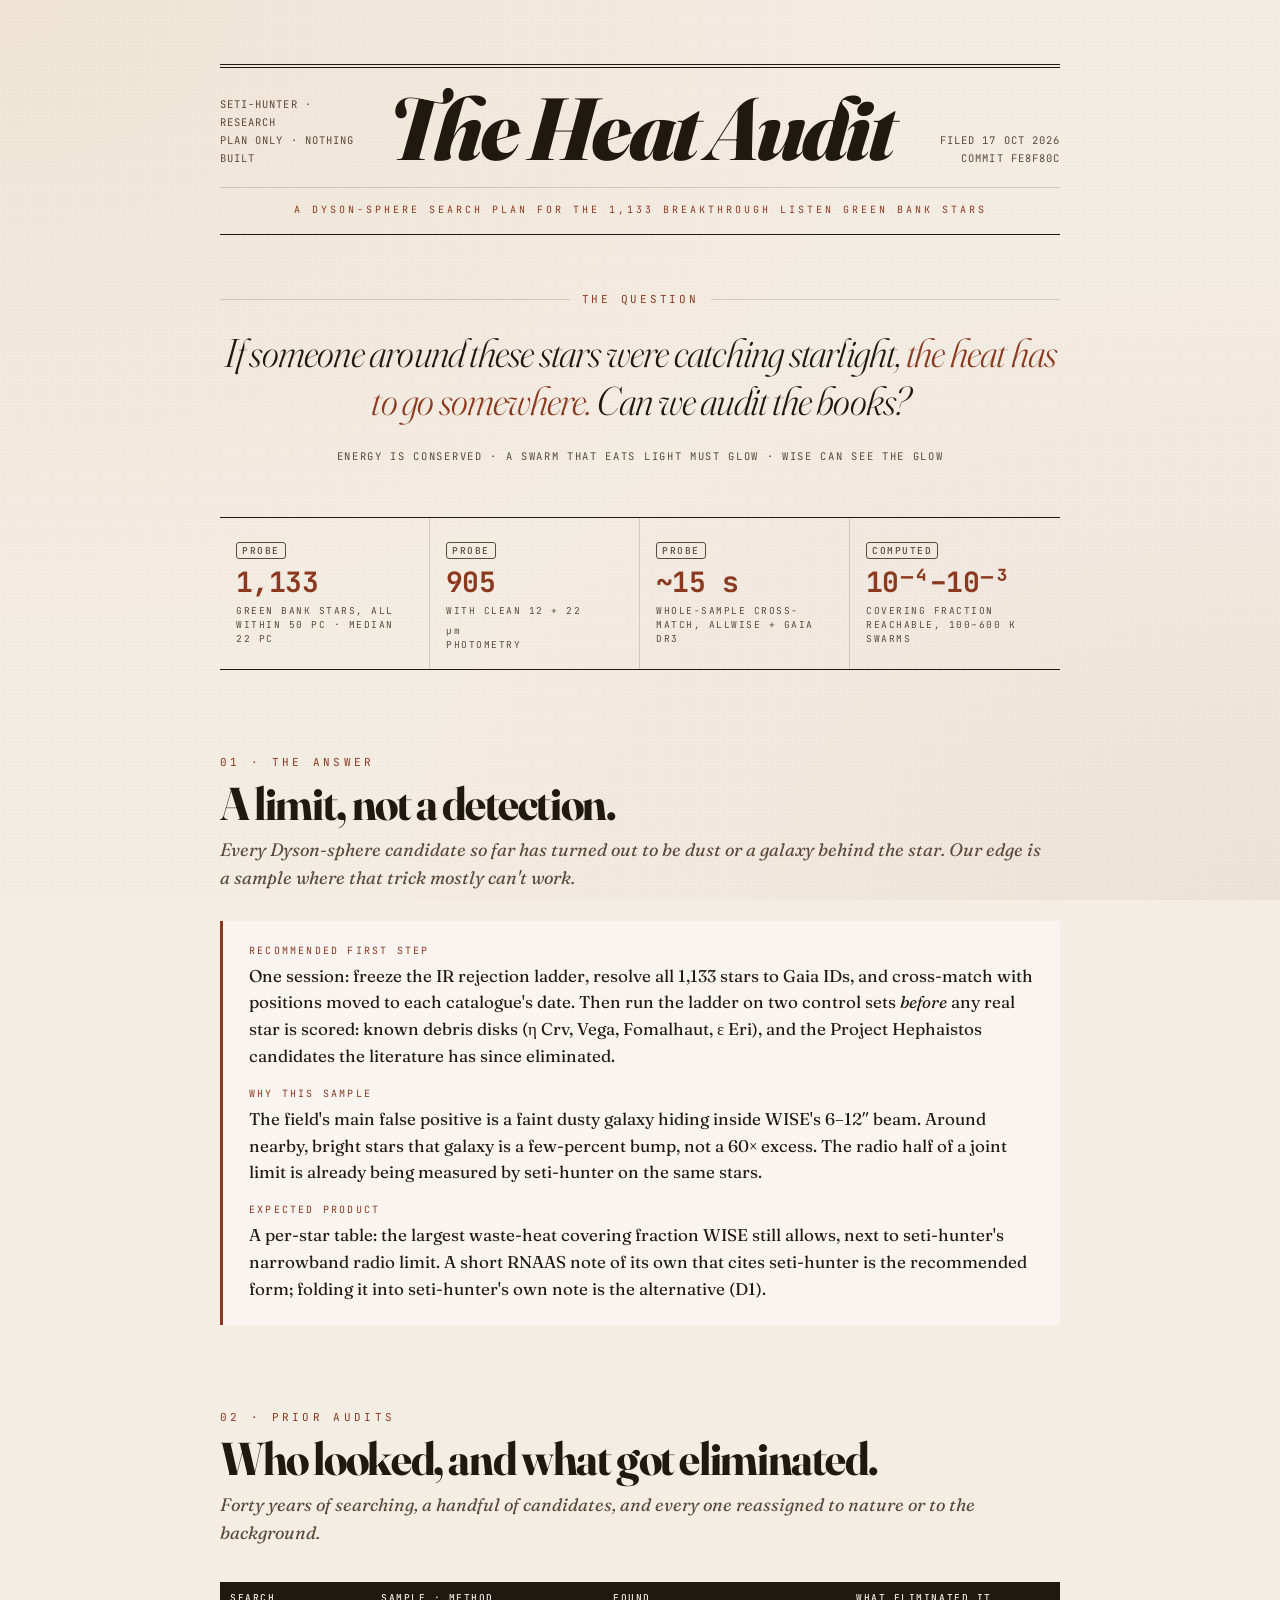
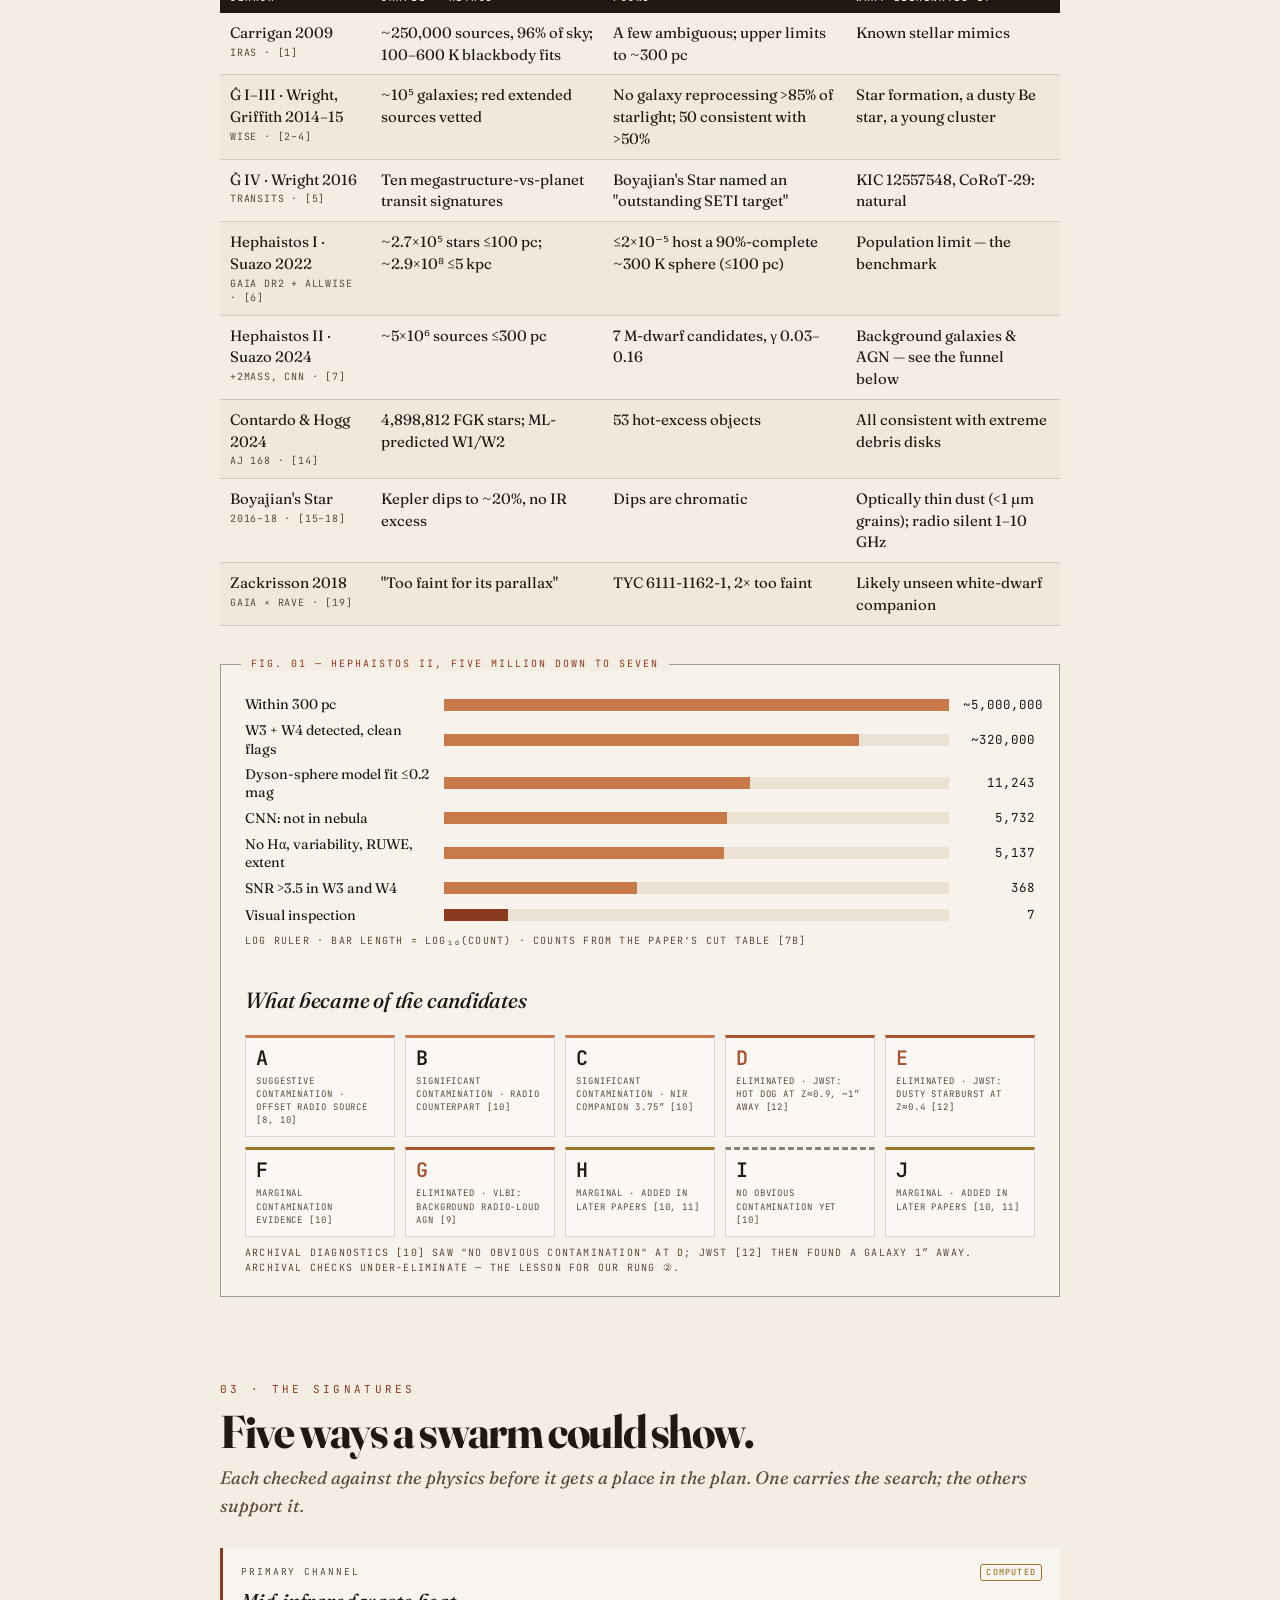
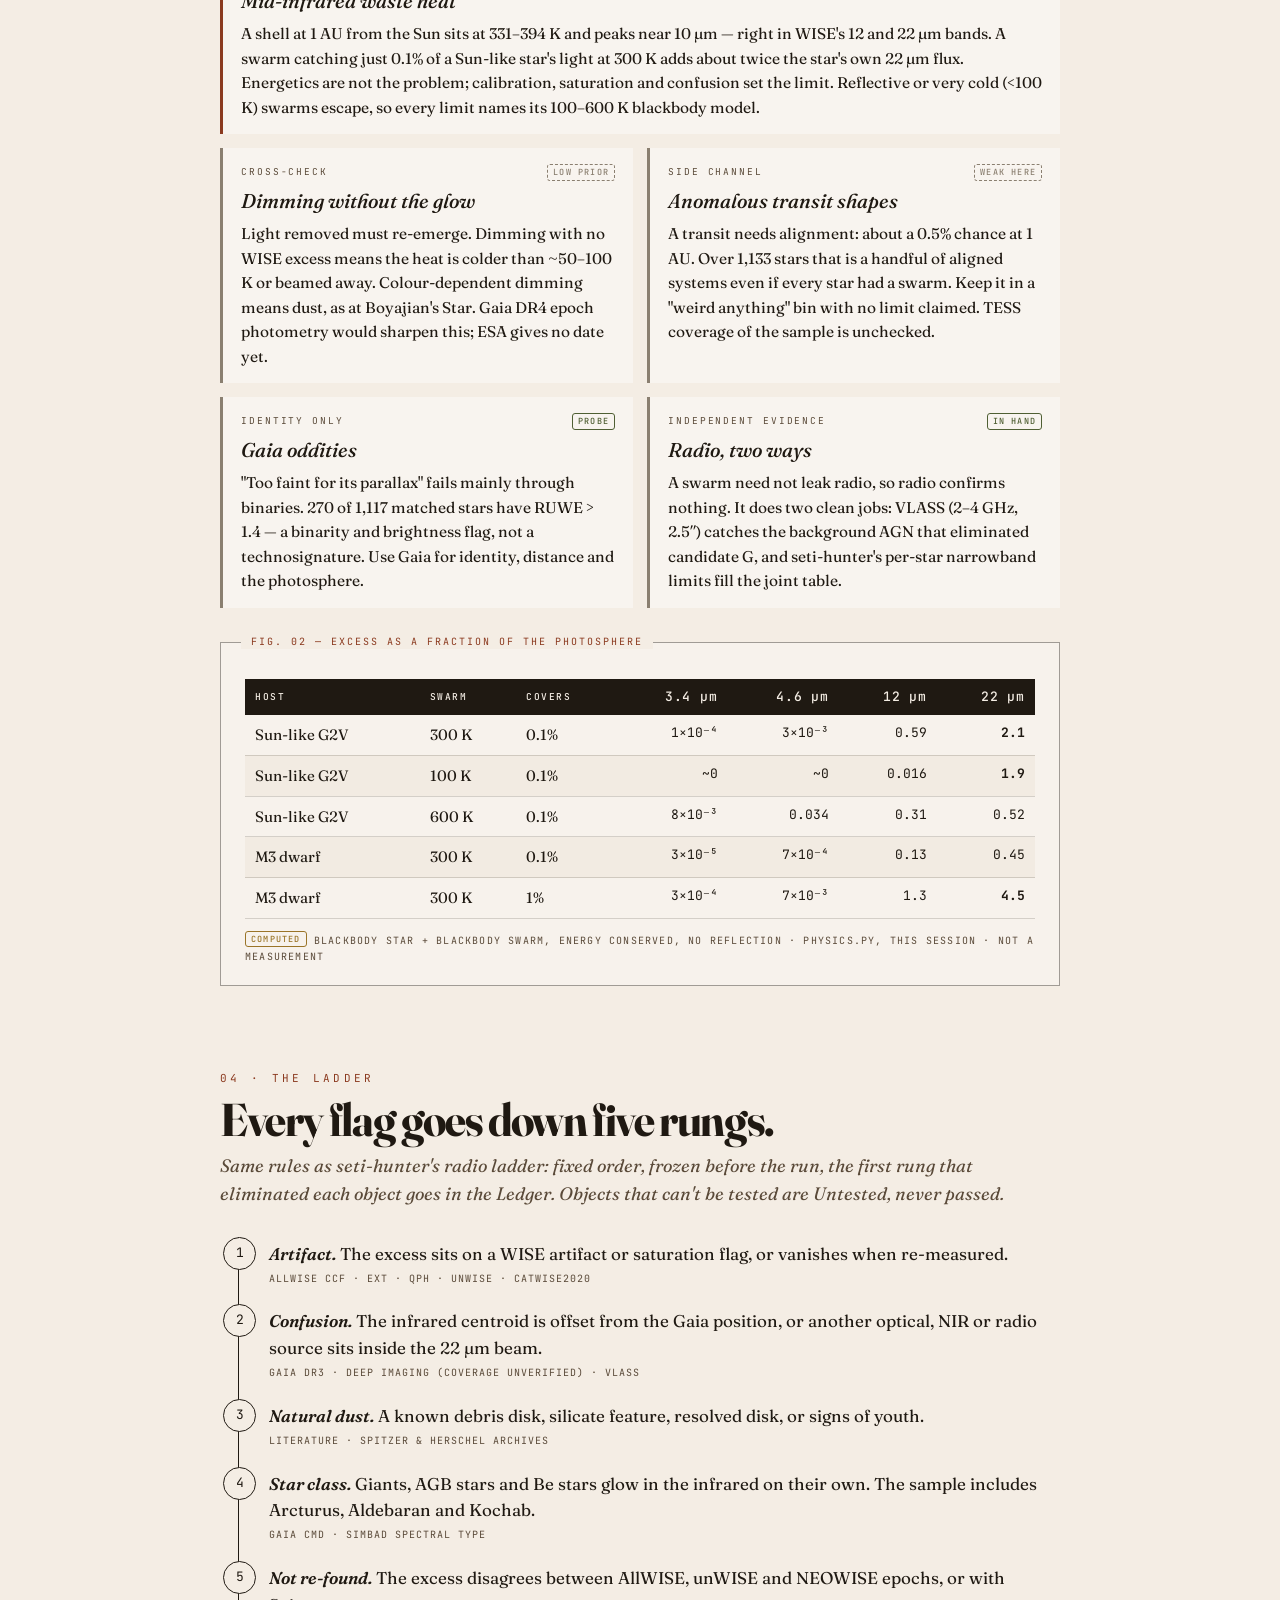
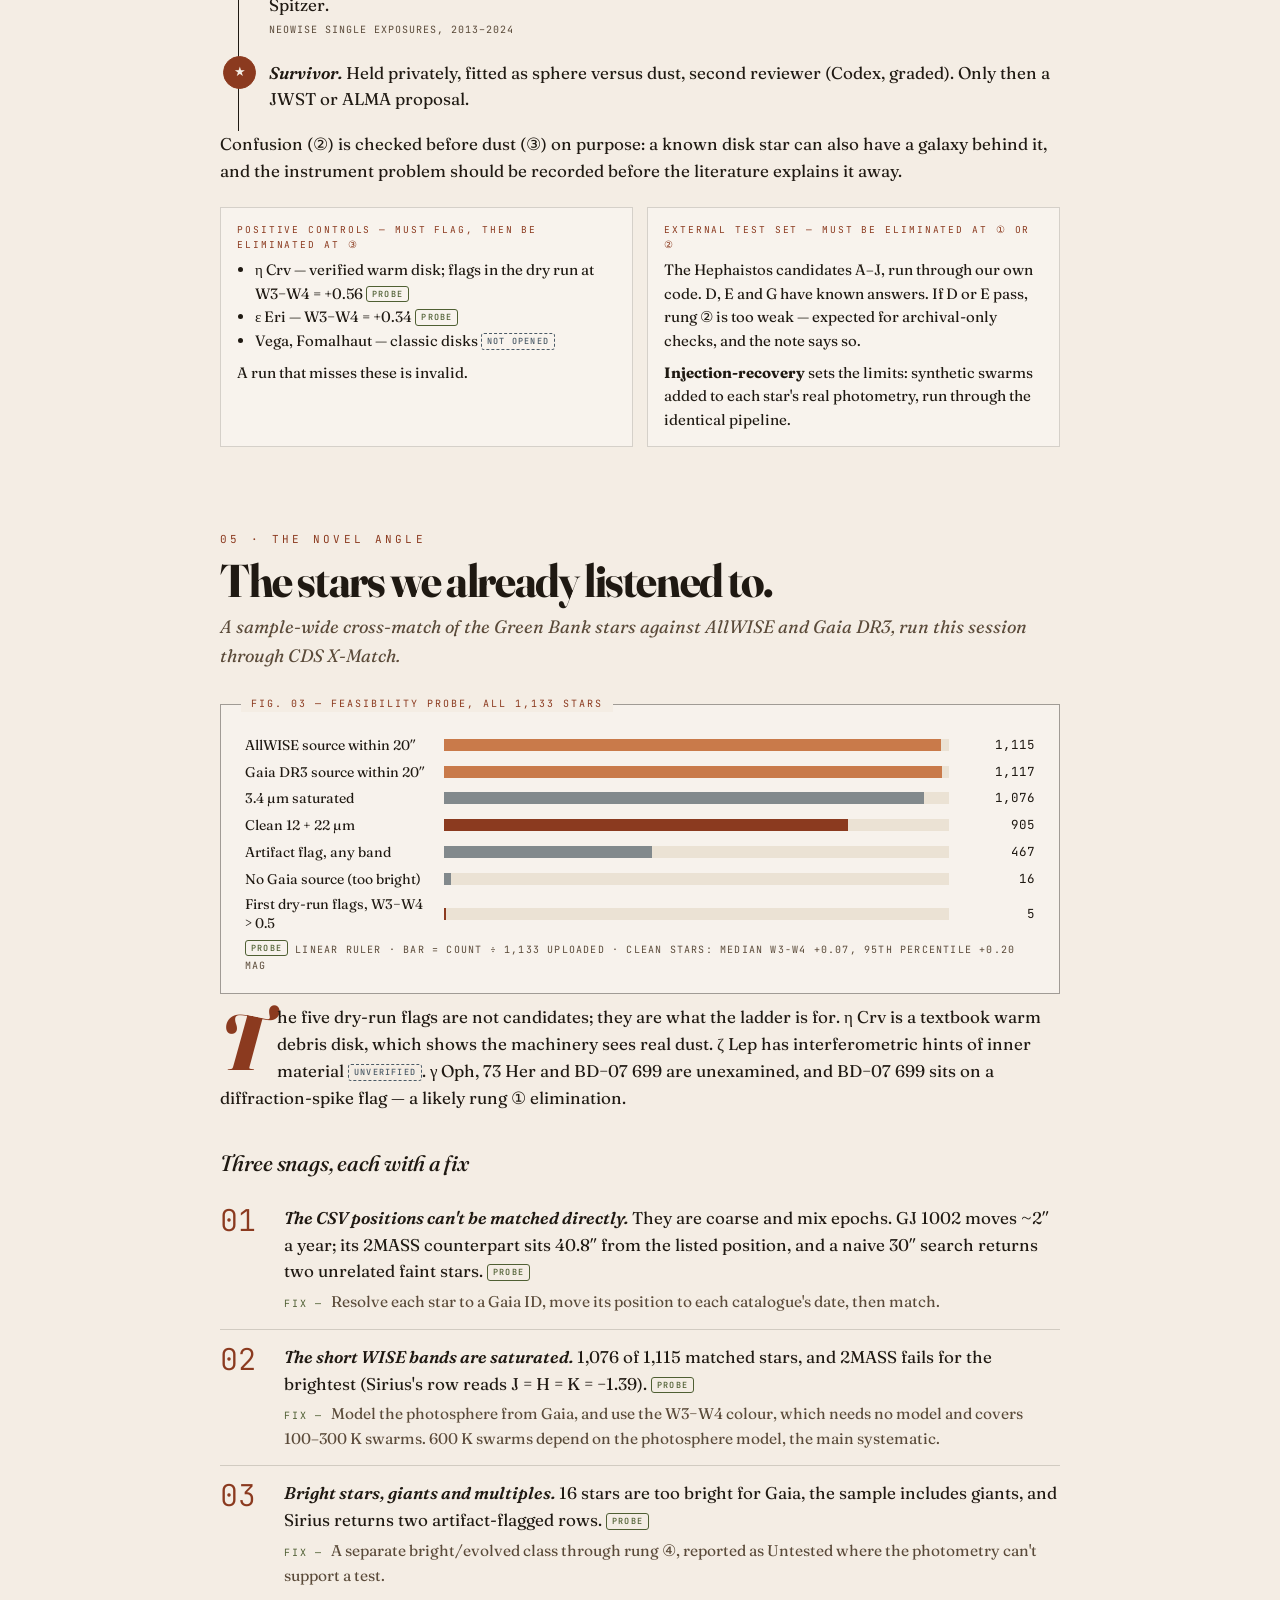
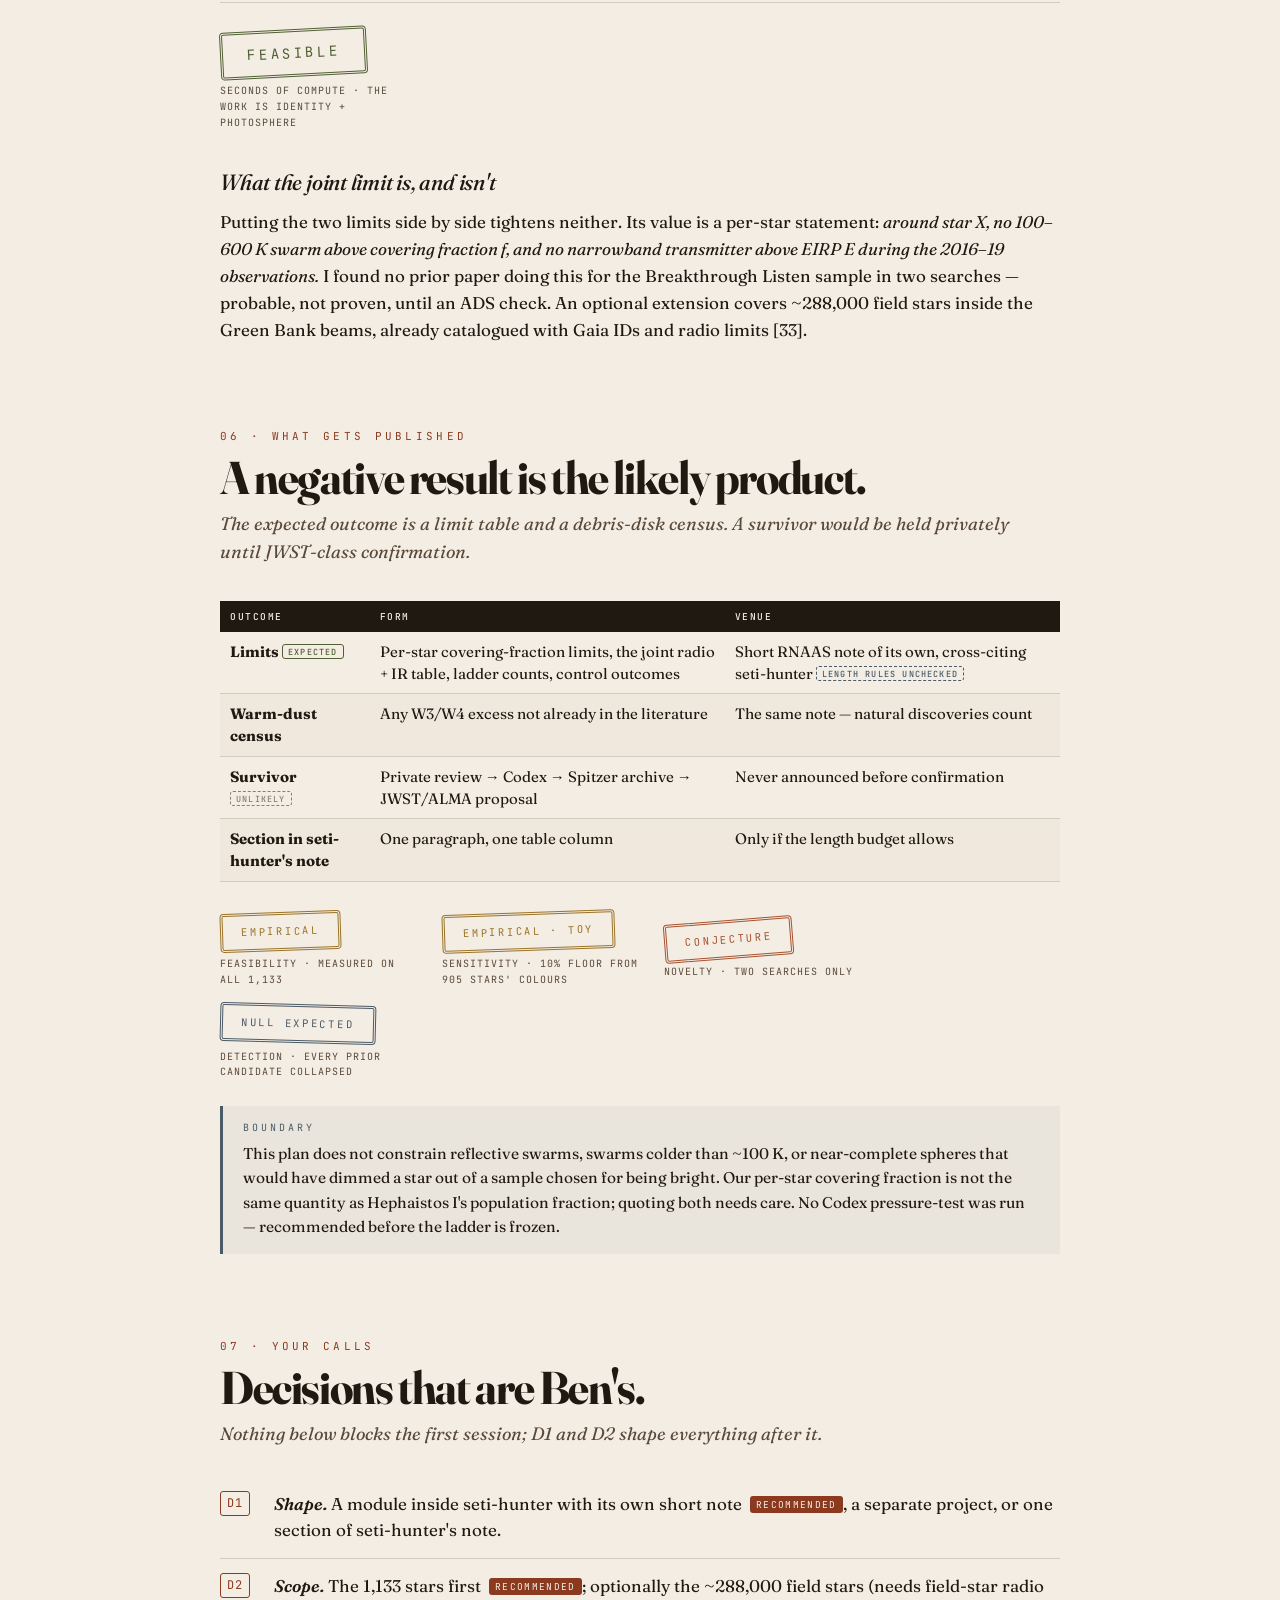
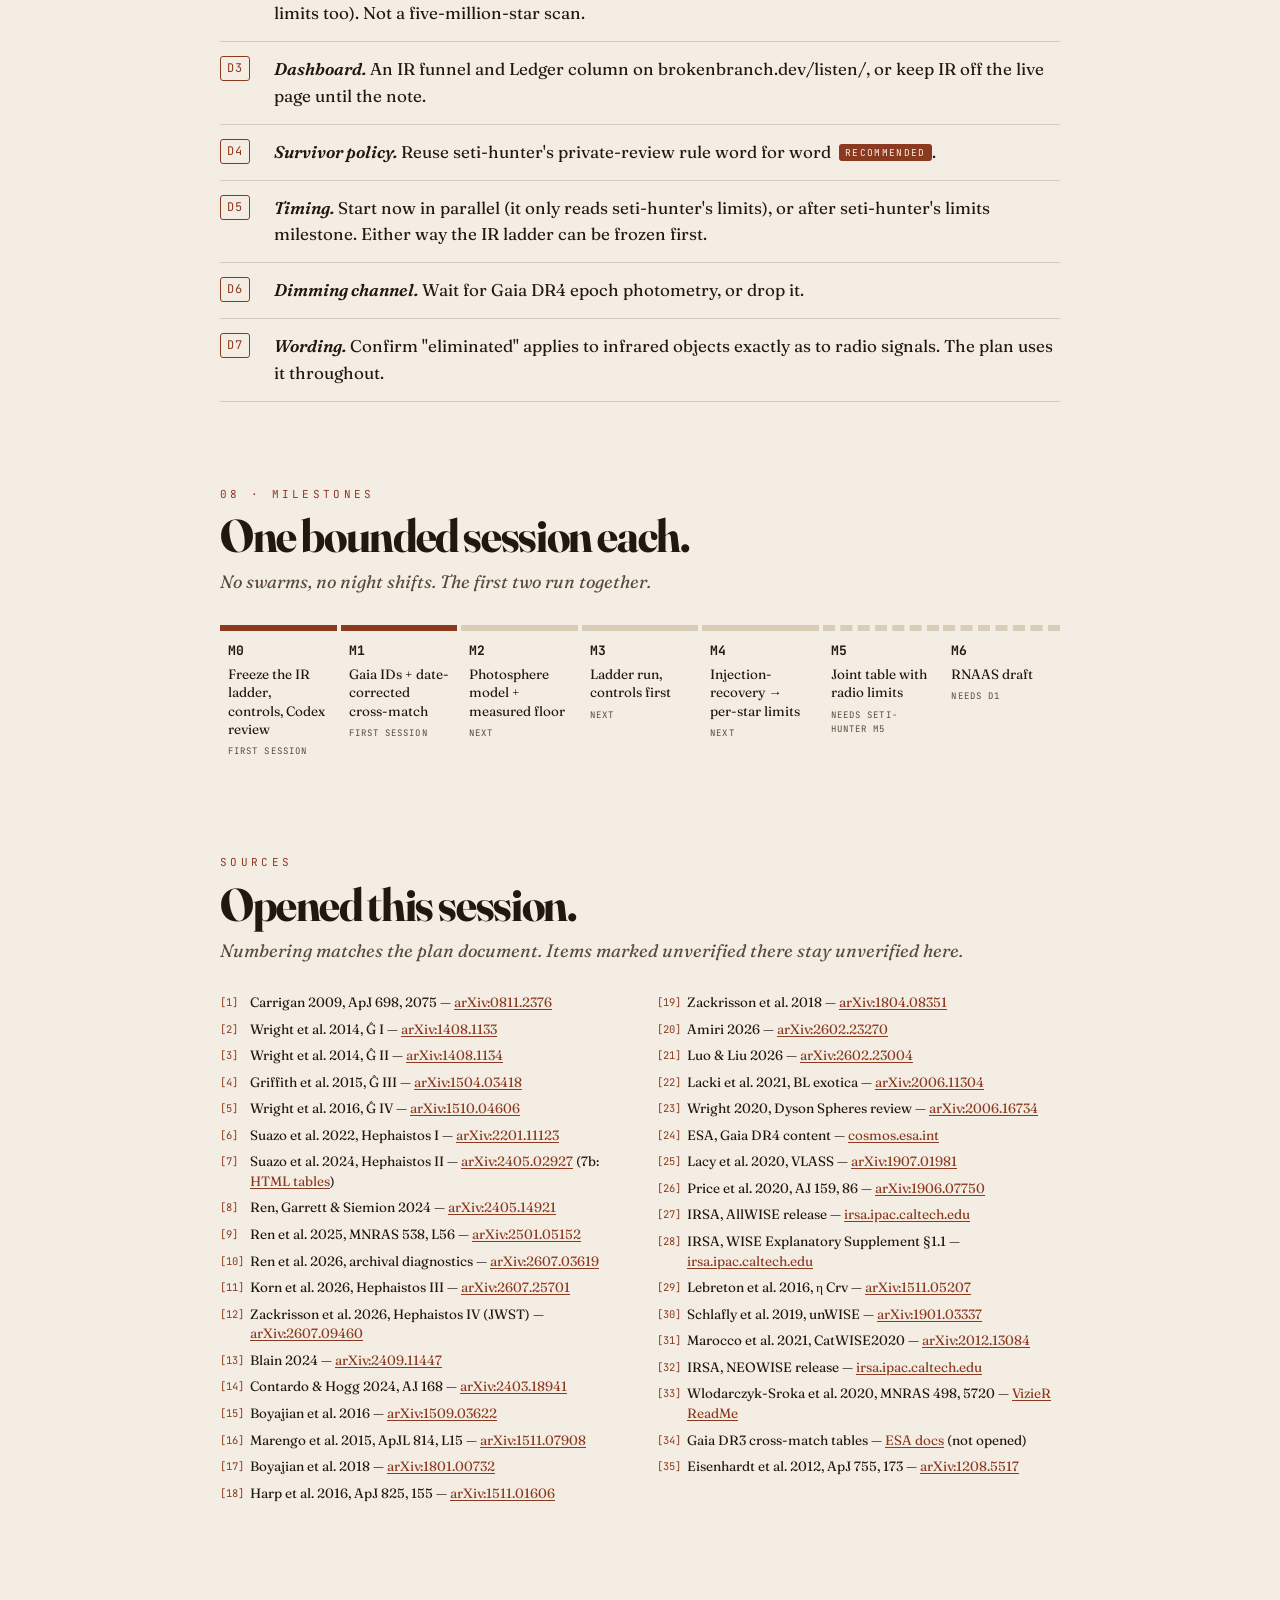
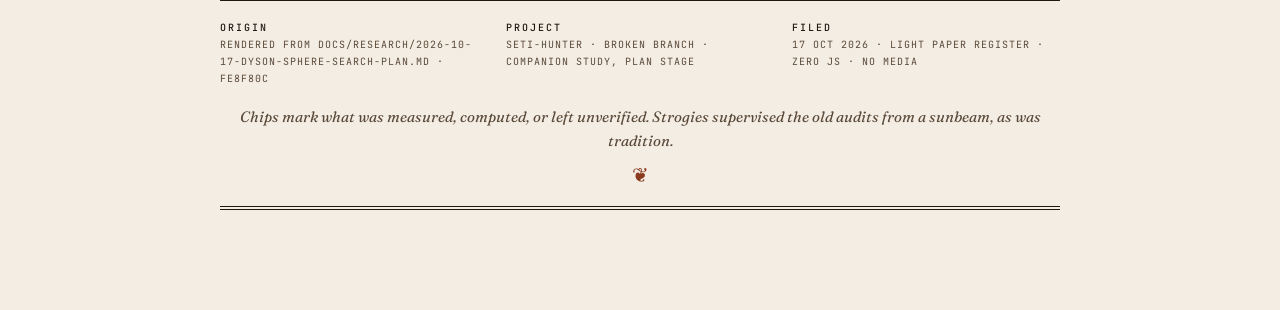
<file: docs/research/2026-10-17-dyson-sphere-search-plan.html>
<!DOCTYPE html>
<html lang="en">
<head>
<meta charset="UTF-8">
<meta name="viewport" content="width=device-width, initial-scale=1.0">
<title>The Heat Audit</title>
<!-- CONSUMER: Ben, one read, to decide whether the Dyson-sphere companion goes ahead (§07).
     SOURCE: docs/research/2026-10-17-dyson-sphere-search-plan.md (commit fe8f80c) — that file is canonical;
     this page is a reading render of it and adds no claims. Static, zero JS. -->
<link rel="icon" href="data:image/svg+xml,%3Csvg xmlns='http://www.w3.org/2000/svg' viewBox='0 0 32 32'%3E%3Crect width='32' height='32' fill='%23f4ede4'/%3E%3Ccircle cx='16' cy='16' r='5' fill='%238b3a1f'/%3E%3Ccircle cx='16' cy='16' r='11' fill='none' stroke='%238b3a1f' stroke-width='2' stroke-dasharray='5 3'/%3E%3C/svg%3E">
<link rel="preconnect" href="https://fonts.googleapis.com">
<link rel="preconnect" href="https://fonts.gstatic.com" crossorigin>
<link href="https://fonts.googleapis.com/css2?family=Fraunces:ital,opsz,wght@0,9..144,300..900;1,9..144,300..900&family=JetBrains+Mono:ital,wght@0,300..700;1,300..700&display=swap" rel="stylesheet">
<style>
  :root {
    --paper: #f4ede4;
    --paper-warm: #ebe2d4;
    --ink: #1f1912;
    --ink-soft: #5a4a39;
    --rule: #d9cdb8;
    --line: rgba(31,25,18,.16);
    --line-strong: rgba(31,25,18,.4);
    --rust: #8b3a1f;          /* the one load-bearing accent */
    --rust-soft: #c97a4a;
    --moss: #4f5f33;          /* semantic: held / feasible */
    --clay: #a8522e;          /* semantic: eliminated / snag */
    --gold: #9a7428;          /* semantic: empirical */
    --slate: #4a5a66;         /* semantic: boundary / unverified */
    --ash: #8a7f70;
    --serif: 'Fraunces', Georgia, serif;
    --mono: 'JetBrains Mono', 'Courier New', monospace;
  }
  * { box-sizing: border-box; margin: 0; padding: 0; }
  html { scroll-behavior: smooth; }
  body {
    background: var(--paper);
    color: var(--ink);
    font-family: var(--serif);
    font-weight: 400;
    font-size: 17px;
    line-height: 1.58;
    background-image:
      radial-gradient(ellipse at top left, rgba(198,151,73,.09), transparent 50%),
      radial-gradient(ellipse at bottom right, rgba(139,58,31,.06), transparent 50%);
    background-attachment: fixed;
    overflow-x: hidden;
  }
  body::before { content:""; position:fixed; inset:0; pointer-events:none; z-index:1; opacity:.7;
    background-image:
      repeating-linear-gradient(0deg, transparent 0 2px, rgba(10,9,8,.012) 2px 3px),
      repeating-linear-gradient(90deg, transparent 0 2px, rgba(10,9,8,.012) 2px 3px); }
  .wrap { max-width: 920px; margin: 0 auto; padding: 64px 40px 100px; position: relative; z-index: 2; }
  a { color: var(--rust); text-decoration-thickness: 1px; text-underline-offset: 2px; }
  em { font-style: italic; }
  .mono, .label { font-family: var(--mono); }
  code { font-family: var(--mono); font-size: .82em; color: var(--rust); background: rgba(139,58,31,.07); padding: 1px 5px; border-radius: 3px; }

  /* masthead */
  .masthead { border-top: 4px double var(--ink); border-bottom: 1px solid var(--ink); padding: 22px 0 16px;
    display: grid; grid-template-columns: 1fr auto 1fr; gap: 20px; align-items: end; margin-bottom: 56px; }
  .mh-side { font-family: var(--mono); font-size: 10.5px; letter-spacing: .1em; text-transform: uppercase; color: var(--ink-soft); line-height: 1.7; }
  .mh-side.r { text-align: right; }
  .mh-title { font-weight: 800; font-style: italic; font-size: clamp(46px, 8vw, 88px); line-height: .88; letter-spacing: -.04em;
    font-variation-settings: "opsz" 144; text-align: center; }
  .mh-sub { grid-column: 1 / -1; text-align: center; font-family: var(--mono); font-size: 10px; letter-spacing: .3em;
    text-transform: uppercase; color: var(--rust); padding-top: 14px; border-top: 1px solid var(--line); }

  /* hero */
  .eyebrow { font-family: var(--mono); font-size: 11px; letter-spacing: .25em; text-transform: uppercase; color: var(--rust);
    display: flex; align-items: center; gap: 12px; margin-bottom: 20px; }
  .eyebrow::before, .eyebrow::after { content:""; flex:1; height:1px; background: var(--line); }
  .hero-q { font-weight: 300; font-style: italic; font-size: clamp(26px, 3.8vw, 40px); line-height: 1.22; letter-spacing: -.02em;
    text-align: center; font-variation-settings: "opsz" 96; }
  .hero-q em { color: var(--rust); }
  .hero-a { text-align: center; font-family: var(--mono); font-size: 10.5px; letter-spacing: .16em; text-transform: uppercase; color: var(--ink-soft); margin-top: 22px; }

  /* stat strip */
  .stats { display: grid; grid-template-columns: repeat(4, 1fr); border-top: 1px solid var(--ink); border-bottom: 1px solid var(--ink); margin: 52px 0 0; }
  .stat { padding: 18px 16px 16px; border-right: 1px solid var(--line); position: relative; }
  .stat:last-child { border-right: 0; }
  .stat b { display: block; font-family: var(--mono); font-weight: 700; font-size: 28px; letter-spacing: -.02em; color: var(--rust); line-height: 1.1; }
  .stat span { display: block; font-family: var(--mono); font-size: 9.5px; letter-spacing: .16em; text-transform: uppercase; color: var(--ink-soft); margin-top: 6px; line-height: 1.5; }
  .stat .chip { display: table; margin-bottom: 8px; }

  /* chips — epistemic vocabulary */
  .chip { display: inline-block; font-family: var(--mono); font-size: 8.5px; letter-spacing: .14em; text-transform: uppercase;
    border: 1px solid currentColor; padding: 1px 5px 0; border-radius: 3px; vertical-align: 2px; white-space: nowrap; font-style: normal; font-weight: 500; }
  .c-probe { color: var(--moss); }
  .c-comp { color: var(--gold); }
  .c-unv { color: var(--slate); border-style: dashed; }
  .c-elim { color: var(--clay); }
  .c-held { color: var(--moss); }
  .c-ash { color: var(--ash); border-style: dashed; }

  /* sections */
  .sec { margin: 84px 0 0; }
  .sec-num { font-family: var(--mono); font-size: 11px; letter-spacing: .3em; color: var(--rust); text-transform: uppercase; margin-bottom: 10px; }
  .sec h2 { font-weight: 700; font-size: clamp(30px, 4.2vw, 46px); line-height: 1.02; letter-spacing: -.03em; font-variation-settings: "opsz" 144; }
  .sec .blurb { font-style: italic; color: var(--ink-soft); font-size: 18px; margin: 8px 0 28px; max-width: 46em; }
  .sec p + p { margin-top: 14px; }
  h3 { font-style: italic; font-weight: 500; font-size: 22px; letter-spacing: -.01em; margin: 34px 0 10px; font-variation-settings: "opsz" 72; }

  .dropcap::first-letter { float: left; font-size: 4.6em; line-height: .82; padding: 6px 10px 0 0; font-weight: 900; font-style: italic; color: var(--rust); font-variation-settings: "opsz" 144; }

  /* verdict block */
  .verdict { border-left: 3px solid var(--rust); background: rgba(255,255,255,.42); padding: 22px 26px; margin-top: 8px; }
  .verdict p { margin: 0; }
  .verdict .k { font-family: var(--mono); font-size: 10px; letter-spacing: .22em; text-transform: uppercase; color: var(--rust); display: block; margin-bottom: 4px; }
  .verdict p + p { margin-top: 16px; }

  /* tables */
  table { width: 100%; border-collapse: collapse; margin: 6px 0 4px; font-size: 15px; }
  thead th { background: var(--ink); color: var(--paper); font-family: var(--mono); font-weight: 500; font-size: 9.5px; letter-spacing: .16em;
    text-transform: uppercase; text-align: left; padding: 8px 10px; }
  tbody td { padding: 9px 10px; border-bottom: 1px solid var(--line); vertical-align: top; line-height: 1.45; }
  tbody tr:nth-child(even) td { background: rgba(235,226,212,.45); }
  th.nt { text-transform: none; letter-spacing: .06em; }
  td.n, th.n { font-family: var(--mono); font-size: 13px; text-align: right; white-space: nowrap; }
  td .who { font-family: var(--mono); font-size: 10px; letter-spacing: .08em; color: var(--ink-soft); display: block; margin-top: 2px; text-transform: uppercase; }
  .tblwrap { overflow-x: auto; }
  .caption { font-family: var(--mono); font-size: 10px; letter-spacing: .12em; text-transform: uppercase; color: var(--ink-soft); margin-top: 8px; }

  /* figure frame */
  .fig { position: relative; border: 1px solid var(--line-strong); padding: 30px 24px 20px; margin: 34px 0 10px; background: rgba(255,255,255,.3); }
  .fig > .fig-label { position: absolute; top: -9px; left: 20px; background: var(--paper); padding: 0 10px; font-family: var(--mono);
    font-size: 10px; letter-spacing: .2em; color: var(--rust); text-transform: uppercase; }

  /* log funnel bars */
  .bars { display: grid; grid-template-columns: minmax(150px, 2.2fr) 6fr 72px; gap: 7px 14px; align-items: center; }
  .bars .lbl { font-size: 14px; line-height: 1.3; }
  .bars .track { height: 12px; background: var(--paper-warm); position: relative; }
  .bars .fill { position: absolute; inset: 0 auto 0 0; background: var(--rust-soft); }
  .bars .fill.hot { background: var(--rust); }
  .bars .fill.cool { background: var(--slate); opacity: .65; }
  .bars .num { font-family: var(--mono); font-size: 12.5px; text-align: right; }

  /* candidate tiles */
  .tiles { display: grid; grid-template-columns: repeat(5, 1fr); gap: 10px; margin-top: 18px; }
  .tile { border: 1px solid var(--line); border-top: 3px solid var(--ash); padding: 10px 10px 9px; background: rgba(255,255,255,.4); }
  .tile b { font-family: var(--mono); font-size: 20px; font-weight: 600; display: block; line-height: 1; }
  .tile span { font-family: var(--mono); font-size: 9px; letter-spacing: .1em; text-transform: uppercase; color: var(--ink-soft); display: block; margin-top: 7px; line-height: 1.45; }
  .tile.elim { border-top-color: var(--clay); } .tile.elim b { color: var(--clay); }
  .tile.strong { border-top-color: var(--rust-soft); }
  .tile.weak { border-top-color: var(--gold); }
  .tile.none { border-top-color: var(--ash); border-top-style: dashed; }

  /* signature cards */
  .cards { display: grid; grid-template-columns: 1fr 1fr; gap: 14px; }
  .card { border-left: 3px solid var(--ash); background: rgba(255,255,255,.4); padding: 16px 18px 14px; transition: background .12s ease-out; }
  .card:hover { background: rgba(255,255,255,.78); }
  .card.primary { border-left-color: var(--rust); grid-column: 1 / -1; }
  .card .k { font-family: var(--mono); font-size: 9.5px; letter-spacing: .2em; text-transform: uppercase; color: var(--ink-soft); display: flex; justify-content: space-between; gap: 8px; }
  .card h4 { font-style: italic; font-weight: 500; font-size: 20px; margin: 4px 0 6px; font-variation-settings: "opsz" 48; }
  .card p { font-size: 15.5px; }

  /* ladder */
  .ladder { list-style: none; border-left: 1px solid var(--ink); margin: 6px 0 0 18px; }
  .ladder li { position: relative; padding: 4px 0 18px 30px; }
  .ladder li::before { content: attr(data-r); position: absolute; left: -16px; top: 0; width: 31px; height: 31px; border-radius: 50%;
    background: var(--paper); border: 1px solid var(--ink); font-family: var(--mono); font-size: 13px; text-align: center; line-height: 30px; }
  .ladder li b { font-style: italic; font-weight: 600; }
  .ladder li .src { display: block; font-family: var(--mono); font-size: 10px; letter-spacing: .1em; text-transform: uppercase; color: var(--ink-soft); margin-top: 3px; }
  .ladder li.end::before { content: "★"; background: var(--rust); color: var(--paper); border-color: var(--rust); }

  /* controls */
  .two { display: grid; grid-template-columns: 1fr 1fr; gap: 14px; margin-top: 22px; }
  .box { border: 1px solid var(--line); padding: 14px 16px; background: rgba(255,255,255,.35); }
  .box .k { font-family: var(--mono); font-size: 9.5px; letter-spacing: .2em; text-transform: uppercase; color: var(--rust); display: block; margin-bottom: 6px; }
  .box p, .box li { font-size: 15px; }
  .box ul { padding-left: 18px; }

  /* snags */
  .moves { counter-reset: mv; list-style: none; }
  .moves li { counter-increment: mv; display: grid; grid-template-columns: 56px 1fr; gap: 8px; padding: 14px 0; border-bottom: 1px solid var(--line); }
  .moves li::before { content: counter(mv, decimal-leading-zero); font-family: var(--mono); font-size: 30px; color: var(--rust); font-weight: 300; line-height: 1; }
  .moves b { font-style: italic; font-weight: 600; }
  .moves .fix { display: block; margin-top: 5px; font-size: 15.5px; color: var(--ink-soft); }
  .moves .fix::before { content: "FIX — "; font-family: var(--mono); font-size: 10px; letter-spacing: .18em; color: var(--moss); }

  /* stamps */
  .stamps { display: flex; flex-wrap: wrap; gap: 16px 22px; margin: 26px 0 6px; align-items: center; }
  .stamp { display: inline-block; padding: 8px 18px; border: 3px double; border-radius: 4px; font-family: var(--mono); font-size: 10.5px;
    letter-spacing: .26em; text-transform: uppercase; transform: rotate(-2deg); }
  .stamp.feasible { color: var(--moss); border-color: var(--moss); font-size: 14px; padding: 10px 24px; transform: rotate(-3deg); }
  .stamp.emp { color: var(--gold); border-color: var(--gold); }
  .stamp.conj { color: var(--clay); border-color: var(--clay); transform: rotate(-4.5deg); }
  .stamp.null { color: var(--slate); border-color: var(--slate); transform: rotate(1.5deg); }
  .stamp-note { font-family: var(--mono); font-size: 10px; letter-spacing: .1em; text-transform: uppercase; color: var(--ink-soft); display: block; margin-top: 6px; transform: none; }
  .stampcell { display: flex; flex-direction: column; align-items: flex-start; max-width: 200px; }

  /* boundary */
  .boundary { border-left: 3px solid var(--slate); padding: 14px 20px; background: rgba(74,90,102,.06); margin-top: 26px; }
  .boundary .k { font-family: var(--mono); font-size: 10px; letter-spacing: .3em; color: var(--slate); text-transform: uppercase; display: block; margin-bottom: 6px; }
  .boundary p { font-size: 15.5px; }

  /* decisions */
  .decisions { list-style: none; counter-reset: d; }
  .decisions li { counter-increment: d; position: relative; padding: 14px 0 14px 54px; border-bottom: 1px solid var(--line); }
  .decisions li::before { content: "D" counter(d); position: absolute; left: 0; top: 14px; font-family: var(--mono); font-size: 12px; letter-spacing: .1em;
    border: 1px solid var(--rust); color: var(--rust); padding: 2px 6px; border-radius: 3px; }
  .decisions b { font-style: italic; font-weight: 600; }
  .rec { font-family: var(--mono); font-size: 9.5px; letter-spacing: .14em; text-transform: uppercase; color: var(--paper); background: var(--rust); padding: 2px 6px; border-radius: 3px; margin-left: 4px; vertical-align: 2px; white-space: nowrap; }

  /* milestone rail */
  .rail { display: grid; grid-template-columns: repeat(7, 1fr); gap: 4px; margin-top: 10px; }
  .seg { padding: 10px 8px 12px; border-top: 6px solid var(--rule); }
  .seg.first { border-top-color: var(--rust); }
  .seg.gated { border-top-color: var(--rule); border-top-style: dashed; }
  .seg b { font-family: var(--mono); font-size: 13px; display: block; }
  .seg span { font-size: 13.5px; line-height: 1.35; display: block; margin-top: 4px; }
  .seg i { font-family: var(--mono); font-style: normal; font-size: 9px; letter-spacing: .12em; text-transform: uppercase; color: var(--ink-soft); display: block; margin-top: 6px; }

  /* sources */
  .sources { columns: 2; column-gap: 34px; font-size: 13.5px; line-height: 1.45; list-style: none; counter-reset: s; }
  .sources li { counter-increment: s; break-inside: avoid; padding: 0 0 7px 30px; position: relative; }
  .sources li::before { content: "[" counter(s) "]"; position: absolute; left: 0; font-family: var(--mono); font-size: 10.5px; color: var(--rust); top: 2px; }
  .sources a { word-break: break-word; }

  /* footer */
  footer { margin-top: 90px; border-top: 1px solid var(--ink); border-bottom: 4px double var(--ink); padding: 18px 0 16px; }
  .colophon { display: grid; grid-template-columns: repeat(3, 1fr); gap: 18px; font-family: var(--mono); font-size: 10px; letter-spacing: .1em; text-transform: uppercase; color: var(--ink-soft); line-height: 1.7; }
  .colophon b { color: var(--ink); font-weight: 500; display: block; letter-spacing: .2em; }
  .signoff { text-align: center; font-style: italic; color: var(--ink-soft); font-size: 15px; margin-top: 18px; }
  .endmark { text-align: center; color: var(--rust); font-size: 20px; margin-top: 6px; }

  @media (max-width: 820px) {
    .wrap { padding: 40px 18px 70px; }
    .masthead { grid-template-columns: 1fr; text-align: center; }
    .mh-side, .mh-side.r { text-align: center; }
    .stats { grid-template-columns: 1fr 1fr; }
    .stat:nth-child(2) { border-right: 0; }
    .stat:nth-child(-n+2) { border-bottom: 1px solid var(--line); }
    .cards, .two { grid-template-columns: 1fr; }
    .tiles { grid-template-columns: repeat(2, 1fr); }
    .rail { grid-template-columns: 1fr 1fr; }
    .bars { grid-template-columns: 1fr auto; grid-auto-flow: dense; row-gap: 4px; }
    .bars .num { grid-column: 2; }
    .bars .track { grid-column: 1 / -1; order: 0; }
    .sources { columns: 1; }
    .colophon { grid-template-columns: 1fr; }
  }
  @media print {
    body { background: #fff; } body::before { display: none; }
    .sec { break-inside: avoid-page; }
  }
</style>
</head>
<body>
<div class="wrap">

<header class="masthead">
  <div class="mh-side">seti-hunter · research<br>Plan only · nothing built</div>
  <div class="mh-title">The Heat Audit</div>
  <div class="mh-side r">Filed 17 Oct 2026<br>commit fe8f80c</div>
  <div class="mh-sub">A Dyson-sphere search plan for the 1,133 Breakthrough Listen Green Bank stars</div>
</header>

<section>
  <div class="eyebrow">The question</div>
  <p class="hero-q">If someone around these stars were catching starlight, <em>the heat has to go somewhere.</em> Can we audit the books?</p>
  <p class="hero-a">Energy is conserved · a swarm that eats light must glow · WISE can see the glow</p>

  <div class="stats">
    <div class="stat"><span class="chip c-probe">probe</span><b>1,133</b><span>Green Bank stars, all within 50 pc · median 22 pc</span></div>
    <div class="stat"><span class="chip c-probe">probe</span><b>905</b><span>with clean 12 + 22 <span style="text-transform:none">µm</span> photometry</span></div>
    <div class="stat"><span class="chip c-probe">probe</span><b>~15 s</b><span>whole-sample cross-match, AllWISE + Gaia DR3</span></div>
    <div class="stat"><span class="chip c-comp">computed</span><b>10⁻⁴–10⁻³</b><span>covering fraction reachable, 100–600 K swarms</span></div>
  </div>
</section>

<!-- 01 -->
<section class="sec" id="s1">
  <div class="sec-num">01 · The answer</div>
  <h2>A limit, not a detection.</h2>
  <p class="blurb">Every Dyson-sphere candidate so far has turned out to be dust or a galaxy behind the star. Our edge is a sample where that trick mostly can't work.</p>
  <div class="verdict">
    <p><span class="k">Recommended first step</span>One session: freeze the IR rejection ladder, resolve all 1,133 stars to Gaia IDs, and cross-match with positions moved to each catalogue's date. Then run the ladder on two control sets <em>before</em> any real star is scored: known debris disks (η Crv, Vega, Fomalhaut, ε Eri), and the Project Hephaistos candidates the literature has since eliminated.</p>
    <p><span class="k">Why this sample</span>The field's main false positive is a faint dusty galaxy hiding inside WISE's 6–12″ beam. Around nearby, bright stars that galaxy is a few-percent bump, not a 60× excess. The radio half of a joint limit is already being measured by seti-hunter on the same stars.</p>
    <p><span class="k">Expected product</span>A per-star table: the largest waste-heat covering fraction WISE still allows, next to seti-hunter's narrowband radio limit. A short RNAAS note of its own that cites seti-hunter is the recommended form; folding it into seti-hunter's own note is the alternative (D1).</p>
  </div>
</section>

<!-- 02 -->
<section class="sec" id="s2">
  <div class="sec-num">02 · Prior audits</div>
  <h2>Who looked, and what got eliminated.</h2>
  <p class="blurb">Forty years of searching, a handful of candidates, and every one reassigned to nature or to the background.</p>

  <div class="tblwrap">
  <table>
    <thead><tr><th>Search</th><th>Sample · method</th><th>Found</th><th>What eliminated it</th></tr></thead>
    <tbody>
      <tr><td>Carrigan 2009 <span class="who">IRAS · [1]</span></td><td>~250,000 sources, 96% of sky; 100–600 K blackbody fits</td><td>A few ambiguous; upper limits to ~300 pc</td><td>Known stellar mimics</td></tr>
      <tr><td>Ĝ I–III · Wright, Griffith 2014–15 <span class="who">WISE · [2–4]</span></td><td>~10⁵ galaxies; red extended sources vetted</td><td>No galaxy reprocessing &gt;85% of starlight; 50 consistent with &gt;50%</td><td>Star formation, a dusty Be star, a young cluster</td></tr>
      <tr><td>Ĝ IV · Wright 2016 <span class="who">transits · [5]</span></td><td>Ten megastructure-vs-planet transit signatures</td><td>Boyajian's Star named an "outstanding SETI target"</td><td>KIC 12557548, CoRoT-29: natural</td></tr>
      <tr><td>Hephaistos I · Suazo 2022 <span class="who">Gaia DR2 + AllWISE · [6]</span></td><td>~2.7×10⁵ stars ≤100 pc; ~2.9×10⁸ ≤5 kpc</td><td>≤2×10⁻⁵ host a 90%-complete ~300 K sphere (≤100 pc)</td><td>Population limit — the benchmark</td></tr>
      <tr><td>Hephaistos II · Suazo 2024 <span class="who">+2MASS, CNN · [7]</span></td><td>~5×10⁶ sources ≤300 pc</td><td>7 M-dwarf candidates, γ 0.03–0.16</td><td>Background galaxies &amp; AGN — see the funnel below</td></tr>
      <tr><td>Contardo &amp; Hogg 2024 <span class="who">AJ 168 · [14]</span></td><td>4,898,812 FGK stars; ML-predicted W1/W2</td><td>53 hot-excess objects</td><td>All consistent with extreme debris disks</td></tr>
      <tr><td>Boyajian's Star <span class="who">2016–18 · [15–18]</span></td><td>Kepler dips to ~20%, no IR excess</td><td>Dips are chromatic</td><td>Optically thin dust (&lt;1 µm grains); radio silent 1–10 GHz</td></tr>
      <tr><td>Zackrisson 2018 <span class="who">Gaia × RAVE · [19]</span></td><td>"Too faint for its parallax"</td><td>TYC 6111-1162-1, 2× too faint</td><td>Likely unseen white-dwarf companion</td></tr>
    </tbody>
  </table>
  </div>

  <div class="fig">
    <span class="fig-label">Fig. 01 — Hephaistos II, five million down to seven</span>
    <div class="bars">
      <!-- MARK: width = log10(n) / log10(5e6). Ruler is LOG. Counts from [7b]. -->
      <div class="lbl">Within 300 pc</div><div class="track"><div class="fill" style="width:100%"></div></div><div class="num">~5,000,000</div>
      <div class="lbl">W3 + W4 detected, clean flags</div><div class="track"><div class="fill" style="width:82.2%"></div></div><div class="num">~320,000</div>
      <div class="lbl">Dyson-sphere model fit ≤0.2 mag</div><div class="track"><div class="fill" style="width:60.5%"></div></div><div class="num">11,243</div>
      <div class="lbl">CNN: not in nebula</div><div class="track"><div class="fill" style="width:56.1%"></div></div><div class="num">5,732</div>
      <div class="lbl">No Hα, variability, RUWE, extent</div><div class="track"><div class="fill" style="width:55.4%"></div></div><div class="num">5,137</div>
      <div class="lbl">SNR &gt;3.5 in W3 and W4</div><div class="track"><div class="fill" style="width:38.3%"></div></div><div class="num">368</div>
      <div class="lbl">Visual inspection</div><div class="track"><div class="fill hot" style="width:12.6%"></div></div><div class="num">7</div>
    </div>
    <p class="caption">Log ruler · bar length = log₁₀(count) · counts from the paper's cut table [7b]</p>

    <h3>What became of the candidates</h3>
    <div class="tiles">
      <div class="tile strong"><b>A</b><span>Suggestive contamination · offset radio source [8, 10]</span></div>
      <div class="tile strong"><b>B</b><span>Significant contamination · radio counterpart [10]</span></div>
      <div class="tile strong"><b>C</b><span>Significant contamination · NIR companion 3.75″ [10]</span></div>
      <div class="tile elim"><b>D</b><span>Eliminated · JWST: Hot DOG at z≈0.9, ~1″ away [12]</span></div>
      <div class="tile elim"><b>E</b><span>Eliminated · JWST: dusty starburst at z≈0.4 [12]</span></div>
      <div class="tile weak"><b>F</b><span>Marginal contamination evidence [10]</span></div>
      <div class="tile elim"><b>G</b><span>Eliminated · VLBI: background radio-loud AGN [9]</span></div>
      <div class="tile weak"><b>H</b><span>Marginal · added in later papers [10, 11]</span></div>
      <div class="tile none"><b>I</b><span>No obvious contamination yet [10]</span></div>
      <div class="tile weak"><b>J</b><span>Marginal · added in later papers [10, 11]</span></div>
    </div>
    <p class="caption">Archival diagnostics [10] saw "no obvious contamination" at D; JWST [12] then found a galaxy 1″ away. Archival checks under-eliminate — the lesson for our rung ②.</p>
  </div>
</section>

<!-- 03 -->
<section class="sec" id="s3">
  <div class="sec-num">03 · The signatures</div>
  <h2>Five ways a swarm could show.</h2>
  <p class="blurb">Each checked against the physics before it gets a place in the plan. One carries the search; the others support it.</p>

  <div class="cards">
    <div class="card primary">
      <div class="k"><span>Primary channel</span><span class="chip c-comp">computed</span></div>
      <h4>Mid-infrared waste heat</h4>
      <p>A shell at 1 AU from the Sun sits at 331–394 K and peaks near 10 µm — right in WISE's 12 and 22 µm bands. A swarm catching just 0.1% of a Sun-like star's light at 300 K adds about twice the star's own 22 µm flux. Energetics are not the problem; calibration, saturation and confusion set the limit. Reflective or very cold (&lt;100 K) swarms escape, so every limit names its 100–600 K blackbody model.</p>
    </div>
    <div class="card">
      <div class="k"><span>Cross-check</span><span class="chip c-ash">low prior</span></div>
      <h4>Dimming without the glow</h4>
      <p>Light removed must re-emerge. Dimming with no WISE excess means the heat is colder than ~50–100 K or beamed away. Colour-dependent dimming means dust, as at Boyajian's Star. Gaia DR4 epoch photometry would sharpen this; ESA gives no date yet.</p>
    </div>
    <div class="card">
      <div class="k"><span>Side channel</span><span class="chip c-ash">weak here</span></div>
      <h4>Anomalous transit shapes</h4>
      <p>A transit needs alignment: about a 0.5% chance at 1 AU. Over 1,133 stars that is a handful of aligned systems even if every star had a swarm. Keep it in a "weird anything" bin with no limit claimed. TESS coverage of the sample is unchecked.</p>
    </div>
    <div class="card">
      <div class="k"><span>Identity only</span><span class="chip c-probe">probe</span></div>
      <h4>Gaia oddities</h4>
      <p>"Too faint for its parallax" fails mainly through binaries. 270 of 1,117 matched stars have RUWE &gt; 1.4 — a binarity and brightness flag, not a technosignature. Use Gaia for identity, distance and the photosphere.</p>
    </div>
    <div class="card">
      <div class="k"><span>Independent evidence</span><span class="chip c-held">in hand</span></div>
      <h4>Radio, two ways</h4>
      <p>A swarm need not leak radio, so radio confirms nothing. It does two clean jobs: VLASS (2–4 GHz, 2.5″) catches the background AGN that eliminated candidate G, and seti-hunter's per-star narrowband limits fill the joint table.</p>
    </div>
  </div>

  <div class="fig">
    <span class="fig-label">Fig. 02 — Excess as a fraction of the photosphere</span>
    <div class="tblwrap">
    <table>
      <thead><tr><th>Host</th><th>Swarm</th><th>Covers</th><th class="n nt">3.4 µm</th><th class="n nt">4.6 µm</th><th class="n nt">12 µm</th><th class="n nt">22 µm</th></tr></thead>
      <tbody>
        <tr><td>Sun-like G2V</td><td>300 K</td><td>0.1%</td><td class="n">1×10⁻⁴</td><td class="n">3×10⁻³</td><td class="n">0.59</td><td class="n"><b>2.1</b></td></tr>
        <tr><td>Sun-like G2V</td><td>100 K</td><td>0.1%</td><td class="n">~0</td><td class="n">~0</td><td class="n">0.016</td><td class="n"><b>1.9</b></td></tr>
        <tr><td>Sun-like G2V</td><td>600 K</td><td>0.1%</td><td class="n">8×10⁻³</td><td class="n">0.034</td><td class="n">0.31</td><td class="n">0.52</td></tr>
        <tr><td>M3 dwarf</td><td>300 K</td><td>0.1%</td><td class="n">3×10⁻⁵</td><td class="n">7×10⁻⁴</td><td class="n">0.13</td><td class="n">0.45</td></tr>
        <tr><td>M3 dwarf</td><td>300 K</td><td>1%</td><td class="n">3×10⁻⁴</td><td class="n">7×10⁻³</td><td class="n">1.3</td><td class="n"><b>4.5</b></td></tr>
      </tbody>
    </table>
    </div>
    <p class="caption"><span class="chip c-comp">computed</span> blackbody star + blackbody swarm, energy conserved, no reflection · physics.py, this session · not a measurement</p>
  </div>
</section>

<!-- 04 -->
<section class="sec" id="s4">
  <div class="sec-num">04 · The ladder</div>
  <h2>Every flag goes down five rungs.</h2>
  <p class="blurb">Same rules as seti-hunter's radio ladder: fixed order, frozen before the run, the first rung that eliminated each object goes in the Ledger. Objects that can't be tested are Untested, never passed.</p>

  <ol class="ladder">
    <li data-r="1"><b>Artifact.</b> The excess sits on a WISE artifact or saturation flag, or vanishes when re-measured.<span class="src">AllWISE ccf · ext · qph · unWISE · CatWISE2020</span></li>
    <li data-r="2"><b>Confusion.</b> The infrared centroid is offset from the Gaia position, or another optical, NIR or radio source sits inside the 22 µm beam.<span class="src">Gaia DR3 · deep imaging (coverage unverified) · VLASS</span></li>
    <li data-r="3"><b>Natural dust.</b> A known debris disk, silicate feature, resolved disk, or signs of youth.<span class="src">Literature · Spitzer &amp; Herschel archives</span></li>
    <li data-r="4"><b>Star class.</b> Giants, AGB stars and Be stars glow in the infrared on their own. The sample includes Arcturus, Aldebaran and Kochab.<span class="src">Gaia CMD · SIMBAD spectral type</span></li>
    <li data-r="5"><b>Not re-found.</b> The excess disagrees between AllWISE, unWISE and NEOWISE epochs, or with Spitzer.<span class="src">NEOWISE single exposures, 2013–2024</span></li>
    <li class="end"><b>Survivor.</b> Held privately, fitted as sphere versus dust, second reviewer (Codex, graded). Only then a JWST or ALMA proposal.</li>
  </ol>
  <p>Confusion (②) is checked before dust (③) on purpose: a known disk star can also have a galaxy behind it, and the instrument problem should be recorded before the literature explains it away.</p>

  <div class="two">
    <div class="box">
      <span class="k">Positive controls — must flag, then be eliminated at ③</span>
      <ul>
        <li>η Crv — verified warm disk; flags in the dry run at W3−W4 = +0.56 <span class="chip c-probe">probe</span></li>
        <li>ε Eri — W3−W4 = +0.34 <span class="chip c-probe">probe</span></li>
        <li>Vega, Fomalhaut — classic disks <span class="chip c-unv">not opened</span></li>
      </ul>
      <p style="margin-top:8px">A run that misses these is invalid.</p>
    </div>
    <div class="box">
      <span class="k">External test set — must be eliminated at ① or ②</span>
      <p>The Hephaistos candidates A–J, run through our own code. D, E and G have known answers. If D or E pass, rung ② is too weak — expected for archival-only checks, and the note says so.</p>
      <p style="margin-top:8px"><b>Injection-recovery</b> sets the limits: synthetic swarms added to each star's real photometry, run through the identical pipeline.</p>
    </div>
  </div>
</section>

<!-- 05 -->
<section class="sec" id="s5">
  <div class="sec-num">05 · The novel angle</div>
  <h2>The stars we already listened to.</h2>
  <p class="blurb">A sample-wide cross-match of the Green Bank stars against AllWISE and Gaia DR3, run this session through CDS X-Match.</p>

  <div class="fig">
    <span class="fig-label">Fig. 03 — Feasibility probe, all 1,133 stars</span>
    <div class="bars">
      <!-- MARK: width = count / 1133 uploaded. Ruler is LINEAR. Counts from xmatch_probe.py. -->
      <div class="lbl">AllWISE source within 20″</div><div class="track"><div class="fill" style="width:98.4%"></div></div><div class="num">1,115</div>
      <div class="lbl">Gaia DR3 source within 20″</div><div class="track"><div class="fill" style="width:98.6%"></div></div><div class="num">1,117</div>
      <div class="lbl">3.4 µm saturated</div><div class="track"><div class="fill cool" style="width:95.0%"></div></div><div class="num">1,076</div>
      <div class="lbl">Clean 12 + 22 µm</div><div class="track"><div class="fill hot" style="width:79.9%"></div></div><div class="num">905</div>
      <div class="lbl">Artifact flag, any band</div><div class="track"><div class="fill cool" style="width:41.2%"></div></div><div class="num">467</div>
      <div class="lbl">No Gaia source (too bright)</div><div class="track"><div class="fill cool" style="width:1.4%"></div></div><div class="num">16</div>
      <div class="lbl">First dry-run flags, W3−W4 &gt; 0.5</div><div class="track"><div class="fill hot" style="width:0.44%"></div></div><div class="num">5</div>
    </div>
    <p class="caption"><span class="chip c-probe">probe</span> linear ruler · bar = count ÷ 1,133 uploaded · clean stars: median W3−W4 +0.07, 95th percentile +0.20 mag</p>
  </div>

  <p class="dropcap">The five dry-run flags are not candidates; they are what the ladder is for. η Crv is a textbook warm debris disk, which shows the machinery sees real dust. ζ Lep has interferometric hints of inner material <span class="chip c-unv">unverified</span>. γ Oph, 73 Her and BD−07 699 are unexamined, and BD−07 699 sits on a diffraction-spike flag — a likely rung ① elimination.</p>

  <h3>Three snags, each with a fix</h3>
  <ol class="moves">
    <li><div><b>The CSV positions can't be matched directly.</b> They are coarse and mix epochs. GJ 1002 moves ~2″ a year; its 2MASS counterpart sits 40.8″ from the listed position, and a naive 30″ search returns two unrelated faint stars. <span class="chip c-probe">probe</span><span class="fix">Resolve each star to a Gaia ID, move its position to each catalogue's date, then match.</span></div></li>
    <li><div><b>The short WISE bands are saturated.</b> 1,076 of 1,115 matched stars, and 2MASS fails for the brightest (Sirius's row reads J = H = K = −1.39). <span class="chip c-probe">probe</span><span class="fix">Model the photosphere from Gaia, and use the W3−W4 colour, which needs no model and covers 100–300 K swarms. 600 K swarms depend on the photosphere model, the main systematic.</span></div></li>
    <li><div><b>Bright stars, giants and multiples.</b> 16 stars are too bright for Gaia, the sample includes giants, and Sirius returns two artifact-flagged rows. <span class="chip c-probe">probe</span><span class="fix">A separate bright/evolved class through rung ④, reported as Untested where the photometry can't support a test.</span></div></li>
  </ol>

  <div class="stamps">
    <div class="stampcell"><span class="stamp feasible">Feasible</span><span class="stamp-note">seconds of compute · the work is identity + photosphere</span></div>
  </div>

  <h3>What the joint limit is, and isn't</h3>
  <p>Putting the two limits side by side tightens neither. Its value is a per-star statement: <em>around star X, no 100–600 K swarm above covering fraction f, and no narrowband transmitter above EIRP E during the 2016–19 observations.</em> I found no prior paper doing this for the Breakthrough Listen sample in two searches — probable, not proven, until an ADS check. An optional extension covers ~288,000 field stars inside the Green Bank beams, already catalogued with Gaia IDs and radio limits [33].</p>
</section>

<!-- 06 -->
<section class="sec" id="s6">
  <div class="sec-num">06 · What gets published</div>
  <h2>A negative result is the likely product.</h2>
  <p class="blurb">The expected outcome is a limit table and a debris-disk census. A survivor would be held privately until JWST-class confirmation.</p>

  <div class="tblwrap">
  <table>
    <thead><tr><th>Outcome</th><th>Form</th><th>Venue</th></tr></thead>
    <tbody>
      <tr><td><b>Limits</b> <span class="chip c-held">expected</span></td><td>Per-star covering-fraction limits, the joint radio + IR table, ladder counts, control outcomes</td><td>Short RNAAS note of its own, cross-citing seti-hunter <span class="chip c-unv">length rules unchecked</span></td></tr>
      <tr><td><b>Warm-dust census</b></td><td>Any W3/W4 excess not already in the literature</td><td>The same note — natural discoveries count</td></tr>
      <tr><td><b>Survivor</b> <span class="chip c-ash">unlikely</span></td><td>Private review → Codex → Spitzer archive → JWST/ALMA proposal</td><td>Never announced before confirmation</td></tr>
      <tr><td><b>Section in seti-hunter's note</b></td><td>One paragraph, one table column</td><td>Only if the length budget allows</td></tr>
    </tbody>
  </table>
  </div>

  <div class="stamps">
    <div class="stampcell"><span class="stamp emp">Empirical</span><span class="stamp-note">feasibility · measured on all 1,133</span></div>
    <div class="stampcell"><span class="stamp emp">Empirical · toy</span><span class="stamp-note">sensitivity · 10% floor from 905 stars' colours</span></div>
    <div class="stampcell"><span class="stamp conj">Conjecture</span><span class="stamp-note">novelty · two searches only</span></div>
    <div class="stampcell"><span class="stamp null">Null expected</span><span class="stamp-note">detection · every prior candidate collapsed</span></div>
  </div>

  <div class="boundary">
    <span class="k">Boundary</span>
    <p>This plan does not constrain reflective swarms, swarms colder than ~100 K, or near-complete spheres that would have dimmed a star out of a sample chosen for being bright. Our per-star covering fraction is not the same quantity as Hephaistos I's population fraction; quoting both needs care. No Codex pressure-test was run — recommended before the ladder is frozen.</p>
  </div>
</section>

<!-- 07 -->
<section class="sec" id="s7">
  <div class="sec-num">07 · Your calls</div>
  <h2>Decisions that are Ben's.</h2>
  <p class="blurb">Nothing below blocks the first session; D1 and D2 shape everything after it.</p>
  <ol class="decisions">
    <li><b>Shape.</b> A module inside seti-hunter with its own short note <span class="rec">recommended</span>, a separate project, or one section of seti-hunter's note.</li>
    <li><b>Scope.</b> The 1,133 stars first <span class="rec">recommended</span>; optionally the ~288,000 field stars (needs field-star radio limits too). Not a five-million-star scan.</li>
    <li><b>Dashboard.</b> An IR funnel and Ledger column on brokenbranch.dev/listen/, or keep IR off the live page until the note.</li>
    <li><b>Survivor policy.</b> Reuse seti-hunter's private-review rule word for word <span class="rec">recommended</span>.</li>
    <li><b>Timing.</b> Start now in parallel (it only reads seti-hunter's limits), or after seti-hunter's limits milestone. Either way the IR ladder can be frozen first.</li>
    <li><b>Dimming channel.</b> Wait for Gaia DR4 epoch photometry, or drop it.</li>
    <li><b>Wording.</b> Confirm "eliminated" applies to infrared objects exactly as to radio signals. The plan uses it throughout.</li>
  </ol>
</section>

<!-- 08 -->
<section class="sec" id="s8">
  <div class="sec-num">08 · Milestones</div>
  <h2>One bounded session each.</h2>
  <p class="blurb">No swarms, no night shifts. The first two run together.</p>
  <div class="rail">
    <div class="seg first"><b>M0</b><span>Freeze the IR ladder, controls, Codex review</span><i>first session</i></div>
    <div class="seg first"><b>M1</b><span>Gaia IDs + date-corrected cross-match</span><i>first session</i></div>
    <div class="seg"><b>M2</b><span>Photosphere model + measured floor</span><i>next</i></div>
    <div class="seg"><b>M3</b><span>Ladder run, controls first</span><i>next</i></div>
    <div class="seg"><b>M4</b><span>Injection-recovery → per-star limits</span><i>next</i></div>
    <div class="seg gated"><b>M5</b><span>Joint table with radio limits</span><i>needs seti-hunter M5</i></div>
    <div class="seg gated"><b>M6</b><span>RNAAS draft</span><i>needs D1</i></div>
  </div>
</section>

<!-- sources -->
<section class="sec" id="sources">
  <div class="sec-num">Sources</div>
  <h2>Opened this session.</h2>
  <p class="blurb">Numbering matches the plan document. Items marked unverified there stay unverified here.</p>
  <ol class="sources">
    <li>Carrigan 2009, ApJ 698, 2075 — <a href="https://arxiv.org/abs/0811.2376">arXiv:0811.2376</a></li>
    <li>Wright et al. 2014, Ĝ I — <a href="https://arxiv.org/abs/1408.1133">arXiv:1408.1133</a></li>
    <li>Wright et al. 2014, Ĝ II — <a href="https://arxiv.org/abs/1408.1134">arXiv:1408.1134</a></li>
    <li>Griffith et al. 2015, Ĝ III — <a href="https://arxiv.org/abs/1504.03418">arXiv:1504.03418</a></li>
    <li>Wright et al. 2016, Ĝ IV — <a href="https://arxiv.org/abs/1510.04606">arXiv:1510.04606</a></li>
    <li>Suazo et al. 2022, Hephaistos I — <a href="https://arxiv.org/abs/2201.11123">arXiv:2201.11123</a></li>
    <li>Suazo et al. 2024, Hephaistos II — <a href="https://arxiv.org/abs/2405.02927">arXiv:2405.02927</a> (7b: <a href="https://arxiv.org/html/2405.02927v1">HTML tables</a>)</li>
    <li>Ren, Garrett &amp; Siemion 2024 — <a href="https://arxiv.org/abs/2405.14921">arXiv:2405.14921</a></li>
    <li>Ren et al. 2025, MNRAS 538, L56 — <a href="https://arxiv.org/abs/2501.05152">arXiv:2501.05152</a></li>
    <li>Ren et al. 2026, archival diagnostics — <a href="https://arxiv.org/abs/2607.03619">arXiv:2607.03619</a></li>
    <li>Korn et al. 2026, Hephaistos III — <a href="https://arxiv.org/abs/2607.25701">arXiv:2607.25701</a></li>
    <li>Zackrisson et al. 2026, Hephaistos IV (JWST) — <a href="https://arxiv.org/abs/2607.09460">arXiv:2607.09460</a></li>
    <li>Blain 2024 — <a href="https://arxiv.org/abs/2409.11447">arXiv:2409.11447</a></li>
    <li>Contardo &amp; Hogg 2024, AJ 168 — <a href="https://arxiv.org/abs/2403.18941">arXiv:2403.18941</a></li>
    <li>Boyajian et al. 2016 — <a href="https://arxiv.org/abs/1509.03622">arXiv:1509.03622</a></li>
    <li>Marengo et al. 2015, ApJL 814, L15 — <a href="https://arxiv.org/abs/1511.07908">arXiv:1511.07908</a></li>
    <li>Boyajian et al. 2018 — <a href="https://arxiv.org/abs/1801.00732">arXiv:1801.00732</a></li>
    <li>Harp et al. 2016, ApJ 825, 155 — <a href="https://arxiv.org/abs/1511.01606">arXiv:1511.01606</a></li>
    <li>Zackrisson et al. 2018 — <a href="https://arxiv.org/abs/1804.08351">arXiv:1804.08351</a></li>
    <li>Amiri 2026 — <a href="https://arxiv.org/abs/2602.23270">arXiv:2602.23270</a></li>
    <li>Luo &amp; Liu 2026 — <a href="https://arxiv.org/abs/2602.23004">arXiv:2602.23004</a></li>
    <li>Lacki et al. 2021, BL exotica — <a href="https://arxiv.org/abs/2006.11304">arXiv:2006.11304</a></li>
    <li>Wright 2020, Dyson Spheres review — <a href="https://arxiv.org/abs/2006.16734">arXiv:2006.16734</a></li>
    <li>ESA, Gaia DR4 content — <a href="https://www.cosmos.esa.int/web/gaia/dr4">cosmos.esa.int</a></li>
    <li>Lacy et al. 2020, VLASS — <a href="https://arxiv.org/abs/1907.01981">arXiv:1907.01981</a></li>
    <li>Price et al. 2020, AJ 159, 86 — <a href="https://arxiv.org/abs/1906.07750">arXiv:1906.07750</a></li>
    <li>IRSA, AllWISE release — <a href="https://irsa.ipac.caltech.edu/data/WISE/docs/release/AllWISE/">irsa.ipac.caltech.edu</a></li>
    <li>IRSA, WISE Explanatory Supplement §1.1 — <a href="https://irsa.ipac.caltech.edu/data/WISE/docs/release/All-Sky/expsup/sec1_1.html">irsa.ipac.caltech.edu</a></li>
    <li>Lebreton et al. 2016, η Crv — <a href="https://arxiv.org/abs/1511.05207">arXiv:1511.05207</a></li>
    <li>Schlafly et al. 2019, unWISE — <a href="https://arxiv.org/abs/1901.03337">arXiv:1901.03337</a></li>
    <li>Marocco et al. 2021, CatWISE2020 — <a href="https://arxiv.org/abs/2012.13084">arXiv:2012.13084</a></li>
    <li>IRSA, NEOWISE release — <a href="https://irsa.ipac.caltech.edu/data/WISE/docs/release/NEOWISE/">irsa.ipac.caltech.edu</a></li>
    <li>Wlodarczyk-Sroka et al. 2020, MNRAS 498, 5720 — <a href="https://cdsarc.cds.unistra.fr/VizieR/ftp/J/MN/498/5720/ReadMe">VizieR ReadMe</a></li>
    <li>Gaia DR3 cross-match tables — <a href="https://gea.esac.esa.int/archive/documentation/GDR3/Gaia_archive/chap_datamodel/sec_dm_cross-matches/">ESA docs</a> (not opened)</li>
    <li>Eisenhardt et al. 2012, ApJ 755, 173 — <a href="https://arxiv.org/abs/1208.5517">arXiv:1208.5517</a></li>
  </ol>
</section>

<footer>
  <div class="colophon">
    <div><b>Origin</b>Rendered from docs/research/2026-10-17-dyson-sphere-search-plan.md · fe8f80c</div>
    <div><b>Project</b>seti-hunter · Broken Branch · companion study, plan stage</div>
    <div><b>Filed</b>17 Oct 2026 · light paper register · zero JS · no media</div>
  </div>
  <p class="signoff">Chips mark what was measured, computed, or left unverified. Strogies supervised the old audits from a sunbeam, as was tradition.</p>
  <p class="endmark">❦</p>
</footer>

</div>
</body>
</html>
</file>
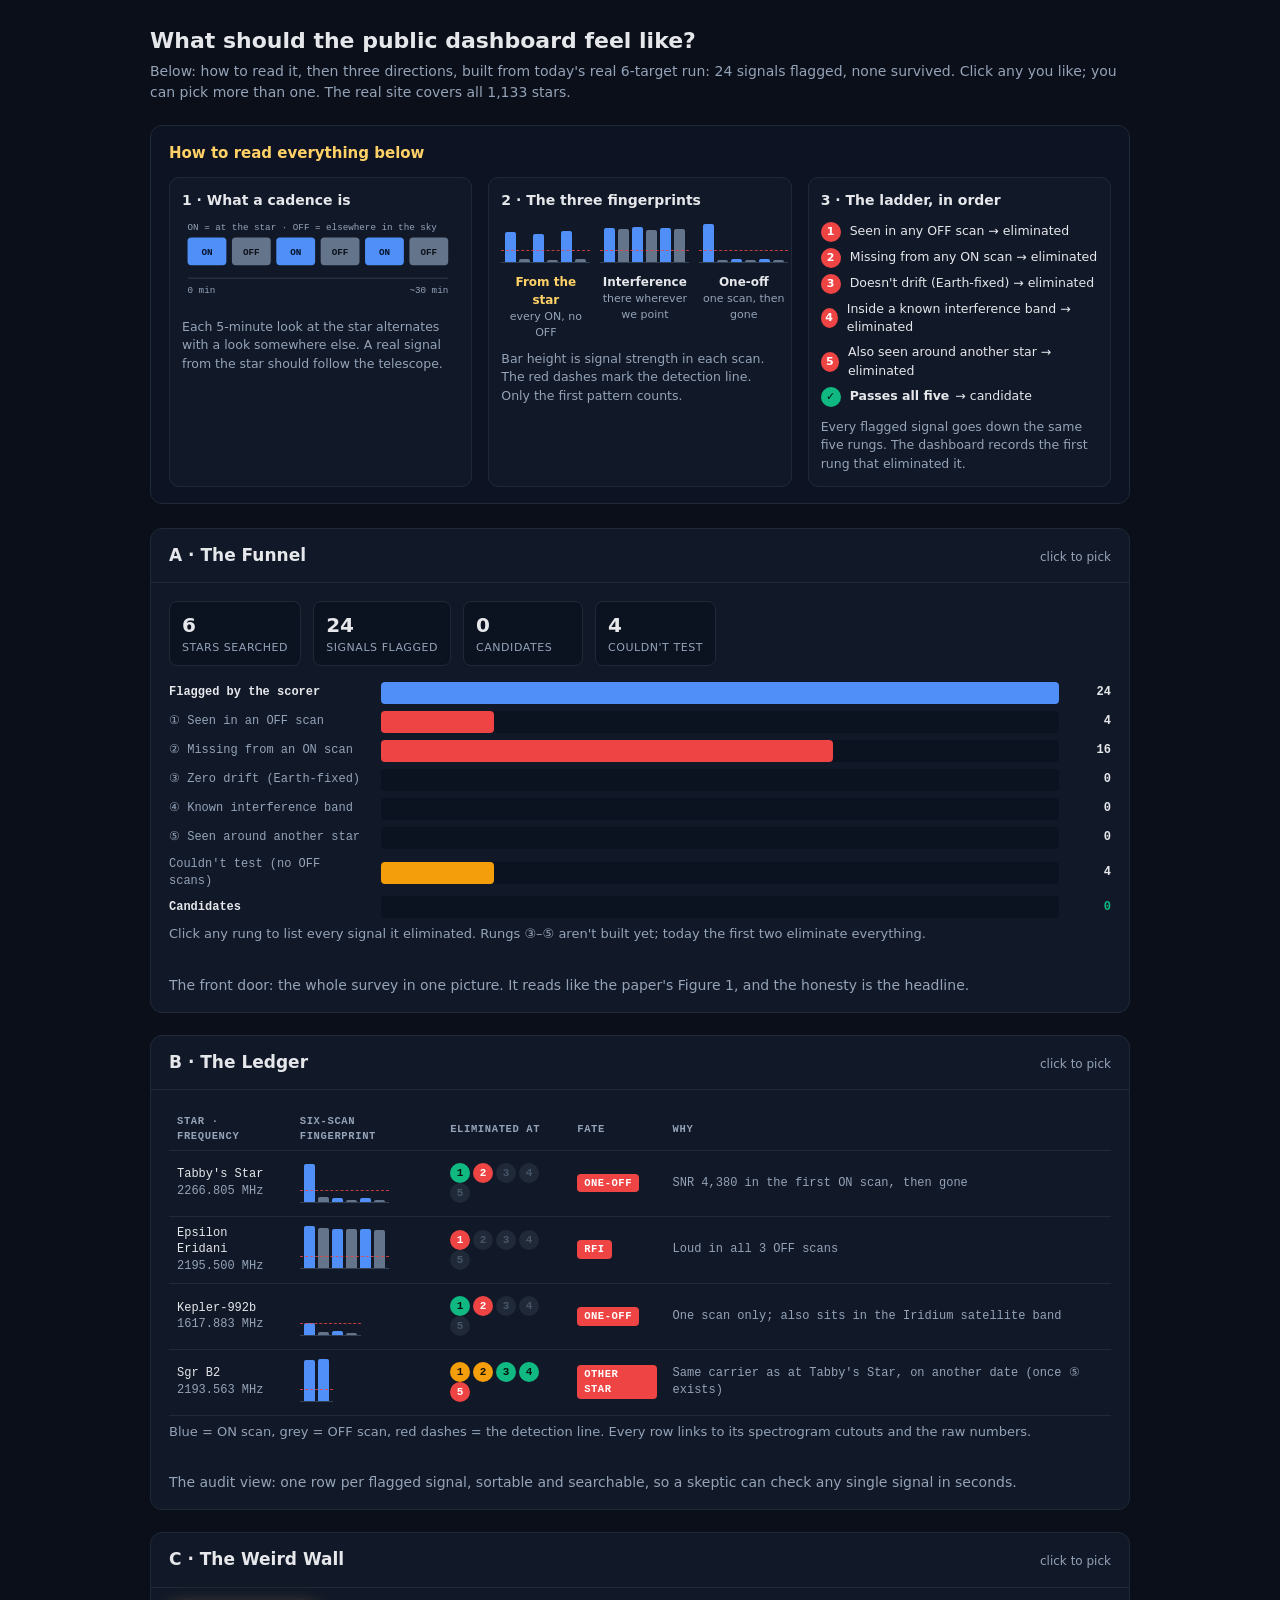
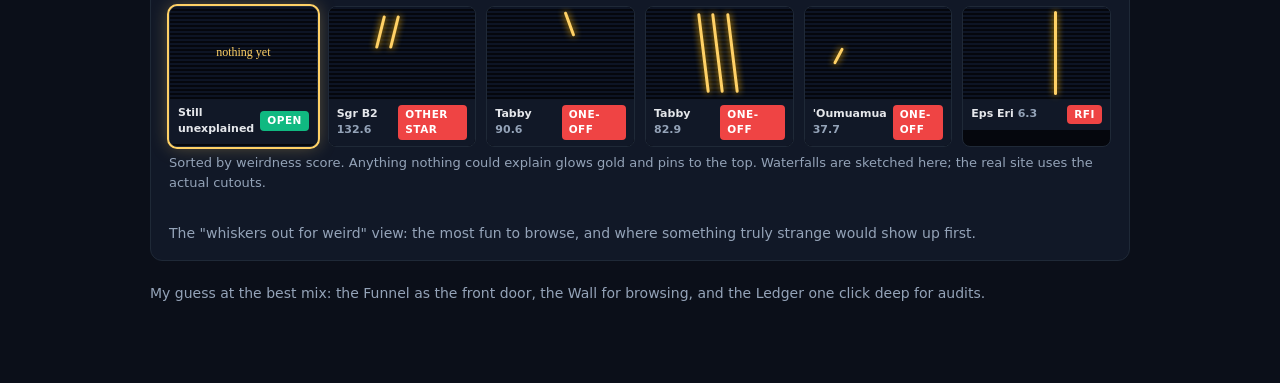
<file: docs/superpowers/mockups/dashboard-directions-v5.html>
<!DOCTYPE html>
<html lang="en"><head><meta charset="utf-8"><meta name="viewport" content="width=device-width,initial-scale=1">
<title>Dashboard directions</title>
<style>
  :root{--bg:#0b0f19;--panel:#111827;--line:#1f2937;--ink:#e5e7eb;--dim:#94a3b8;--on:#4f8ff7;--off:#64748b;--elim:#ef4444;--pass:#10b981;--unt:#f59e0b;--gold:#ffd166}
  *{box-sizing:border-box}
  body{margin:0;background:var(--bg);color:var(--ink);font:14px/1.5 system-ui,-apple-system,Segoe UI,sans-serif;padding:24px 16px 60px}
  .wrap{max-width:980px;margin:0 auto}
  h1{font-size:22px;margin:0 0 4px}
  .sub{color:var(--dim);margin:0 0 22px}
  .dir{background:var(--panel);border:1px solid var(--line);border-radius:12px;margin-bottom:22px;overflow:hidden;cursor:pointer;transition:box-shadow .15s}
  .dir.selected{box-shadow:0 0 0 3px var(--gold)}
  .dir-head{display:flex;justify-content:space-between;align-items:baseline;padding:14px 18px;border-bottom:1px solid var(--line)}
  .dir-head h2{margin:0;font-size:17px}
  .dir-head .pick{font-size:12px;color:var(--dim)}
  .dir.selected .pick{color:var(--gold)}
  .dir-body{padding:18px}
  .why{color:var(--dim);padding:0 18px 16px;margin:0}
  .mono{font:12px/1.4 ui-monospace,Consolas,monospace}
  /* funnel */
  .fun{display:grid;grid-template-columns:200px 1fr 40px;gap:7px 12px;align-items:center}
  .fun .lab{color:var(--dim)}
  .fun .trk{background:#0b1220;border-radius:4px;height:22px;position:relative}
  .fun .fill{height:100%;border-radius:4px}
  .fun .n{text-align:right;font-weight:700}
  .fun .lab b{color:var(--ink)}
  .kpis{display:flex;gap:12px;margin-bottom:16px;flex-wrap:wrap}
  .kpi{background:#0b1220;border:1px solid var(--line);border-radius:8px;padding:8px 12px;min-width:120px}
  .kpi .v{font-size:20px;font-weight:700}.kpi .l{font-size:11px;color:var(--dim);text-transform:uppercase;letter-spacing:.05em}
  /* ledger */
  table{border-collapse:collapse;width:100%}
  th{font-size:10.5px;text-transform:uppercase;letter-spacing:.06em;color:var(--dim);text-align:left;padding:6px 8px;border-bottom:1px solid var(--line)}
  td{padding:8px;border-bottom:1px solid var(--line);vertical-align:middle}
  .strip{position:relative;height:44px;display:inline-flex;align-items:flex-end;gap:3px;padding:0 4px;border-bottom:1px solid #334155}
  .strip .thr{position:absolute;left:0;right:0;bottom:11px;border-top:1px dashed var(--elim);opacity:.8}
  .b{width:11px;border-radius:2px 2px 0 0}.b.on{background:var(--on)}.b.off{background:var(--off)}
  .r{display:inline-block;width:20px;height:20px;line-height:20px;text-align:center;border-radius:50%;font-size:11px;font-weight:700;margin-right:3px;background:#1f2937;color:#475569}
  .r.p{background:var(--pass);color:#04130d}.r.e{background:var(--elim);color:#fff}.r.u{background:var(--unt);color:#1a1205}
  .st{display:inline-block;padding:2px 7px;border-radius:4px;font-size:10.5px;font-weight:800;letter-spacing:.05em;background:var(--elim);color:#fff}
  .why2{color:var(--dim);font-size:12px}
  /* wall */
  .wall{display:grid;grid-template-columns:repeat(auto-fill,minmax(140px,1fr));gap:10px}
  .tile{border:1px solid var(--line);border-radius:8px;overflow:hidden;background:#05070d}
  .tile.gold{box-shadow:0 0 0 2px var(--gold),0 0 18px rgba(255,209,102,.35)}
  .wf{height:92px;position:relative;background:repeating-linear-gradient(0deg,#05070d 0 2px,#0d1424 2px 4px)}
  .sk{position:absolute;width:3px;background:var(--gold);box-shadow:0 0 7px #ffb703;border-radius:2px}
  .cap{padding:6px 8px;font-size:11px;background:var(--panel);display:flex;justify-content:space-between;align-items:center;gap:6px}
  .cap .t{color:var(--ink);font-weight:600}.cap .s{color:var(--dim)}
  .foot{color:var(--dim);font-size:13px;margin-top:6px}
  @media (max-width:640px){.fun{grid-template-columns:120px 1fr 32px}}
  .explain{background:#0d1322;border:1px solid var(--line);border-radius:12px;padding:16px 18px;margin-bottom:24px}
  .eh{font-size:15px;margin:0 0 12px;color:var(--gold)}
  .ex-grid{display:grid;grid-template-columns:repeat(auto-fit,minmax(270px,1fr));gap:16px}
  .ex{background:var(--panel);border:1px solid var(--line);border-radius:10px;padding:12px}
  .ex-title{font-weight:700;margin-bottom:8px}
  .ex-svg{width:100%;height:auto}
  .ex-p{color:var(--dim);font-size:12.5px;margin:8px 0 0}
  .fp-row{display:flex;gap:10px;justify-content:space-between}
  .fp{text-align:center;flex:1}.fp .strip{justify-content:center}
  .fp-l{font-weight:700;font-size:12px;margin-top:5px}.fp-s{color:var(--dim);font-size:11px}
  .rungs{list-style:none;margin:0;padding:0;font-size:12.5px}.rungs li{display:flex;align-items:center;gap:6px;padding:3px 0}
</style></head>
<body><div class="wrap">
  <h1>What should the public dashboard feel like?</h1>
  <p class="sub">Below: how to read it, then three directions, built from today's real 6-target run: 24 signals flagged, none survived. Click any you like; you can pick more than one. The real site covers all 1,133 stars.</p>

    <section class="explain">
    <h2 class="eh">How to read everything below</h2>

    <div class="ex-grid">
      <div class="ex">
        <div class="ex-title">1 &middot; What a cadence is</div>
        <svg viewBox="0 0 300 92" class="ex-svg" role="img" aria-label="Six five-minute scans alternating between the star and empty sky">
          <g font-family="ui-monospace,Consolas,monospace" font-size="10">
            <rect x="6" y="20" width="42" height="30" rx="4" fill="#4f8ff7"/><text x="27" y="39" text-anchor="middle" fill="#04122b" font-weight="700">ON</text>
            <rect x="54" y="20" width="42" height="30" rx="4" fill="#64748b"/><text x="75" y="39" text-anchor="middle" fill="#0b0f19" font-weight="700">OFF</text>
            <rect x="102" y="20" width="42" height="30" rx="4" fill="#4f8ff7"/><text x="123" y="39" text-anchor="middle" fill="#04122b" font-weight="700">ON</text>
            <rect x="150" y="20" width="42" height="30" rx="4" fill="#64748b"/><text x="171" y="39" text-anchor="middle" fill="#0b0f19" font-weight="700">OFF</text>
            <rect x="198" y="20" width="42" height="30" rx="4" fill="#4f8ff7"/><text x="219" y="39" text-anchor="middle" fill="#04122b" font-weight="700">ON</text>
            <rect x="246" y="20" width="42" height="30" rx="4" fill="#64748b"/><text x="267" y="39" text-anchor="middle" fill="#0b0f19" font-weight="700">OFF</text>
            <line x1="6" y1="64" x2="288" y2="64" stroke="#334155"/>
            <text x="6" y="80" fill="#94a3b8">0 min</text><text x="288" y="80" fill="#94a3b8" text-anchor="end">~30 min</text>
            <text x="6" y="12" fill="#94a3b8">ON = at the star &#183; OFF = elsewhere in the sky</text>
          </g>
        </svg>
        <p class="ex-p">Each 5-minute look at the star alternates with a look somewhere else. A real signal from the star should follow the telescope.</p>
      </div>

      <div class="ex">
        <div class="ex-title">2 &middot; The three fingerprints</div>
        <div class="fp-row">
          <div class="fp"><div class="strip"><div class="thr"></div><div class="b on" style="height:30px"></div><div class="b off" style="height:3px"></div><div class="b on" style="height:28px"></div><div class="b off" style="height:2px"></div><div class="b on" style="height:31px"></div><div class="b off" style="height:3px"></div></div><div class="fp-l" style="color:var(--gold)">From the star</div><div class="fp-s">every ON, no OFF</div></div>
          <div class="fp"><div class="strip"><div class="thr"></div><div class="b on" style="height:34px"></div><div class="b off" style="height:33px"></div><div class="b on" style="height:35px"></div><div class="b off" style="height:32px"></div><div class="b on" style="height:34px"></div><div class="b off" style="height:33px"></div></div><div class="fp-l">Interference</div><div class="fp-s">there wherever we point</div></div>
          <div class="fp"><div class="strip"><div class="thr"></div><div class="b on" style="height:38px"></div><div class="b off" style="height:2px"></div><div class="b on" style="height:3px"></div><div class="b off" style="height:2px"></div><div class="b on" style="height:3px"></div><div class="b off" style="height:2px"></div></div><div class="fp-l">One-off</div><div class="fp-s">one scan, then gone</div></div>
        </div>
        <p class="ex-p">Bar height is signal strength in each scan. The red dashes mark the detection line. Only the first pattern counts.</p>
      </div>

      <div class="ex">
        <div class="ex-title">3 &middot; The ladder, in order</div>
        <ol class="rungs">
          <li><span class="r e">1</span>Seen in any OFF scan &rarr; eliminated</li>
          <li><span class="r e">2</span>Missing from any ON scan &rarr; eliminated</li>
          <li><span class="r e">3</span>Doesn't drift (Earth-fixed) &rarr; eliminated</li>
          <li><span class="r e">4</span>Inside a known interference band &rarr; eliminated</li>
          <li><span class="r e">5</span>Also seen around another star &rarr; eliminated</li>
          <li><span class="r p">&#10003;</span><b>Passes all five</b> &rarr; candidate</li>
        </ol>
        <p class="ex-p">Every flagged signal goes down the same five rungs. The dashboard records the first rung that eliminated it.</p>
      </div>
    </div>
  </section>

  <section class="dir" data-choice="funnel" onclick="toggleSelect(this)">
    <div class="dir-head"><h2>A &middot; The Funnel</h2><span class="pick">click to pick</span></div>
    <div class="dir-body">
      <div class="kpis">
        <div class="kpi"><div class="v">6</div><div class="l">stars searched</div></div>
        <div class="kpi"><div class="v">24</div><div class="l">signals flagged</div></div>
        <div class="kpi"><div class="v">0</div><div class="l">candidates</div></div>
        <div class="kpi"><div class="v">4</div><div class="l">couldn't test</div></div>
      </div>
      <div class="fun mono">
        <div class="lab"><b>Flagged by the scorer</b></div><div class="trk"><div class="fill" style="width:100%;background:var(--on)"></div></div><div class="n">24</div>
        <div class="lab">&#9312; Seen in an OFF scan</div><div class="trk"><div class="fill" style="width:16.7%;background:var(--elim)"></div></div><div class="n">4</div>
        <div class="lab">&#9313; Missing from an ON scan</div><div class="trk"><div class="fill" style="width:66.7%;background:var(--elim)"></div></div><div class="n">16</div>
        <div class="lab">&#9314; Zero drift (Earth-fixed)</div><div class="trk"><div class="fill" style="width:0%"></div></div><div class="n">0</div>
        <div class="lab">&#9315; Known interference band</div><div class="trk"><div class="fill" style="width:0%"></div></div><div class="n">0</div>
        <div class="lab">&#9316; Seen around another star</div><div class="trk"><div class="fill" style="width:0%"></div></div><div class="n">0</div>
        <div class="lab">Couldn't test (no OFF scans)</div><div class="trk"><div class="fill" style="width:16.7%;background:var(--unt)"></div></div><div class="n">4</div>
        <div class="lab"><b>Candidates</b></div><div class="trk"><div class="fill" style="width:0%"></div></div><div class="n" style="color:var(--pass)">0</div>
      </div>
      <p class="foot">Click any rung to list every signal it eliminated. Rungs &#9314;&ndash;&#9316; aren't built yet; today the first two eliminate everything.</p>
    </div>
    <p class="why">The front door: the whole survey in one picture. It reads like the paper's Figure 1, and the honesty is the headline.</p>
  </section>

  <section class="dir" data-choice="ledger" onclick="toggleSelect(this)">
    <div class="dir-head"><h2>B &middot; The Ledger</h2><span class="pick">click to pick</span></div>
    <div class="dir-body">
      <table class="mono">
        <tr><th>Star &middot; frequency</th><th>Six-scan fingerprint</th><th>Eliminated at</th><th>Fate</th><th>Why</th></tr>
        <tr><td>Tabby's Star<br><span class="why2">2266.805 MHz</span></td>
          <td><div class="strip"><div class="thr"></div><div class="b on" style="height:38px"></div><div class="b off" style="height:5px"></div><div class="b on" style="height:4px"></div><div class="b off" style="height:2px"></div><div class="b on" style="height:4px"></div><div class="b off" style="height:2px"></div></div></td>
          <td><span class="r p">1</span><span class="r e">2</span><span class="r">3</span><span class="r">4</span><span class="r">5</span></td>
          <td><span class="st">ONE-OFF</span></td><td class="why2">SNR 4,380 in the first ON scan, then gone</td></tr>
        <tr><td>Epsilon Eridani<br><span class="why2">2195.500 MHz</span></td>
          <td><div class="strip"><div class="thr"></div><div class="b on" style="height:42px"></div><div class="b off" style="height:40px"></div><div class="b on" style="height:39px"></div><div class="b off" style="height:39px"></div><div class="b on" style="height:39px"></div><div class="b off" style="height:38px"></div></div></td>
          <td><span class="r e">1</span><span class="r">2</span><span class="r">3</span><span class="r">4</span><span class="r">5</span></td>
          <td><span class="st">RFI</span></td><td class="why2">Loud in all 3 OFF scans</td></tr>
        <tr><td>Kepler-992b<br><span class="why2">1617.883 MHz</span></td>
          <td><div class="strip"><div class="thr"></div><div class="b on" style="height:12px"></div><div class="b off" style="height:3px"></div><div class="b on" style="height:4px"></div><div class="b off" style="height:2px"></div></div></td>
          <td><span class="r p">1</span><span class="r e">2</span><span class="r">3</span><span class="r">4</span><span class="r">5</span></td>
          <td><span class="st">ONE-OFF</span></td><td class="why2">One scan only; also sits in the Iridium satellite band</td></tr>
        <tr><td>Sgr B2<br><span class="why2">2193.563 MHz</span></td>
          <td><div class="strip"><div class="thr"></div><div class="b on" style="height:41px"></div><div class="b on" style="height:42px"></div></div></td>
          <td><span class="r u">1</span><span class="r u">2</span><span class="r p">3</span><span class="r p">4</span><span class="r e">5</span></td>
          <td><span class="st">OTHER STAR</span></td><td class="why2">Same carrier as at Tabby's Star, on another date (once &#9316; exists)</td></tr>
      </table>
      <p class="foot">Blue = ON scan, grey = OFF scan, red dashes = the detection line. Every row links to its spectrogram cutouts and the raw numbers.</p>
    </div>
    <p class="why">The audit view: one row per flagged signal, sortable and searchable, so a skeptic can check any single signal in seconds.</p>
  </section>

  <section class="dir" data-choice="wall" onclick="toggleSelect(this)">
    <div class="dir-head"><h2>C &middot; The Weird Wall</h2><span class="pick">click to pick</span></div>
    <div class="dir-body">
      <div class="wall">
        <div class="tile gold"><div class="wf" style="display:flex;align-items:center;justify-content:center;color:var(--gold);font:12px ui-monospace">nothing yet</div><div class="cap"><span class="t">Still unexplained</span><span class="st" style="background:var(--pass)">OPEN</span></div></div>
        <div class="tile"><div class="wf"><div class="sk" style="left:34%;top:8px;height:34px;transform:rotate(14deg)"></div><div class="sk" style="left:44%;top:8px;height:34px;transform:rotate(14deg)"></div></div><div class="cap"><span class="t">Sgr B2 <span class="s">132.6</span></span><span class="st">OTHER STAR</span></div></div>
        <div class="tile"><div class="wf"><div class="sk" style="left:55%;top:4px;height:26px;transform:rotate(-20deg)"></div></div><div class="cap"><span class="t">Tabby <span class="s">90.6</span></span><span class="st">ONE-OFF</span></div></div>
        <div class="tile"><div class="wf"><div class="sk" style="left:38%;top:6px;height:80px;transform:rotate(-7deg)"></div><div class="sk" style="left:48%;top:6px;height:80px;transform:rotate(-7deg)"></div><div class="sk" style="left:58%;top:6px;height:80px;transform:rotate(-7deg)"></div></div><div class="cap"><span class="t">Tabby <span class="s">82.9</span></span><span class="st">ONE-OFF</span></div></div>
        <div class="tile"><div class="wf"><div class="sk" style="left:22%;top:40px;height:18px;transform:rotate(28deg)"></div></div><div class="cap"><span class="t">'Oumuamua <span class="s">37.7</span></span><span class="st">ONE-OFF</span></div></div>
        <div class="tile"><div class="wf"><div class="sk" style="left:62%;top:4px;height:84px"></div></div><div class="cap"><span class="t">Eps Eri <span class="s">6.3</span></span><span class="st">RFI</span></div></div>
      </div>
      <p class="foot">Sorted by weirdness score. Anything nothing could explain glows gold and pins to the top. Waterfalls are sketched here; the real site uses the actual cutouts.</p>
    </div>
    <p class="why">The "whiskers out for weird" view: the most fun to browse, and where something truly strange would show up first.</p>
  </section>

  <p class="sub" style="margin-top:8px">My guess at the best mix: the Funnel as the front door, the Wall for browsing, and the Ledger one click deep for audits.</p>
</div></body></html>
</file>
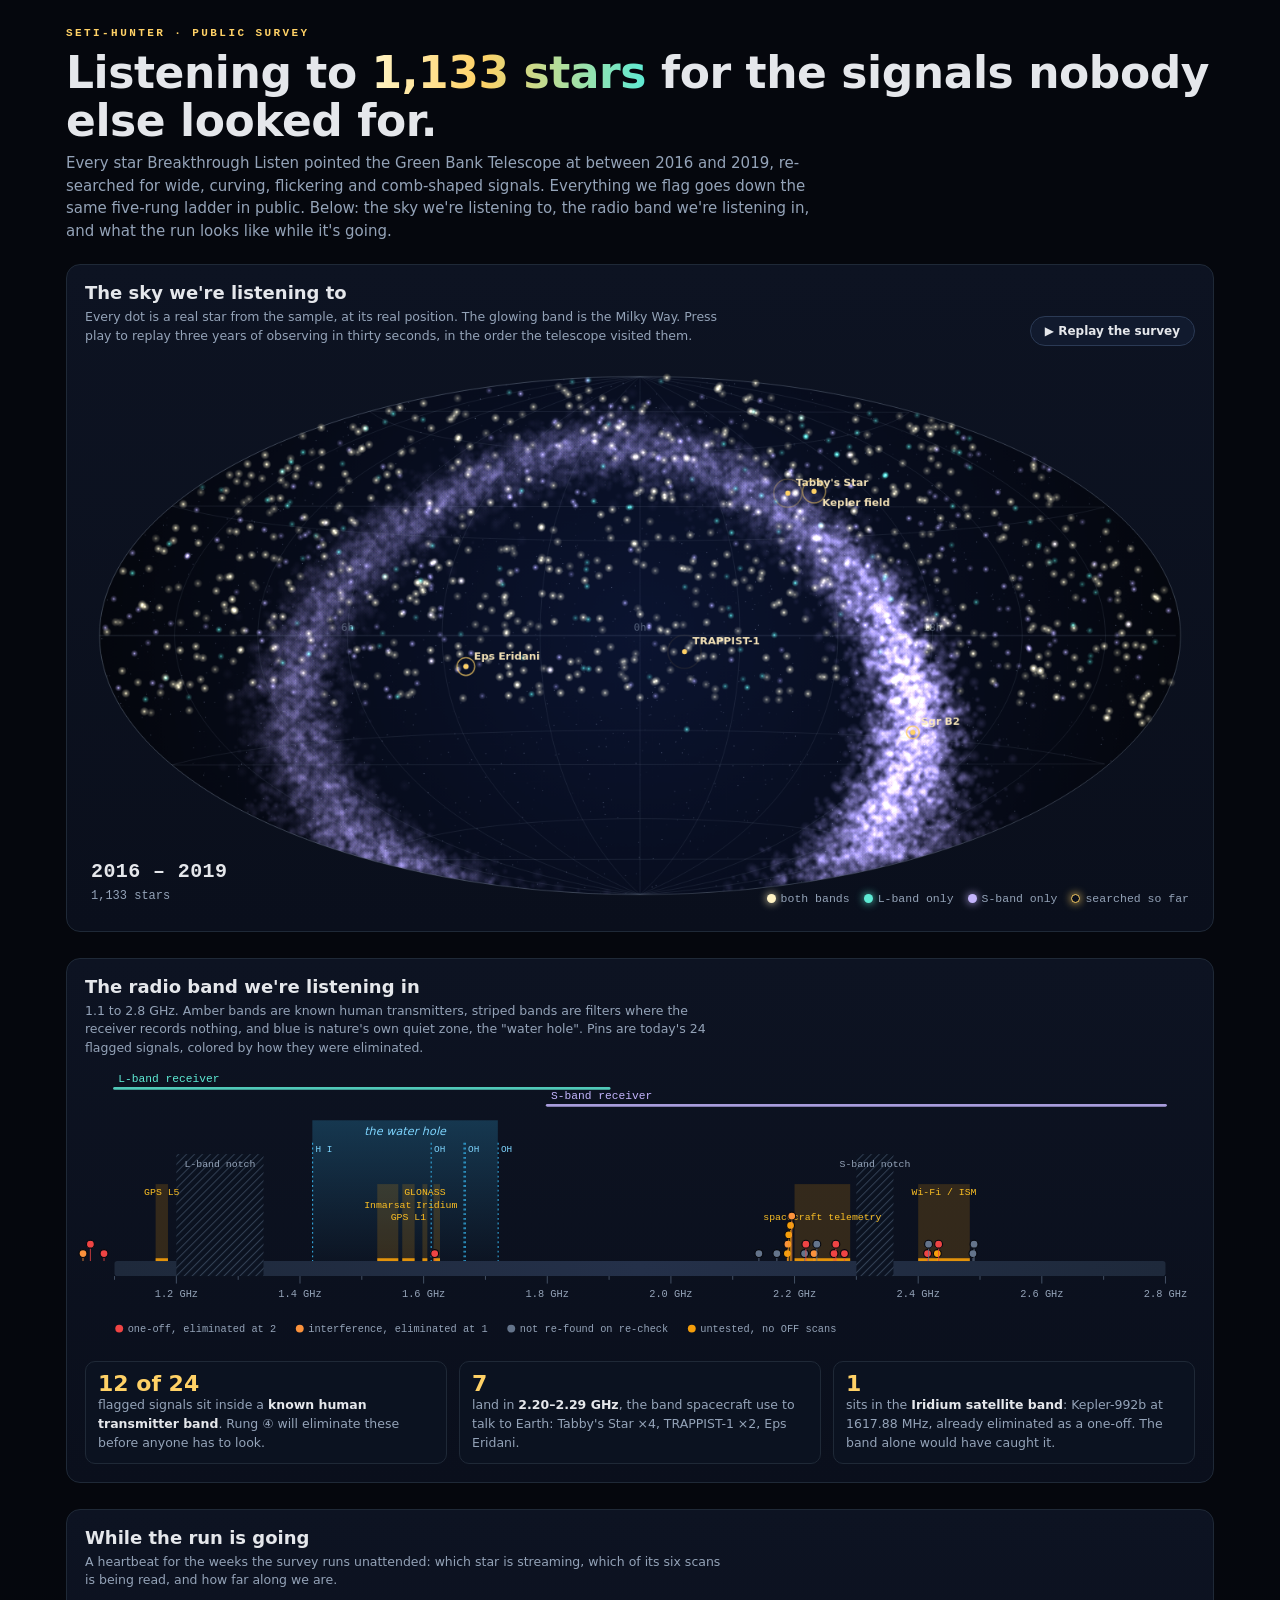
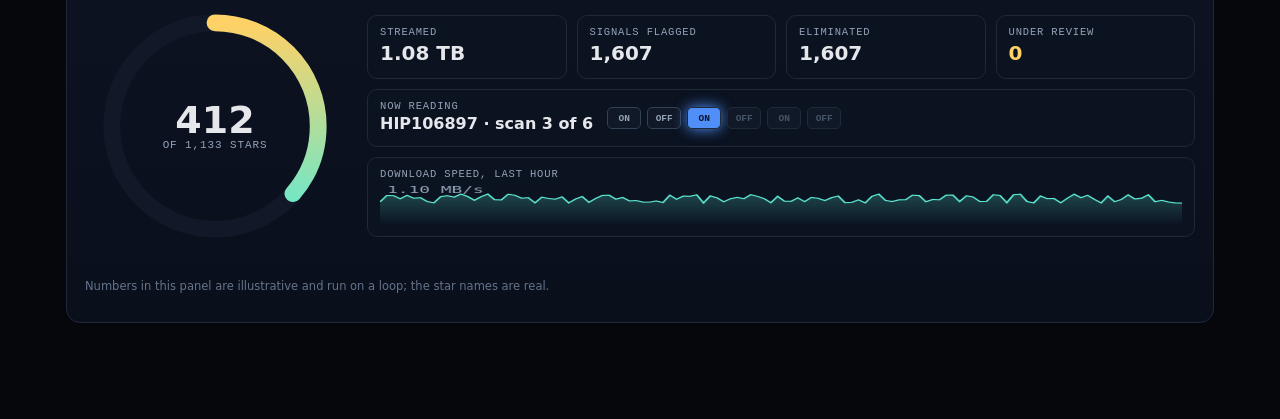
<file: docs/superpowers/mockups/showpiece-sky-and-spectrum.html>
<!DOCTYPE html>
<html lang="en"><head><meta charset="utf-8"><meta name="viewport" content="width=device-width,initial-scale=1">
<title>Listening to 1,133 stars</title>
<style>
  :root{--bg:#05070d;--panel:#0d1322;--panel2:#111827;--line:#1f2937;--ink:#e5e7eb;--dim:#94a3b8;--faint:#64748b;
        --both:#fff3c4;--L:#5eead4;--S:#c4b5fd;--gold:#ffd166;--elim:#ef4444;--rfi:#fb923c;--nr:#64748b;--unt:#f59e0b;--water:#38bdf8}
  *{box-sizing:border-box}
  html,body{margin:0;background:var(--bg);color:var(--ink);font:14px/1.5 system-ui,-apple-system,Segoe UI,sans-serif}
  .wrap{max-width:1180px;margin:0 auto;padding:28px 16px 70px}
  .kicker{font:600 11px/1 ui-monospace,Consolas,monospace;letter-spacing:.22em;color:var(--gold);text-transform:uppercase}
  h1{font-size:clamp(26px,4.4vw,44px);line-height:1.08;margin:10px 0 8px;letter-spacing:-.01em}
  h1 em{font-style:normal;background:linear-gradient(90deg,#fff3c4,#ffd166 40%,#5eead4);-webkit-background-clip:text;background-clip:text;color:transparent}
  .lede{color:var(--dim);max-width:760px;margin:0 0 22px;font-size:15px}
  .card{background:linear-gradient(180deg,var(--panel),#0a0f1c);border:1px solid var(--line);border-radius:14px;overflow:hidden;margin-bottom:26px;position:relative}
  .card-h{display:flex;justify-content:space-between;align-items:flex-end;gap:12px;flex-wrap:wrap;padding:14px 18px 0}
  .card-h h2{margin:0;font-size:18px}
  .card-h p{margin:2px 0 0;color:var(--dim);font-size:12.5px;max-width:640px}
  .ctrl{display:flex;gap:8px;align-items:center}
  button{background:#111a2e;color:var(--ink);border:1px solid #2b3a55;border-radius:999px;padding:7px 14px;font:600 12px system-ui;cursor:pointer;display:inline-flex;gap:7px;align-items:center}
  button:hover{border-color:var(--gold);color:var(--gold)}
  .skybox{position:relative;padding:8px 10px 14px}
  #sky{display:block;width:100%;height:auto;aspect-ratio:2/1;cursor:crosshair}
  .hud{position:absolute;left:24px;bottom:26px;font:12px/1.5 ui-monospace,Consolas,monospace;color:var(--dim);pointer-events:none}
  .hud b{color:var(--ink);font-size:20px;display:block;letter-spacing:.02em}
  .legend{position:absolute;right:24px;bottom:26px;display:flex;gap:14px;flex-wrap:wrap;font:11.5px ui-monospace,Consolas,monospace;color:var(--dim);pointer-events:none}
  .sw{display:inline-block;width:9px;height:9px;border-radius:50%;margin-right:5px;vertical-align:middle;box-shadow:0 0 8px currentColor}
  .tip{position:fixed;z-index:9;pointer-events:none;background:rgba(10,14,26,.94);border:1px solid #2b3a55;border-radius:8px;padding:7px 10px;font:12px/1.45 ui-monospace,Consolas,monospace;color:var(--ink);opacity:0;transition:opacity .12s;max-width:280px}
  .tip .d{color:var(--dim)}
  /* spectrum */
  .specbox{padding:6px 10px 16px}
  #spec{display:block;width:100%;height:auto}
  .callouts{display:grid;grid-template-columns:repeat(auto-fit,minmax(240px,1fr));gap:12px;padding:0 18px 18px}
  .co{background:#0b1220;border:1px solid var(--line);border-radius:10px;padding:10px 12px;font-size:12.5px;color:var(--dim)}
  .co b{color:var(--ink)} .co .big{font-size:22px;font-weight:800;color:var(--gold);display:block;line-height:1.1}
  /* live HUD */
  .live{display:grid;grid-template-columns:260px 1fr;gap:22px;padding:16px 18px 20px;align-items:center}
  .ringwrap{position:relative;width:240px;height:240px;margin:auto}
  .ringwrap svg{width:100%;height:100%;transform:rotate(-90deg)}
  .ringtxt{position:absolute;inset:0;display:flex;flex-direction:column;align-items:center;justify-content:center;text-align:center}
  .ringtxt b{font-size:38px;line-height:1}.ringtxt span{color:var(--dim);font:11px ui-monospace,Consolas,monospace;letter-spacing:.08em}
  .stats{display:grid;grid-template-columns:repeat(auto-fit,minmax(170px,1fr));gap:10px}
  .stat{background:#0b1220;border:1px solid var(--line);border-radius:10px;padding:10px 12px}
  .stat .l{font:10.5px ui-monospace,Consolas,monospace;letter-spacing:.08em;color:var(--dim);text-transform:uppercase}
  .stat .v{font-size:20px;font-weight:800;font-variant-numeric:tabular-nums}
  .now{grid-column:1/-1;display:flex;align-items:center;gap:14px;flex-wrap:wrap}
  .lights{display:flex;gap:6px}
  .lt{width:34px;height:22px;border-radius:5px;display:flex;align-items:center;justify-content:center;font:700 9.5px ui-monospace,Consolas,monospace;background:#111827;color:#475569;border:1px solid #1f2937;transition:all .25s}
  .lt.on.act{background:#4f8ff7;color:#06122b;box-shadow:0 0 14px #4f8ff7}
  .lt.off.act{background:#94a3b8;color:#0b0f19;box-shadow:0 0 12px #94a3b8}
  .lt.done{color:#94a3b8;border-color:#334155}
  #spark{width:100%;height:46px;display:block}
  .illus{color:var(--faint);font-size:11.5px;padding:0 18px 16px}
  @media (max-width:720px){.live{grid-template-columns:1fr}.hud b{font-size:16px}.legend{position:static;padding:4px 14px 0}}
  @media (prefers-reduced-motion:reduce){*{animation:none!important;transition:none!important}}
</style></head>
<body><div class="wrap">
  <div class="kicker">seti-hunter &middot; public survey</div>
  <h1>Listening to <em>1,133 stars</em> for the signals nobody else looked for.</h1>
  <p class="lede">Every star Breakthrough Listen pointed the Green Bank Telescope at between 2016 and 2019, re-searched for wide, curving, flickering and comb-shaped signals. Everything we flag goes down the same five-rung ladder in public. Below: the sky we're listening to, the radio band we're listening in, and what the run looks like while it's going.</p>

  <section class="card">
    <div class="card-h">
      <div><h2>The sky we're listening to</h2><p>Every dot is a real star from the sample, at its real position. The glowing band is the Milky Way. Press play to replay three years of observing in thirty seconds, in the order the telescope visited them.</p></div>
      <div class="ctrl"><button id="play">&#9654; Replay the survey</button></div>
    </div>
    <div class="skybox">
      <canvas id="sky" width="1400" height="700" aria-label="All-sky map of the 1,133 surveyed stars"></canvas>
      <div class="hud"><b id="hudDate">2016 &ndash; 2019</b><span id="hudCount">1,133 stars</span></div>
      <div class="legend"><span><i class="sw" style="color:var(--both);background:var(--both)"></i>both bands</span><span><i class="sw" style="color:var(--L);background:var(--L)"></i>L-band only</span><span><i class="sw" style="color:var(--S);background:var(--S)"></i>S-band only</span><span><i class="sw" style="color:var(--gold);background:transparent;border:1.5px solid var(--gold)"></i>searched so far</span></div>
    </div>
  </section>

  <section class="card">
    <div class="card-h">
      <div><h2>The radio band we're listening in</h2><p>1.1 to 2.8 GHz. Amber bands are known human transmitters, striped bands are filters where the receiver records nothing, and blue is nature's own quiet zone, the "water hole". Pins are today's 24 flagged signals, colored by how they were eliminated.</p></div>
    </div>
    <div class="specbox"><svg id="spec" viewBox="0 0 1200 300" role="img" aria-label="Radio spectrum from 1.1 to 2.8 GHz with interference bands and flagged signals"></svg></div>
    <div class="callouts" id="callouts"></div>
  </section>

  <section class="card">
    <div class="card-h">
      <div><h2>While the run is going</h2><p>A heartbeat for the weeks the survey runs unattended: which star is streaming, which of its six scans is being read, and how far along we are.</p></div>
    </div>
    <div class="live">
      <div class="ringwrap">
        <svg viewBox="0 0 200 200"><defs><linearGradient id="rg" x1="0" x2="1"><stop offset="0" stop-color="#5eead4"/><stop offset="1" stop-color="#ffd166"/></linearGradient></defs>
          <circle cx="100" cy="100" r="86" fill="none" stroke="#111827" stroke-width="14"/>
          <circle id="ring" cx="100" cy="100" r="86" fill="none" stroke="url(#rg)" stroke-width="14" stroke-linecap="round" stroke-dasharray="540.35" stroke-dashoffset="540.35"/>
        </svg>
        <div class="ringtxt"><b id="ringN">0</b><span>OF 1,133 STARS</span></div>
      </div>
      <div class="stats">
        <div class="stat"><div class="l">streamed</div><div class="v" id="stTB">0.00 TB</div></div>
        <div class="stat"><div class="l">signals flagged</div><div class="v" id="stFlag">0</div></div>
        <div class="stat"><div class="l">eliminated</div><div class="v" id="stElim">0</div></div>
        <div class="stat"><div class="l">under review</div><div class="v" style="color:var(--gold)">0</div></div>
        <div class="stat now"><div><div class="l">now reading</div><div class="v" id="stStar" style="font-size:16px">&mdash;</div></div>
          <div class="lights" id="lights"><div class="lt on">ON</div><div class="lt off">OFF</div><div class="lt on">ON</div><div class="lt off">OFF</div><div class="lt on">ON</div><div class="lt off">OFF</div></div></div>
        <div class="stat" style="grid-column:1/-1"><div class="l">download speed, last hour</div><canvas id="spark" width="900" height="92"></canvas></div>
      </div>
    </div>
    <p class="illus">Numbers in this panel are illustrative and run on a loop; the star names are real.</p>
  </section>
</div>
<div class="tip" id="tip"></div>

<script>
const STARS=[["HIP113357",344.367,20.769,"LS",57388.95],["HIP113368",344.413,-29.623,"L",57388.95],["HIP2422",7.733,77.019,"L",57401.92],["HIP2552",8.142,67.234,"LS",57401.94],["HIP11048",35.558,47.88,"LS",57403.0],["HIP11090",35.708,41.396,"LS",57403.02],["HIP32769",102.487,60.337,"LS",57403.05],["HIP63894",196.421,49.472,"LS",57404.54],["HIP63942",196.562,20.729,"LS",57404.58],["HIP64048",196.892,34.402,"LS",57404.6],["HIP86456",264.979,65.002,"LS",57405.77],["HIP86614",265.483,72.147,"LS",57405.79],["HIP86620",265.492,72.156,"LS",57405.82],["HIP95575",291.608,49.468,"LS",57405.84],["HIP64797",199.213,17.016,"LS",57406.59],["HIP65011",199.892,35.107,"LS",57406.62],["HIP72044",221.046,22.186,"LS",57406.64],["HIP33955",105.675,-6.801,"LS",57422.18],["HIP34017",105.875,29.333,"LS",57422.2],["HIP34104",106.071,-10.512,"LS",57422.22],["HIP34341",106.787,3.446,"L",57422.25],["HIP41307",126.412,-3.906,"LS",57430.12],["HIP40910",125.229,14.07,"LS",57430.14],["HIP42762",130.717,9.55,"LS",57430.16],["HIP53020",162.713,6.804,"LS",57431.35],["HIP60910",187.233,8.424,"LS",57433.38],["HIP60994",187.517,-13.393,"LS",57433.4],["HIP61094",187.812,8.808,"LS",57433.42],["HIP77070",236.067,6.426,"LS",57436.57],["HIP77257",236.608,7.353,"LS",57436.6],["HIP13976",45.013,7.749,"LS",57436.91],["HIP14445",46.612,1.961,"LS",57436.93],["HIP14729",47.562,12.049,"LS",57436.96],["HIP14954",48.192,-1.196,"LS",57436.98],["HIP61212",188.146,-13.859,"LS",57437.41],["HIP61901",190.275,15.375,"LS",57437.43],["HIP61941",190.408,-1.449,"L",57437.45],["HIP62523",192.192,24.839,"LS",57437.48],["HIP98906",301.25,54.43,"LS",57439.64],["HIP109857",333.762,57.043,"LS",57439.66],["HIP79672",243.904,-8.371,"LS",57444.53],["HIP19076",61.333,22.008,"LS",57444.98],["HIP19205",61.75,29.001,"LS",57445.01],["HIP19990",64.312,20.578,"LS",57445.04],["HIP36827",113.608,-6.897,"LS",57446.1],["HIP36985",114.029,-3.112,"LS",57446.12],["HIP37349",114.996,-3.598,"LS",57446.14],["HIP38048",116.983,-12.192,"LS",57446.17],["HIP88175",270.121,-3.69,"LS",57446.6],["HIP88574",271.283,-3.033,"LS",57446.62],["HIP88601",271.363,2.496,"LS",57446.65],["HIP93101",284.496,5.902,"LS",57446.67],["HIP36551",112.779,14.613,"LS",57447.1],["GJ280",114.821,5.22,"LS",57447.12],["HIP37288",114.842,2.183,"LS",57447.14],["HIP37766",116.162,3.55,"LS",57447.16],["HIP87108",266.971,2.707,"LS",57450.62],["HIP87558",268.304,6.102,"L",57450.64],["HIP87579",268.371,21.325,"LS",57450.66],["HIP58576",180.183,-10.448,"LS",57454.31],["HIP59000",181.458,-18.877,"LS",57454.33],["HIP59608",183.354,10.262,"LS",57454.36],["HIP19719",63.388,7.716,"LS",57454.93],["HIP19832",63.788,-4.418,"LS",57454.95],["HIP19849",63.804,-7.668,"LS",57454.98],["HIP19855",63.854,6.199,"LS",57455.0],["HIP73996",226.825,24.868,"LS",57455.43],["HIP78072",239.113,15.656,"LS",57455.5],["HIP39157",120.129,29.207,"LS",57456.01],["HIP39826",122.05,21.103,"LS",57456.03],["HIP40375",123.646,13.023,"LS",57456.05],["GJ699",269.446,4.739,"LS",57457.56],["HIP88348",270.629,26.31,"LS",57457.58],["HIP53767",165.012,22.832,"LS",57458.18],["HIP53954",165.579,20.18,"LS",57458.21],["HIP54459",167.129,15.766,"LS",57458.23],["HIP98921",301.292,38.479,"LS",57458.68],["HIP99031",301.587,35.97,"LS",57458.72],["HIP105769",321.329,46.714,"L",57458.77],["HIP64577",198.542,-19.93,"LS",57459.3],["HIP64924",199.596,-18.316,"LS",57459.32],["HIP65143",200.242,34.278,"LS",57459.35],["HIP65343",200.883,29.238,"LS",57459.37],["HIP113944",346.129,66.764,"LS",57459.8],["HIP114430",347.608,43.543,"LS",57459.87],["HIP118162",359.525,50.448,"LS",57459.9],["HIP49127",150.4,-15.424,"L",57464.18],["HIP49366",151.154,-11.729,"LS",57464.21],["HIP52369",160.554,-13.788,"LS",57464.23],["HIP54966",168.838,-18.148,"LS",57464.25],["HIP98505",300.179,22.709,"LS",57464.69],["HIP98677",300.637,15.589,"LS",57464.71],["HIP65420",201.137,-5.164,"LS",57465.3],["HIP65714",202.088,-2.362,"LS",57465.32],["HIP66077",203.183,16.809,"LS",57465.35],["HIP69962",214.742,-6.605,"L",57465.37],["HIP69989",214.817,13.004,"L",57465.39],["HIP27918",88.617,2.139,"L",57470.02],["HIP83389",255.65,47.086,"L",57470.51],["HIP83945",257.383,43.68,"LS",57470.53],["HIP84223",258.221,42.33,"LS",57470.56],["HIP84607",259.417,29.228,"LS",57470.58],["HIP48336",147.792,-12.336,"LS",57471.14],["HIP48411",148.042,3.222,"LS",57471.16],["HIP48477",148.296,-3.692,"LS",57471.18],["HIP55705",171.217,-17.684,"LS",57471.21],["HIP63467",195.067,-2.704,"LS",57472.26],["HIP65355",200.917,2.726,"LS",57472.29],["HIP65859",202.504,10.372,"LS",57472.31],["HIP70016",214.892,-5.152,"L",57472.33],["HIP12114",39.025,6.893,"LS",57472.78],["HIP12444",40.05,-9.453,"LS",57472.8],["HIP12447",40.062,6.112,"LS",57472.83],["HIP12706",40.821,3.235,"LS",57472.85],["HIP11452",36.938,4.433,"LS",57473.76],["HIP11783",38.021,-15.245,"LS",57473.79],["HIP12781",41.067,25.522,"LS",57473.81],["HIP12832",41.237,12.445,"LS",57473.83],["HIP56809",174.683,45.108,"LS",57476.26],["HIP56829",174.746,42.331,"LS",57476.29],["HIP56997",175.262,34.199,"LS",57476.31],["HIP12709",40.837,19.429,"LS",57476.76],["HIP12828",41.233,10.114,"LS",57476.78],["HIP12929",41.571,11.774,"LS",57476.8],["HIP13258",42.654,15.708,"L",57476.83],["HIP13601",43.821,16.309,"LS",57476.85],["HIP73457",225.179,-11.137,"LS",57477.39],["HIP74995",229.854,-7.723,"LS",57477.41],["HIP75201",230.512,-4.777,"LS",57477.46],["HIP25220",80.908,17.324,"LS",57477.9],["HIP25486",81.767,-11.901,"LS",57477.92],["HIP25578",81.996,9.641,"LS",57477.95],["HIP25623",82.104,-3.503,"LS",57477.97],["HIP76602",234.662,-8.794,"LS",57478.38],["HIP76267",233.671,26.714,"LS",57478.41],["HIP76779",235.142,-18.048,"LS",57478.43],["HIP76952",235.683,26.296,"LS",57478.46],["HIP81300",249.088,-2.326,"LS",57478.48],["HIP23875",76.958,-5.087,"LS",57478.98],["HIP90790",277.825,-18.909,"LS",57479.52],["HIP90959",278.321,22.312,"LS",57479.54],["HIP90979",278.367,-11.637,"LS",57479.57],["HIP96183",293.354,21.839,"LS",57479.59],["HIP47690",145.854,42.688,"LS",57480.01],["HIP47741",145.975,26.968,"LS",57480.04],["HIP107350",326.129,14.771,"LS",57480.63],["HIP107556",326.758,-16.128,"L",57480.66],["HIP107788",327.533,17.286,"LS",57480.68],["HIP112496",341.804,18.384,"LS",57480.71],["HIP50782",155.537,11.308,"LS",57482.13],["HIP50944",156.062,-10.407,"L",57482.16],["HIP51007",156.287,-10.228,"LS",57482.18],["HIP51254",157.042,6.736,"LS",57482.2],["HIP59750",183.792,-10.317,"LS",57482.23],["HIP916",2.837,58.35,"LS",57482.88],["HIP518",1.567,58.437,"LS",57482.9],["HIP3876",12.446,70.45,"LS",57482.92],["HIP75458",231.229,58.966,"LS",57483.35],["HIP75809",232.287,80.449,"LS",57483.37],["HIP76315",233.833,60.086,"L",57483.4],["HIP76832",235.329,75.989,"LS",57483.42],["HIP112774",342.579,-7.089,"LS",57486.6],["HIP112870",342.858,13.971,"LS",57486.62],["HIP112918",343.008,23.413,"LS",57486.65],["HIP112935",343.1,9.836,"LS",57486.67],["HIP67808",208.363,12.939,"LS",57487.22],["HIP67422",207.262,26.979,"LS",57487.24],["HIP68030",208.954,14.056,"LS",57487.27],["HIP67275",206.812,17.457,"LS",57487.29],["HIP9487",30.508,2.763,"LS",57487.72],["HIP9829",31.625,24.333,"LS",57487.74],["HIP9884",31.792,23.462,"LS",57487.77],["HIP10279",33.079,3.567,"LS",57487.79],["HIP63257",194.429,-14.463,"LS",57488.23],["HIP62505",192.133,-15.719,"LS",57488.25],["HIP64241",197.492,17.53,"LS",57488.27],["HIP64457",198.179,-2.264,"LS",57488.3],["HIP79755",244.171,67.239,"LS",57493.34],["HIP79762",244.179,67.256,"L",57493.37],["HIP79796",244.271,55.267,"LS",57493.39],["HIP79822",244.371,75.756,"LS",57493.41],["HIP19554",62.833,5.523,"LS",57493.92],["HIP108782",330.538,1.399,"LS",57497.57],["HIP108752",330.454,16.468,"LS",57497.6],["HIP108506",329.725,-4.374,"L",57497.62],["HIP109176",331.754,25.345,"LS",57497.64],["HIP40693",124.6,-12.636,"LS",57497.98],["HIP41211",126.142,-3.751,"LS",57498.0],["HIP42333",129.454,-6.807,"LS",57498.03],["HIP43726",133.571,-5.434,"L",57498.05],["HIP7078",22.808,70.264,"L",57499.71],["HIP7339",23.633,68.948,"LS",57499.73],["HIP7748",24.942,73.708,"LS",57499.76],["HIP8070",25.913,63.821,"LS",57499.78],["HIP49969",153.021,-2.687,"LS",57500.08],["HIP49841",152.646,-12.354,"LS",57500.11],["HIP49809",152.521,-12.816,"LS",57500.13],["HIP49669",152.088,11.967,"LS",57500.15],["HIP21553",69.421,52.891,"LS",57501.85],["HIP22287",72.0,56.756,"LS",57501.9],["HIP22361",72.208,75.941,"LS",57501.92],["HIP85365",261.654,-5.087,"LS",57502.31],["HIP85582",262.329,29.391,"LS",57502.33],["HIP86032",263.733,12.559,"LS",57502.36],["HIP3821",12.283,57.812,"LS",57507.68],["HIP4454",14.275,69.042,"LS",57507.71],["HIP4872",15.667,62.345,"LS",57507.74],["HIP5521",17.671,42.931,"L",57507.76],["HIP68682",210.883,10.785,"L",57508.17],["HIP69414",213.188,-3.321,"LS",57508.2],["HIP69562",213.588,-15.357,"LS",57508.22],["HIP69673",213.908,19.173,"LS",57508.25],["HIP24454",78.7,0.659,"L",57508.8],["HIP23512",75.829,-17.375,"LS",57508.83],["HIP23311",75.204,-5.758,"LS",57508.85],["HIP23932",77.146,-18.178,"L",57508.88],["HIP83000",254.412,9.374,"L",57509.31],["HIP83591",256.258,-5.071,"LS",57509.34],["HIP83599",256.3,-5.099,"LS",57509.36],["HIP83601",256.317,0.701,"LS",57509.38],["HIP70865",217.367,15.538,"LS",57511.2],["HIP70956",217.692,-8.647,"LS",57511.23],["HIP71253",218.567,-12.517,"LS",57511.25],["HIP71395",219.0,9.745,"LS",57511.28],["HIP6344",20.383,80.151,"LS",57511.72],["HIP8867",28.521,66.176,"LS",57511.75],["HIP11569",37.263,67.403,"LS",57511.77],["HIP85042",260.712,-2.388,"LS",57512.32],["HIP85157",261.025,22.96,"LS",57512.35],["HIP85295",261.433,2.106,"LS",57512.37],["HIP86742",265.867,4.568,"LS",57513.33],["HIP83043",254.533,25.742,"L",57513.35],["HIP81348",249.204,31.094,"LS",57513.4],["HIP30112",95.05,2.258,"LS",57513.9],["HIP102488",311.554,33.972,"LS",57514.44],["HIP99572",303.104,-12.618,"LS",57514.47],["HIP98192",299.304,29.825,"LS",57514.5],["HIP93917",286.854,32.502,"LS",57514.52],["HIP35350",109.521,16.54,"LS",57514.96],["HIP111170",337.825,-6.556,"LS",57515.58],["HIP111888",339.958,4.116,"LS",57515.63],["HIP112190",340.837,-6.402,"LS",57515.65],["HIP44295",135.321,15.264,"LS",57515.95],["HIP44722",136.688,-8.806,"LS",57515.97],["HIP44984",137.442,11.564,"LS",57516.0],["HIP45170",138.067,14.997,"LS",57516.02],["HIP116106",352.879,-4.088,"LS",57516.58],["HIP116384",353.75,1.605,"LS",57516.61],["HIP116495",354.096,2.103,"LS",57516.63],["HIP116758",354.946,-14.222,"LS",57516.65],["HIP53985",165.658,21.967,"L",57517.08],["HIP54677",167.887,-14.994,"L",57517.1],["HIP54872",168.525,20.523,"LS",57517.13],["HIP54906",168.633,25.711,"LS",57517.15],["HIP29067",91.979,67.976,"LS",57519.87],["HIP29277",92.583,82.101,"LS",57519.9],["HIP29548",93.396,63.393,"LS",57519.92],["HIP29761",94.008,70.779,"LS",57519.94],["HIP88622",271.404,4.656,"LS",57520.37],["HIP88684",271.562,-4.751,"LS",57520.4],["HIP89825",274.958,-1.938,"LS",57520.42],["HIP90626",277.383,9.062,"LS",57520.44],["HIP90656",277.467,-1.819,"LS",57520.47],["HIP44897",137.208,33.882,"LS",57521.0],["HIP49699",152.179,34.242,"LS",57521.02],["HIP53229",163.325,34.213,"LS",57521.05],["HIP55848",171.688,3.007,"LS",57521.07],["HIP105668",321.046,-12.878,"LS",57521.5],["HIP105860",321.608,19.376,"LS",57521.52],["HIP105932",321.817,-6.846,"LS",57521.55],["HIP106106",322.404,17.644,"LS",57521.57],["GJ473AB",188.312,9.022,"LS",57522.13],["HIP56802",174.667,-13.201,"LS",57522.15],["HIP60759",186.804,27.023,"L",57522.21],["HIP1444",4.496,-13.456,"LS",57522.64],["HIP1499",4.675,-8.053,"LS",57522.69],["HIP1532",4.771,-9.966,"LS",57522.71],["HIP74981",229.833,29.208,"LS",57523.26],["HIP75253",230.65,-10.662,"LS",57523.28],["HIP75266",230.675,1.417,"LS",57523.31],["HIP75277",230.692,18.919,"LS",57523.33],["HIP14293",46.067,-7.601,"LS",57523.75],["HIP17027",54.754,-5.627,"LS",57523.78],["HIP17147",55.092,-3.218,"LS",57523.8],["HIP17378",55.808,-9.76,"LS",57523.83],["HIP71284",218.671,29.746,"L",57525.14],["HIP71311",218.733,33.748,"L",57525.17],["HIP71957",220.762,-5.659,"LS",57525.2],["HIP72220",221.558,1.893,"LS",57525.23],["HIP10416",33.554,-3.636,"LS",57525.65],["HIP11000",35.433,-6.879,"L",57525.67],["HIP11029",35.504,-10.778,"LS",57525.69],["HIP12158",39.175,-3.156,"LS",57525.72],["HIP82003",251.275,33.511,"LS",57526.26],["HIP82588",253.242,0.033,"LS",57526.28],["HIP82817",253.863,-8.34,"LS",57526.31],["HIP84521",259.167,8.058,"LS",57526.33],["HIP25110",80.633,79.232,"LS",57526.76],["HIP26505",84.542,51.446,"LS",57526.78],["HIP26779",85.333,53.478,"LS",57526.81],["HIP26801",85.375,53.487,"LS",57526.83],["HIP100064",304.512,-12.544,"LS",57529.39],["HIP100511",305.717,14.551,"LS",57529.41],["HIP101955",309.908,4.972,"LS",57529.44],["HIP102040",310.188,19.937,"LS",57529.46],["HIP112909",342.975,31.754,"LS",57530.51],["HIP113409",344.525,-13.644,"LS",57530.54],["HIP113421",344.562,-2.395,"LS",57530.57],["HIP113718",345.462,-3.849,"LS",57530.59],["GJ406",164.104,7.003,"LS",57532.01],["GJ447",176.933,0.799,"LS",57532.04],["HIP56238",172.925,22.667,"LS",57532.06],["HIP56242",172.933,14.363,"L",57532.09],["HIP23147",74.708,49.848,"LS",57532.72],["HIP23783",76.667,51.597,"LS",57532.75],["HIP78459",240.258,33.3,"LS",57533.23],["HIP33537",104.546,22.476,"LS",57533.85],["HIP36046",111.429,27.797,"LS",57533.88],["HIP36152",111.704,21.535,"L",57533.9],["HIP36357",112.254,31.994,"LS",57533.92],["HIP102226",310.704,20.843,"LS",57534.43],["GJ860A",336.992,57.694,"LS",57535.47],["GJ860B",336.988,57.693,"LS",57535.5],["HIP111169",337.821,50.282,"L",57535.52],["HIP112245",341.021,64.569,"LS",57535.55],["GJ380",152.829,49.452,"LS",57535.97],["HIP49868",152.746,75.142,"L",57535.99],["HIP51248",157.017,48.781,"LS",57536.04],["HIP13665",43.987,61.521,"LS",57536.6],["HIP14632",47.275,49.613,"LS",57536.62],["HIP14669",47.375,45.731,"L",57536.65],["HIP14862",47.983,74.393,"LS",57536.67],["HIP65327",200.846,57.906,"LS",57537.09],["HIP65378",200.979,54.925,"LS",57537.12],["HIP65477",201.304,54.988,"LS",57537.14],["HIP65515",201.438,56.97,"LS",57537.17],["HIP51459",157.654,55.98,"LS",57540.02],["HIP51468",157.692,59.749,"L",57540.04],["HIP51502",157.767,82.558,"L",57540.07],["HIP51525",157.846,45.523,"L",57540.09],["HIP112724",342.417,66.199,"LS",57540.52],["HIP112915",343.0,57.716,"LS",57540.54],["HIP114456",347.704,45.511,"LS",57540.57],["HIP114570",348.137,49.406,"LS",57540.59],["HIP68337",209.829,22.869,"LS",57541.15],["HIP68469",210.258,-2.652,"LS",57541.17],["HIP68634",210.733,14.975,"L",57541.2],["HIP69357",212.938,-12.613,"LS",57541.22],["HIP10644",34.267,34.223,"LS",57541.64],["HIP10670",34.325,33.847,"LS",57541.66],["HIP13402",43.133,-12.77,"LS",57541.69],["HIP21556",69.421,-11.039,"LS",57541.71],["GJ411",165.829,35.948,"LS",57542.98],["HIP46843",143.179,26.987,"LS",57543.0],["HIP47080",143.908,35.809,"L",57543.03],["HIP47201",144.296,22.693,"LS",57543.05],["HIP47513",145.287,13.209,"LS",57543.07],["HIP62207",191.242,39.279,"LS",57543.1],["HIP66459",204.371,35.718,"LS",57543.13],["GJ273",111.854,5.209,"LS",57543.72],["HIP18280",58.646,-6.823,"LS",57543.74],["HIP22288",72.004,-10.934,"LS",57543.79],["HIP27435",87.142,-4.096,"LS",57543.84],["HIP36627",112.983,36.228,"LS",57543.91],["HIP36704",113.25,37.029,"LS",57543.92],["HIP115142",349.85,-5.124,"LS",57544.47],["HIP115445",350.771,-10.763,"LS",57544.5],["HIP115738",351.733,1.255,"LS",57544.52],["HIP114233",347.029,3.33,"LS",57544.55],["HIP114886",349.075,30.671,"LS",57544.57],["HIP12493",40.179,1.199,"LS",57544.62],["HIP12530",40.308,0.696,"LS",57544.65],["HIP13081",42.038,27.068,"LS",57544.67],["GJ702B",271.363,2.496,"LS",57545.25],["HIP86623",265.492,15.953,"LS",57545.28],["HIP86722",265.812,21.606,"LS",57545.3],["HIP88745",271.754,30.562,"LS",57545.32],["HIP91217",279.113,9.122,"LS",57545.35],["HIP102531",311.658,16.123,"L",57545.37],["HIP102532",311.663,16.123,"L",57545.4],["HIP102766",312.312,32.283,"L",57545.42],["HIP59496",183.021,58.926,"L",57548.97],["HIP59514",183.088,54.486,"LS",57549.02],["HIP59774",183.854,57.032,"LS",57549.04],["HIP60303",185.475,42.131,"LS",57549.07],["HIP61053",187.708,53.077,"L",57549.09],["HIP73100",224.096,49.627,"LS",57549.12],["HIP73470",225.229,45.428,"LS",57549.14],["HIP73695",225.942,47.654,"LS",57549.17],["HIP32439",101.554,79.562,"LS",57549.75],["HIP32480",101.683,43.578,"LS",57549.77],["HIP33142",103.521,60.867,"LS",57549.8],["HIP33852",105.412,48.377,"LS",57549.82],["HIP120005",138.588,52.683,"LS",57549.85],["HIP44127",134.796,48.041,"L",57549.87],["HIP44901",137.217,51.604,"LS",57549.89],["HIP45038",137.596,67.133,"LS",57549.92],["GJ1002",1.675,-7.548,"LS",57550.47],["HIP1473",4.579,36.785,"LS",57550.5],["HIP1692",5.304,-8.281,"LS",57550.54],["HIP171",0.546,27.078,"LS",57550.56],["HIP1803",5.717,-12.209,"LS",57550.58],["HIP194",0.621,8.485,"LS",57550.61],["HIP13642",43.913,26.872,"LS",57550.63],["HIP13834",44.521,20.668,"L",57550.66],["HIP14150",45.608,26.608,"LS",57550.68],["HIP91237",279.158,6.671,"LS",57552.22],["HIP91608",280.238,-13.383,"LS",57552.25],["HIP91699",280.492,31.83,"LS",57552.27],["HIP91971",281.192,37.605,"LS",57552.3],["HIP91973",281.2,37.594,"LS",57552.32],["HIP92043",281.413,20.544,"LS",57552.35],["HIP103256",313.779,13.178,"LS",57552.37],["HIP103388",314.192,-10.453,"LS",57552.4],["HIP103441",314.358,22.362,"LS",57552.42],["HIP72567",222.562,23.912,"L",57556.16],["HIP31703",99.475,73.696,"LS",57556.7],["HIP34115",106.108,68.289,"LS",57556.73],["HIP35136",108.958,47.239,"LS",57556.77],["HIP35643",110.321,45.228,"LS",57556.8],["HIP38325",117.771,54.129,"LS",57556.85],["GJ412A",166.342,43.531,"LS",57556.88],["GJ412B",166.346,43.526,"LS",57556.9],["HIP41484",126.9,45.651,"LS",57556.93],["GJ83.1",30.058,13.044,"LS",57557.47],["HIP10723",34.504,1.759,"LS",57557.5],["HIP2762",8.812,-3.593,"LS",57557.52],["HIP3092",9.829,30.861,"LS",57557.55],["HIP3093",9.838,21.248,"LS",57557.58],["HIP3418",10.883,33.843,"LS",57557.6],["HIP15099",48.696,8.979,"LS",57557.63],["HIP15457",49.837,3.371,"LS",57557.65],["HIP16852",54.217,0.399,"L",57557.68],["HIP72312",221.812,2.703,"L",57570.1],["HIP72659",222.846,19.1,"L",57570.16],["HIP72875",223.417,23.345,"L",57570.19],["HIP92161",281.754,18.182,"LS",57570.21],["HIP35821",110.808,46.086,"L",57571.84],["HIP46580",142.475,5.656,"LS",57571.89],["HIP46769",142.979,36.318,"LS",57571.92],["HIP49081",150.246,31.922,"LS",57571.94],["HIP49593",151.854,35.244,"LS",57571.97],["GJ54.1",18.129,-16.996,"LS",57573.51],["GJ65A",24.771,-17.948,"LS",57573.54],["HIP1242",3.867,-16.136,"LS",57573.56],["HIP2",0.004,-19.498,"LS",57573.58],["HIP28368",89.904,58.592,"LS",57573.66],["GJ768",297.696,8.87,"LS",57574.26],["HIP101027",307.212,-17.813,"LS",57574.29],["HIP103039",313.133,-16.974,"LS",57574.31],["HIP104019",316.1,-19.855,"LS",57574.34],["HIP104092",316.329,7.067,"LS",57574.36],["HIP104139",316.483,-17.233,"LS",57574.38],["GJ866",339.646,-15.292,"LS",57574.41],["HIP109388",332.421,-4.641,"LS",57574.43],["HIP109427",332.55,6.198,"L",57574.46],["HIP53580",164.4,69.597,"LS",57578.0],["HIP53721",164.863,40.43,"LS",57578.02],["HIP53910",165.458,56.383,"LS",57578.05],["HIP54061",165.929,61.751,"L",57578.07],["HIP71914",220.637,19.479,"L",57578.1],["HIP38784",119.058,80.266,"LS",57578.94],["HIP24813",79.787,40.096,"LS",57579.61],["HIP109555",332.875,18.427,"L",57580.44],["HIP57632",177.262,14.571,"LS",57583.93],["HIP59406",182.796,-19.961,"LS",57583.95],["HIP60559",186.221,-18.253,"LS",57583.98],["HIP60866",187.129,-18.298,"LS",57584.0],["HIP60965",187.463,-16.516,"LS",57584.03],["HIP61174",188.012,-16.196,"LS",57584.05],["HIP72607",222.675,74.155,"LS",57584.1],["HIP73005",223.787,53.682,"L",57584.12],["HIP39494",121.092,43.961,"LS",57584.7],["HIP40875",125.108,57.743,"LS",57584.73],["HIP42080",128.65,65.144,"LS",57584.75],["HIP42220",129.092,67.295,"LS",57584.77],["HIP42438",129.796,65.021,"LS",57584.8],["HIP42940",131.287,41.669,"LS",57584.82],["HIP54426",167.054,38.427,"LS",57584.85],["HIP54745",168.133,35.813,"L",57584.88],["HIP3419",10.896,-17.986,"LS",57585.43],["HIP3535",11.267,1.783,"LS",57585.46],["HIP3765",12.096,5.275,"LS",57585.48],["HIP3909",12.529,-10.645,"LS",57585.5],["HIP3979",12.796,-5.039,"LS",57585.53],["HIP3998",12.838,18.738,"LS",57585.55],["HIP17414",55.967,16.671,"LS",57585.58],["HIP17420",55.979,-19.11,"LS",57585.6],["HIP17496",56.212,11.921,"LS",57585.63],["GJ1245AC",298.475,44.413,"LS",57587.19],["GJ1245B",298.479,44.413,"LS",57587.21],["GJ725",280.679,59.638,"LS",57587.24],["GJ820B",316.75,38.756,"LS",57587.29],["HIP100017",304.383,66.855,"LS",57587.31],["HIP106231",322.754,23.334,"LS",57587.36],["HIP106811",324.5,27.723,"LS",57587.39],["HIP67164",206.458,-17.971,"LS",57590.97],["HIP72603",222.667,-15.997,"LS",57590.99],["HIP72622",222.717,-16.042,"LS",57591.04],["HIP72944",223.621,16.1,"LS",57591.06],["HIP75761",232.158,1.842,"LS",57591.1],["HIP76219",233.542,-10.066,"LS",57591.12],["GJ687",264.1,68.333,"LS",57591.15],["HIP38956",119.55,41.301,"LS",57591.72],["HIP17609",56.583,26.214,"LS",57592.6],["HIP18267",58.617,16.615,"LS",57592.62],["HIP19255",61.892,38.073,"LS",57592.65],["HIP33373",104.117,40.072,"LS",57592.67],["HIP105038",319.133,9.393,"LS",57594.24],["HIP105152",319.512,0.161,"L",57594.27],["HIP105341",320.054,-19.855,"LS",57594.29],["HIP113963",346.188,15.205,"L",57594.43],["HIP76233",233.583,-5.695,"LS",57598.1],["HIP84012",257.592,-15.724,"LS",57598.12],["HIP91430",279.683,-14.493,"LS",57598.15],["HIP97222",296.387,33.6,"LS",57598.17],["HIP43534",133.0,66.132,"LS",57598.87],["HIP10542",33.942,-18.238,"L",57599.47],["HIP11565",37.258,-19.978,"LS",57599.49],["HIP11759",37.925,-15.274,"LS",57599.52],["HIP12843",41.275,-18.572,"LS",57599.54],["HIP19335",62.15,38.038,"LS",57599.57],["HIP22263",71.9,-16.933,"LS",57599.59],["HIP45493",139.046,54.022,"LS",57599.64],["HIP45836",140.179,51.267,"LS",57599.67],["HIP108036",328.325,-13.552,"L",57601.24],["HIP108156",328.688,32.328,"L",57601.27],["HIP109638",333.15,8.55,"L",57601.3],["HIP109822",333.658,-15.82,"L",57601.32],["HIP110341",335.229,8.187,"LS",57601.35],["HIP114189",346.867,21.134,"LS",57601.37],["HIP114971",349.292,3.282,"LS",57601.39],["HIP116416",353.854,31.16,"LS",57601.42],["HIP46199",141.292,46.098,"LS",57605.73],["HIP46417",141.983,80.578,"LS",57605.78],["HIP46733",142.879,63.062,"L",57605.8],["HIP47300",144.588,40.239,"LS",57605.85],["HIP57493",176.762,50.971,"LS",57605.88],["HIP58001",178.454,53.694,"LS",57605.9],["HIP61100",187.825,55.118,"LS",57605.92],["HIP19337",62.158,33.638,"LS",57606.47],["HIP19930",64.133,36.501,"LS",57606.5],["HIP20713",66.583,15.618,"LS",57606.53],["HIP20901",67.208,13.047,"LS",57606.58],["HIP20917",67.25,21.923,"LS",57606.6],["GJ244",101.283,-16.721,"LS",57606.65],["HIP27288",86.737,-14.822,"LS",57606.68],["HIP110395",335.413,-1.387,"LS",57608.24],["HIP110526",335.871,32.458,"LS",57608.27],["HIP110640",336.188,22.551,"LS",57608.29],["HIP110750",336.554,-19.188,"LS",57608.32],["HIP110778",336.642,-16.742,"LS",57608.34],["HIP116838",355.212,20.366,"LS",57608.37],["HIP116971",355.679,-14.545,"LS",57608.39],["HIP117197",356.454,36.255,"LS",57608.42],["HIP21029",67.638,16.194,"LS",57613.5],["HIP21036",67.654,13.724,"LS",57613.53],["HIP21039",67.658,15.692,"LS",57613.55],["HIP21421",68.979,16.508,"L",57613.58],["HIP21482",69.2,27.131,"L",57613.6],["HIP21589",69.537,12.511,"LS",57613.63],["HIP32010",100.312,23.956,"L",57613.65],["HIP32423",101.517,32.556,"LS",57613.68],["HIP32617",102.079,-1.319,"LS",57613.71],["HIP400",1.233,23.269,"LS",57614.28],["HIP4288",13.742,23.628,"LS",57614.3],["HIP443",1.333,-5.707,"LS",57614.33],["HIP4845",15.588,-10.424,"L",57614.35],["HIP4849",15.6,5.062,"L",57614.38],["HIP5110",16.371,15.389,"L",57614.4],["HIP21673",69.787,15.799,"LS",57614.43],["HIP21683",69.817,15.918,"LS",57614.45],["HIP76568",234.567,46.797,"LS",57618.97],["HIP81813",250.654,68.104,"LS",57619.0],["HIP81833",250.721,38.922,"LS",57619.02],["HIP81919",250.983,43.475,"LS",57619.05],["HIP82020",251.321,56.782,"L",57619.07],["HIP82333",252.35,39.275,"LS",57619.1],["HIP98204",299.329,-12.57,"LS",57619.15],["HIP98416",299.946,-9.959,"LS",57619.18],["HIP48714",149.029,62.786,"LS",57619.72],["HIP48833",149.417,41.055,"LS",57619.75],["HIP49197",150.613,44.578,"LS",57619.77],["HIP50485",154.633,43.048,"L",57619.8],["HIP50505",154.713,44.047,"LS",57619.82],["HIP51819",158.796,84.399,"L",57619.85],["HIP61481",188.963,51.221,"L",57619.89],["HIP61946",190.433,55.724,"LS",57619.91],["HIP21988",70.896,27.686,"LS",57620.5],["HIP22044",71.104,11.146,"LS",57620.52],["HIP22627",73.021,6.475,"LS",57620.55],["HIP22715",73.267,22.234,"LS",57620.57],["HIP22762",73.458,-17.776,"LS",57620.6],["HIP36850",113.646,31.887,"LS",57620.62],["HIP39064",119.892,20.841,"LS",57620.65],["HIP39896",122.233,32.818,"LS",57620.68],["GJ873",341.7,44.332,"LS",57622.23],["GJ905",355.475,44.168,"LS",57622.26],["HIP107346",326.121,41.597,"LS",57622.29],["HIP108092",328.496,41.777,"LS",57622.31],["HIP114622",348.337,57.169,"LS",57622.33],["HIP115331",350.404,44.098,"LS",57622.36],["HIP544",1.654,29.021,"LS",57622.38],["HIP5957",19.163,25.331,"LS",57622.41],["HIP677",2.096,29.089,"LS",57622.43],["HIP55360",169.988,65.847,"LS",57626.72],["HIP55718",171.246,40.003,"LS",57626.74],["HIP56035",172.267,61.779,"LS",57626.77],["HIP56199",172.804,63.157,"LS",57626.8],["HIP56630",174.171,39.188,"LS",57626.82],["HIP62512",192.162,60.319,"LS",57626.85],["HIP63762",196.017,87.116,"LS",57626.87],["HIP66781",205.304,56.727,"LS",57626.9],["HIP67301",206.883,49.313,"L",57626.92],["GJ166BC",63.829,-7.669,"S",57627.49],["GJ234",97.35,-2.816,"S",57627.52],["GJ876",343.321,-14.266,"S",57628.3],["HIP109378",332.371,-7.551,"S",57628.4],["HIP106897",324.754,20.265,"LS",57634.21],["HIP107975",328.121,28.793,"S",57634.31],["GJ71",26.008,-15.933,"S",57634.36],["GJ144",53.225,-9.458,"S",57635.4],["HIP15197",48.958,-8.819,"S",57635.53],["GJ1111",127.45,26.774,"LS",57635.55],["HIP45343",138.583,52.684,"LS",57636.76],["HIP59504",183.046,77.616,"LS",57636.86],["HIP5286",16.904,22.953,"L",57640.14],["HIP5310",16.988,20.738,"L",57640.16],["HIP5346",17.087,5.649,"LS",57640.18],["HIP5364",17.146,-10.183,"L",57640.21],["HIP5369",17.167,17.24,"LS",57640.23],["HIP5799",18.6,-7.921,"LS",57640.26],["HIP23179",74.812,37.889,"LS",57640.28],["HIP23497",75.771,21.589,"LS",57640.3],["HIP23786",76.675,14.445,"LS",57640.33],["HIP24284",78.175,19.667,"L",57640.35],["HIP24819",79.804,-3.073,"L",57641.39],["HIP25278",81.104,17.383,"L",57641.41],["HIP26335",84.125,11.328,"LS",57641.43],["HIP27207",86.508,37.282,"LS",57641.46],["HIP28103",89.1,-14.167,"LS",57641.51],["HIP28614",90.592,9.647,"LS",57641.53],["HIP29800",94.108,12.273,"LS",57641.58],["HIP57802",177.775,35.273,"L",57642.64],["HIP45383",138.721,4.443,"LS",57642.66],["HIP44955",137.375,32.816,"LS",57642.69],["HIP45617",139.471,28.558,"LS",57642.71],["HIP45688",139.708,36.802,"LS",57642.74],["HIP52422",160.754,26.325,"LS",57642.76],["HIP62956",193.504,55.959,"LS",57642.79],["HIP63076",193.867,65.438,"LS",57642.81],["HIP63503",195.179,56.366,"LS",57642.83],["HIP30419",95.938,4.593,"LS",57645.52],["HIP30630",96.542,18.756,"LS",57645.54],["HIP30756",96.942,20.783,"LS",57645.57],["HIP31167",98.096,-5.869,"LS",57645.59],["HIP31592",99.171,-19.256,"LS",57645.62],["HIP31635",99.287,17.566,"LS",57645.64],["HIP43233",132.108,6.466,"LS",57645.67],["HIP43557",133.067,8.062,"LS",57645.69],["HIP66704",205.096,50.519,"LS",57650.63],["HIP68184",209.379,61.493,"L",57650.66],["HIP69483",213.371,51.789,"LS",57650.68],["HIP70497",216.296,51.849,"LS",57650.7],["HIP70857",217.338,80.809,"LS",57650.73],["HIP70952",217.688,63.186,"LS",57650.75],["HIP5938",19.1,-12.097,"LS",57654.26],["HIP6069",19.471,5.471,"L",57654.29],["HIP6537",21.004,-8.184,"LS",57654.31],["HIP45963",140.604,40.199,"S",57656.76],["HIP75722",232.05,-9.359,"LS",57657.84],["HIP76603",234.662,-8.791,"LS",57657.87],["HIP77052",236.004,2.514,"LS",57657.89],["HIP77060",236.017,-15.673,"LS",57657.92],["HIP110951",337.192,18.931,"LS",57659.12],["HIP92270",282.067,23.514,"LS",57660.01],["HIP92283",282.121,10.743,"L",57660.03],["HIP92311",282.212,17.437,"L",57660.06],["HIP58684",180.525,43.046,"S",57660.74],["HIP59280",182.4,40.252,"S",57660.76],["HIP59378",182.733,41.058,"S",57660.79],["HIP13375",43.033,34.384,"LS",57661.36],["HIP15411",49.671,-18.56,"S",57661.41],["HIP15919",51.246,-5.367,"S",57661.45],["HIP27803",88.25,-5.996,"S",57661.5],["HIP27913",88.592,20.276,"S",57661.53],["HIP105199",319.646,62.586,"LS",57662.08],["HIP105406",320.254,40.344,"LS",57662.11],["HIP106400",323.254,62.003,"LS",57662.13],["HIP106481",323.492,45.591,"LS",57662.16],["HIP6748",21.712,-13.056,"LS",57662.23],["HIP6917",22.271,21.722,"LS",57662.26],["HIP7535",24.271,12.141,"LS",57662.28],["HIP78180",239.446,54.75,"LS",57664.82],["HIP78286",239.767,49.881,"LS",57664.85],["HIP80459",246.354,54.303,"LS",57664.87],["HIP80480",246.425,78.964,"LS",57664.9],["HIP82860",254.008,65.135,"L",57664.92],["HIP77760",238.171,42.454,"LS",57664.95],["HIP93805",286.558,-4.883,"L",57664.98],["HIP98036",298.825,6.404,"L",57665.03],["GJ388",154.896,19.869,"S",57665.58],["HIP45336",138.588,2.313,"S",57665.63],["HIP100859",306.758,49.383,"LS",57667.97],["HIP101093",307.392,62.994,"LS",57667.99],["HIP101180",307.637,65.451,"LS",57668.01],["HIP17395",55.888,-10.486,"S",57668.38],["HIP17405",55.938,16.666,"S",57668.41],["HIP29432",93.0,6.782,"LS",57668.48],["HIP29525",93.3,10.626,"LS",57668.5],["HIP29650",93.708,19.156,"LS",57668.53],["HIP104239",316.792,-13.923,"S",57669.14],["HIP104383",317.188,-4.427,"S",57669.16],["HIP104521",317.583,10.131,"LS",57669.19],["HIP10306",33.2,21.211,"S",57669.24],["HIP83006",254.425,47.363,"L",57670.8],["HIP83020",254.467,47.368,"L",57670.83],["HIP83451",255.821,59.586,"L",57670.88],["HIP83608",256.329,54.47,"LS",57670.9],["HIP45839",140.179,-5.754,"LS",57671.58],["HIP46509",142.283,-2.769,"LS",57671.6],["HIP46549",142.392,-5.372,"LS",57671.62],["HIP46706",142.833,-13.488,"LS",57671.67],["HIP62145",191.054,51.758,"S",57671.72],["HIP1463",4.567,10.203,"S",57674.22],["HIP14668",47.371,44.857,"S",57674.39],["HIP84790",259.971,41.71,"LS",57676.79],["HIP83996",257.55,54.489,"LS",57676.82],["HIP84183",258.133,62.874,"LS",57676.84],["HIP84616",259.458,52.446,"LS",57676.87],["HIP85235",261.242,67.307,"LS",57676.89],["HIP85653",262.567,47.403,"LS",57676.92],["HIP98819",301.021,17.068,"LS",57676.97],["HIP98828",301.038,25.79,"LS",57677.0],["HIP35872",110.946,12.963,"LS",57677.45],["HIP36393",112.333,28.118,"L",57677.47],["HIP36399",112.354,-7.551,"L",57677.5],["HIP40671",124.542,30.597,"L",57677.52],["HIP40774",124.825,1.338,"LS",57677.55],["HIP29860",94.312,5.101,"S",57678.44],["HIP46816",143.104,-11.184,"LS",57678.57],["HIP115341",350.433,45.176,"LS",57680.05],["HIP116085",352.85,59.166,"LS",57680.08],["HIP116584",354.387,46.456,"LS",57680.1],["HIP116613",354.496,46.199,"LS",57680.13],["HIP116727",354.833,77.633,"LS",57680.15],["HIP7981",25.621,20.265,"LS",57680.18],["HIP8051",25.829,4.318,"LS",57680.2],["HIP8275",26.658,12.411,"LS",57680.23],["HIP14576",47.042,40.956,"S",57681.28],["HIP14633",47.271,76.039,"S",57681.33],["HIP15220",49.058,58.166,"S",57681.38],["HIP15638",50.35,79.968,"LS",57681.4],["HIP102253",310.792,66.657,"LS",57683.02],["HIP102843",312.521,44.059,"L",57683.05],["HIP102870",312.637,52.901,"L",57683.07],["HIP103096",313.329,62.151,"L",57683.1],["HIP71181",218.367,52.909,"LS",57683.77],["HIP85819",263.042,55.184,"L",57683.8],["HIP85829",263.067,55.173,"L",57683.82],["HIP86036",263.75,61.872,"L",57683.85],["HIP86087",263.896,61.679,"L",57683.87],["HIP99711",303.496,0.866,"LS",57683.92],["HIP99742",303.567,15.198,"LS",57683.95],["HIP99764",303.617,-7.283,"LS",57683.97],["HIP65026",199.938,47.778,"S",57684.74],["HIP75829",232.342,80.451,"LS",57684.86],["HIP77409",237.042,74.412,"S",57689.88],["HIP103800",315.492,-6.321,"LS",57691.03],["HIP104887",318.696,38.047,"S",57691.05],["HIP57866",178.033,18.753,"S",57692.65],["HIP101150",307.542,26.842,"S",57693.88],["HIP101262",307.883,33.776,"LS",57693.9],["HIP47701",145.887,29.974,"S",57695.57],["HIP59816",183.988,5.639,"S",57695.67],["HIP80331",245.996,61.514,"S",57697.78],["HIP48390",147.967,24.394,"S",57698.48],["HIP18512",59.367,-1.16,"S",57699.37],["HIP18859",60.65,0.27,"S",57700.25],["HIP18907",60.788,5.989,"S",57700.28],["HIP18975",60.983,8.197,"S",57700.3],["HIP43970",134.312,15.323,"LS",57701.47],["HIP44001",134.396,15.581,"LS",57701.5],["HIP44072",134.658,20.546,"LS",57701.52],["HIP44075",134.683,-16.132,"LS",57701.55],["HIP49544",151.733,2.964,"S",57701.59],["HIP15673",50.475,52.33,"S",57707.21],["HIP16499",53.108,46.056,"LS",57707.23],["HIP17749",57.004,68.674,"LS",57707.26],["HIP18324",58.767,61.166,"LS",57707.28],["HIP18413",59.042,59.642,"LS",57707.3],["HIP18774",60.333,76.157,"LS",57707.33],["HIP32919",102.879,47.364,"S",57707.35],["HIP21594",69.542,-14.304,"S",57708.3],["HIP36439",112.483,49.672,"LS",57708.35],["HIP36915",113.838,54.849,"LS",57708.38],["HIP37494",115.433,49.222,"S",57708.4],["HIP38117",117.162,53.646,"LS",57708.42],["HIP85699",262.7,86.968,"L",57710.7],["HIP86141",264.054,71.878,"L",57710.72],["HIP86201",264.233,68.759,"LS",57710.75],["HIP86340",264.637,71.333,"LS",57710.84],["HIP86776",265.979,43.376,"LS",57710.87],["HIP93408",285.358,46.934,"LS",57710.92],["HIP69713",214.037,51.367,"S",57713.77],["HIP69732",214.092,46.089,"S",57713.79],["HIP76375",233.979,39.831,"LS",57714.74],["HIP78913",241.621,38.629,"S",57715.75],["HIP80008",244.975,39.708,"S",57715.8],["HIP80093",245.217,40.962,"S",57715.82],["HIP102805",312.404,12.546,"LS",57715.88],["HIP102851",312.542,29.383,"LS",57715.9],["HIP92871",283.863,8.402,"S",57715.95],["HIP61099",187.825,20.217,"LS",57718.58],["HIP83988",257.542,54.494,"S",57719.78],["HIP102101",310.367,57.431,"LS",57720.85],["HIP19859",63.867,6.186,"S",57722.28],["HIP32851",102.704,0.542,"LS",57722.38],["HIP111313",338.258,9.378,"S",57723.02],["HIP23296",75.162,-2.066,"LS",57724.31],["HIP49973",153.029,-18.618,"LS",57726.41],["HIP50341",154.188,-11.964,"LS",57726.46],["HIP50384",154.304,23.106,"LS",57726.48],["HIP50564",154.929,19.469,"S",57726.51],["HIP50583",154.992,19.841,"S",57726.53],["HIP61329",188.496,-14.638,"LS",57726.61],["HIP20219",64.987,14.035,"S",57727.2],["HIP20261",65.15,15.095,"S",57727.22],["HIP20542",66.021,17.444,"S",57727.25],["HIP20635",66.342,22.293,"S",57727.27],["HIP20641",66.354,22.199,"LS",57727.29],["HIP33202",103.658,13.177,"S",57727.32],["HIP33226",103.696,33.266,"LS",57727.34],["HIP112748",342.5,24.601,"S",57732.0],["HIP72146",221.346,13.845,"LS",57732.62],["HIP72848",223.346,19.153,"LS",57732.72],["HIP87585",268.379,56.873,"S",57732.8],["HIP51317",157.225,0.838,"S",57734.48],["HIP51933",159.133,-12.233,"S",57734.5],["HIP62687",192.679,0.769,"LS",57734.55],["HIP63366",194.75,-9.833,"S",57734.6],["HIP15648",50.358,43.329,"S",57735.14],["HIP15797",50.888,43.956,"S",57735.16],["HIP17666",56.758,41.422,"LS",57735.18],["HIP19422",62.396,69.54,"S",57735.21],["HIP19655",63.171,70.202,"S",57735.23],["HIP41689",127.487,61.722,"LS",57735.35],["HIP74190",227.392,3.169,"LS",57738.63],["HIP74537",228.454,-1.353,"S",57738.65],["HIP74666",228.875,33.314,"LS",57738.7],["HIP74689",228.95,0.372,"S",57738.73],["HIP74702",228.996,0.796,"S",57738.75],["HIP74926",229.662,-18.628,"S",57738.78],["HIP103650",315.012,70.668,"S",57738.83],["HIP20648",66.371,17.927,"S",57740.13],["HIP20842",67.0,21.619,"S",57740.17],["HIP51658",158.304,40.426,"LS",57741.37],["HIP52469",160.883,46.203,"LS",57741.39],["HIP52470",160.887,48.214,"L",57741.42],["HIP52600",161.338,38.512,"LS",57741.44],["HIP8497",27.392,-10.687,"LS",57745.97],["HIP8903",28.658,20.808,"LS",57746.0],["HIP9094",29.288,-10.243,"LS",57746.02],["HIP89474",273.883,45.208,"S",57746.77],["HIP89560",274.129,45.559,"S",57746.8],["HIP90376",276.617,79.424,"S",57748.62],["HIP91009",278.483,51.718,"S",57748.64],["HIP91128",278.825,45.746,"S",57748.67],["HIP92549",282.892,52.976,"S",57748.69],["HIP42173",128.963,6.622,"LS",57749.34],["HIP42748",130.683,9.554,"LS",57749.37],["HIP42806",130.821,21.468,"LS",57749.39],["HIP43667",133.446,35.221,"L",57749.42],["HIP77655",237.804,35.656,"LS",57749.51],["HIP52316",160.346,-1.742,"S",57751.34],["HIP53486",164.125,7.388,"LS",57751.49],["HIP63510",195.188,12.376,"S",57751.51],["HIP63608",195.542,10.959,"S",57751.54],["HIP117712",358.108,75.544,"LS",57752.86],["HIP117795",358.333,59.945,"LS",57752.88],["HIP118212",359.683,46.729,"LS",57752.91],["HIP99427",302.717,77.241,"LS",57752.96],["HIP9153",29.479,23.596,"LS",57752.99],["HIP9269",29.775,33.208,"LS",57753.01],["HIP9716",31.246,-15.678,"LS",57753.04],["GJ628",247.571,-12.668,"LS",57753.59],["HIP75101",230.192,-2.414,"S",57753.74],["HIP64394",197.963,27.882,"S",57754.49],["HIP94346",288.046,57.673,"L",57754.85],["HIP94376",288.137,67.662,"LS",57754.88],["HIP94779",289.275,53.369,"LS",57754.9],["HIP99655",303.346,56.568,"LS",57755.01],["HIP99880",303.967,42.978,"LS",57755.03],["HIP95995",292.775,58.584,"LS",57755.85],["HIP96895",295.45,50.524,"LS",57755.88],["HIP96901",295.462,50.517,"LS",57755.9],["HIP34414",107.017,29.833,"LS",57756.2],["HIP34567",107.396,25.728,"LS",57756.22],["HIP34950",108.467,25.011,"S",57756.25],["HIP35191",109.079,27.141,"S",57756.27],["HIP35550",110.029,21.982,"S",57756.32],["HIP53824",165.183,6.101,"S",57756.37],["HIP69526",213.483,30.218,"LS",57757.63],["HIP22498",72.604,63.332,"LS",57759.13],["HIP14286",46.046,61.703,"S",57760.14],["HIP24340",78.354,38.484,"S",57760.21],["HIP27922",88.625,-19.704,"S",57760.26],["HIP73165",224.292,-4.347,"S",57761.58],["HIP21273",68.463,14.844,"LS",57774.08],["HIP21402",68.912,10.161,"LS",57774.11],["HIP21547",69.4,-2.473,"S",57781.07],["HIP36121",111.608,-15.771,"S",57781.22],["HIP113829",345.767,20.918,"LS",57781.95],["HIP54155",166.171,-4.221,"S",57786.24],["HIP88771",271.833,9.564,"LS",57790.69],["GJ820A",316.746,38.764,"S",57790.72],["HIP108917",330.946,64.628,"S",57793.09],["HIP110774",336.637,63.88,"S",57793.17],["HIP54651",167.787,-10.948,"LS",57793.26],["HIP109926",333.975,54.673,"S",57798.76],["HIP40118",122.908,32.454,"S",57800.2],["HIP40501",124.029,1.303,"S",57800.28],["HIP65352",200.912,2.724,"S",57802.49],["HIP79492",243.325,13.525,"S",57802.51],["HIP79607",243.667,33.858,"S",57802.54],["HIP1086",3.375,41.034,"L",57803.84],["HIP1368",4.279,40.948,"L",57803.86],["HIP3206",10.204,40.184,"LS",57803.89],["HIP428",1.3,45.786,"LS",57803.91],["HIP4436",14.188,38.499,"LS",57803.93],["HIP4907",15.738,69.226,"LS",57803.96],["HIP21932",70.733,18.953,"S",57803.99],["HIP117946",358.858,22.192,"LS",57804.64],["HIP91262",279.233,38.784,"S",57805.58],["HIP91919",281.083,39.67,"S",57805.61],["HIP91926",281.092,39.613,"LS",57805.63],["HIP36366",112.275,31.785,"S",57807.08],["HIP54810",168.3,4.482,"S",57807.24],["HIP77349",236.85,-10.898,"LS",57809.29],["HIP66147",203.379,8.587,"LS",57809.45],["HIP79882",244.579,-4.692,"S",57809.5],["HIP37629",115.825,28.882,"S",57810.15],["HIP89962",275.325,-2.902,"S",57811.67],["HIP114924",349.175,53.212,"S",57811.69],["HIP115147",349.863,79.003,"S",57811.72],["HIP66193",203.508,33.229,"LS",57812.29],["HIP66222",203.588,4.667,"LS",57812.32],["HIP66249",203.671,0.596,"LS",57812.34],["HIP66252",203.675,-8.342,"LS",57812.37],["HIP66675",205.025,-4.184,"LS",57812.42],["HIP75312",230.8,30.287,"S",57812.47],["HIP75718",232.037,-9.349,"LS",57812.49],["HIP12777",41.05,49.228,"S",57813.95],["HIP9727",31.283,77.281,"S",57813.97],["HIP90035",275.571,1.707,"S",57815.55],["HIP90139",275.925,21.768,"S",57815.58],["HIP115562",351.125,57.853,"S",57815.7],["HIP56157",172.671,-8.094,"LS",57817.21],["HIP12097",38.971,20.219,"S",57817.83],["HIP12390",39.888,-11.873,"LS",57817.9],["HIP24786",79.708,-18.129,"S",57817.93],["HIP24874",79.996,-15.838,"S",57817.95],["HIP61317",188.429,41.358,"LS",57823.26],["HIP63406",194.883,41.987,"S",57823.31],["HIP66492",204.458,48.137,"S",57823.34],["HIP37826",116.325,28.026,"S",57824.01],["HIP38082",117.071,20.363,"S",57824.06],["HIP38228",117.475,27.363,"S",57824.09],["HIP38382",117.942,-13.899,"S",57824.11],["HIP38625",118.638,-1.413,"S",57824.14],["HIP44248",135.154,41.782,"S",57824.16],["HIP22449",72.458,6.961,"S",57824.91],["HIP91605",280.225,31.529,"S",57825.62],["HIP92200",281.863,-3.641,"LS",57826.65],["HIP38657",118.725,19.234,"S",57829.0],["HIP38712",118.879,8.862,"S",57829.03],["HIP38931",119.487,0.814,"S",57829.05],["HIP57274",176.167,30.957,"LS",57829.21],["HIP66840",205.479,0.131,"S",57830.25],["HIP66886",205.604,-1.687,"S",57830.28],["HIP67090",206.271,17.777,"S",57830.3],["HIP67105",206.308,8.836,"S",57830.33],["HIP67155",206.438,14.885,"S",57830.35],["HIP95853",292.425,51.73,"S",57830.42],["HIP28267",89.588,-4.651,"S",57835.02],["HIP40035",122.662,-13.799,"S",57835.08],["HIP80366",246.079,-13.643,"S",57837.42],["HIP80628",246.95,-8.372,"S",57837.44],["HIP40843",125.013,27.216,"S",57837.99],["HIP41130",125.879,21.848,"LS",57838.04],["HIP57494",176.762,-11.824,"S",57838.12],["HIP57757",177.675,1.763,"S",57838.16],["HIP92946",284.054,4.203,"S",57839.47],["HIP92951",284.058,4.202,"S",57839.5],["HIP92984",284.154,4.264,"S",57839.52],["HIP93017",284.254,32.901,"S",57839.55],["HIP70475",216.233,8.888,"S",57841.27],["HIP70529",216.433,23.612,"S",57841.3],["HIP70536",216.446,23.615,"LS",57841.32],["HIP80644",246.983,7.304,"S",57841.37],["HIP80725",247.217,18.416,"S",57841.4],["HIP42074",128.629,0.726,"LS",57841.96],["HIP42172",128.958,6.619,"LS",57841.99],["HIP42418",129.75,6.954,"LS",57842.06],["HIP42499",129.958,11.52,"S",57842.08],["LHS292",162.054,-11.344,"S",57842.11],["HIP46343",141.713,75.933,"S",57847.11],["HIP4151",13.267,61.124,"S",57847.82],["HIP25119",80.654,2.603,"S",57847.87],["HIP93185",284.708,30.181,"LS",57848.45],["HIP93747",286.35,13.863,"S",57848.48],["HIP93843",286.654,28.629,"S",57848.5],["HIP93871",286.754,7.612,"S",57848.53],["HIP93873",286.771,20.886,"S",57848.55],["HIP93899",286.8,20.875,"S",57848.57],["HIP70950",217.683,35.454,"LS",57849.32],["HIP71075",218.017,38.309,"S",57849.37],["HIP4856",15.658,71.678,"S",57850.75],["HIP25878",82.867,-3.686,"S",57850.89],["HIP94349",288.067,2.884,"S",57852.48],["HIP94650",288.896,11.554,"S",57852.5],["HIP95319",290.892,33.222,"S",57852.53],["HIP95501",291.375,3.115,"S",57852.55],["HIP95730",292.062,12.536,"S",57852.58],["HIP96258",293.579,51.236,"S",57858.42],["HIP96395",293.979,56.983,"S",57858.44],["HIP96441",294.108,50.222,"S",57858.47],["HIP116215",353.204,-16.846,"LS",57858.57],["HIP71743",220.125,-16.209,"S",57860.22],["HIP82389",252.521,18.9,"S",57860.34],["HIP82587",253.238,31.701,"S",57860.37],["HIP43587",133.146,28.329,"S",57861.04],["HIP51384",157.412,84.252,"S",57861.12],["HIP77233",236.546,15.421,"S",57862.31],["HIP8486",27.346,-10.704,"S",57866.78],["HIP27188",86.45,62.233,"S",57866.8],["HIP46853",143.204,51.674,"S",57866.83],["HIP96085",293.025,-11.274,"S",57867.4],["HIP96229",293.521,7.378,"S",57867.45],["HIP96285",293.667,4.584,"S",57867.47],["HIP97051",295.854,10.089,"S",57867.5],["HIP116771",354.988,5.624,"LS",57867.55],["HIP116819",355.158,-18.989,"S",57867.57],["HIP116936",355.542,-2.578,"S",57867.6],["HIP77408",237.037,1.571,"LS",57868.18],["HIP77464",237.233,-3.818,"S",57868.2],["HIP77516",237.404,-3.43,"S",57868.22],["HIP77622",237.704,4.478,"S",57868.25],["HIP81375",249.283,0.254,"S",57868.3],["HIP26624",84.879,-3.564,"S",57869.88],["HIP26857",85.546,12.482,"S",57869.91],["HIP51814",158.787,57.083,"LS",57869.93],["HIP83762",256.775,21.553,"S",57871.4],["HIP84123",257.962,-1.853,"S",57871.45],["HIP84195",258.154,18.351,"S",57871.47],["HIP84379",258.754,24.838,"S",57871.5],["HIP117473",357.304,2.397,"S",57871.59],["HIP7576",24.396,-6.761,"S",57873.63],["HIP910",2.812,-15.469,"S",57873.7],["HIP9724",31.275,-17.615,"LS",57873.75],["HIP6379",20.492,76.71,"S",57873.8],["HIP6813",21.913,45.406,"S",57873.83],["HIP54952",168.792,73.476,"S",57876.13],["HIP83207",255.071,30.926,"S",57876.28],["HIP117779",358.283,29.018,"LS",57879.65],["HIP118310",359.946,6.663,"LS",57879.7],["HIP974",3.017,27.098,"S",57879.73],["HIP7513",24.196,41.403,"S",57879.8],["HIP7734",24.9,45.877,"S",57879.82],["HIP7918",25.45,42.612,"S",57884.67],["HIP8362",26.942,63.851,"S",57884.72],["HIP98698",300.692,3.327,"LS",57885.43],["HIP98767",300.908,29.894,"LS",57885.46],["HIP98792",300.958,23.336,"LS",57885.48],["HIP32984",103.071,-5.173,"L",57886.99],["HIP84862",260.163,32.463,"S",57898.32],["HIP6706",21.562,19.172,"S",57899.66],["HIP8543",27.529,29.464,"LS",57900.55],["HIP86282",264.45,22.954,"S",57901.33],["HIP86287",264.475,18.596,"S",57901.36],["HIP86400",264.817,3.554,"LS",57901.38],["HIP108028",328.271,20.93,"L",57901.48],["HIP117410",357.104,-12.987,"L",57901.51],["HIP77660",237.812,-3.091,"S",57902.05],["HIP77725",238.029,10.873,"S",57902.08],["HIP77801",238.296,13.194,"LS",57902.1],["HIP78241",239.629,27.741,"S",57902.15],["HIP78353",239.971,-8.253,"S",57902.17],["HIP9480",30.488,70.907,"S",57903.54],["HIP9598",30.854,72.421,"S",57903.57],["SO0253",43.267,16.864,"S",57903.59],["HIP21272",68.458,5.383,"L",57903.63],["HIP23941",77.179,-4.456,"S",57906.68],["HIP85665",262.592,5.547,"S",57907.31],["HIP85810",263.0,34.271,"S",57907.33],["HIP85922",263.371,-5.745,"S",57907.35],["HIP87768",268.933,18.5,"S",57907.43],["HIP54646",167.771,30.445,"S",57908.83],["HIP56445",173.588,3.059,"LS",57908.89],["HIP57328",176.317,8.258,"S",57908.91],["HIP79702",243.988,7.354,"S",57915.3],["HIP114379",347.488,47.958,"S",57915.4],["HIP70319",215.812,1.239,"L",57927.06],["HIP43790",133.779,1.542,"L",57927.73],["HIP43852",133.979,36.196,"L",57927.75],["HIP50125",153.488,52.503,"S",57927.89],["HIP109527",332.796,36.255,"L",57928.48],["HIP99316",302.392,16.806,"LS",57929.28],["HIP99452",302.771,16.189,"LS",57929.31],["HIP99770",303.633,36.806,"LS",57936.25],["HIP79119",242.242,36.492,"L",57955.14],["HIP51547",157.925,57.116,"L",57955.82],["HIP50372",154.271,42.914,"LS",57955.85],["HIP5336",17.092,54.913,"L",57956.59],["HIP33428",104.267,30.755,"L",57956.61],["HIP92573",282.958,16.581,"L",57957.26],["HIP92919",283.971,23.555,"L",57957.31],["HIP97295",296.604,33.726,"L",57957.33],["HIP101382",308.212,41.9,"L",57972.26],["HIP117463",357.254,3.181,"S",57986.32],["HIP28954",91.667,15.541,"S",57998.62],["HIP103859",315.671,45.885,"S",58002.19],["HIP109474",332.658,70.132,"S",58002.22],["HIP21818",70.325,20.9,"S",58010.4],["HIP22845",73.721,10.15,"S",58010.42],["HIP24332",78.321,37.337,"S",58010.45],["HIP65530",201.492,63.262,"L",58014.7],["HIP69824",214.35,45.444,"L",58014.75],["HIP67691",208.0,49.95,"L",58014.82],["HIP64725",198.996,-19.943,"LS",58077.56],["HIP96100",293.096,69.653,"S",58110.73],["HIP63742",195.954,-5.163,"S",58174.3],["HIP106147",322.512,-12.511,"L",58210.46]], SIGS=[["Tabby's Star",2266.805,"ONE-OFF",90.6],["Tabby's Star",2280.721,"ONE-OFF",82.9],["Tabby's Star",2263.875,"ONE-OFF",41.9],["Tabby's Star",2218.316,"ONE-OFF",10.2],["'Oumuamua",2433.033,"ONE-OFF",37.7],["'Oumuamua",2490.385,"NOT-RECOVERED",19.1],["'Oumuamua",2488.617,"NOT-RECOVERED",18.9],["'Oumuamua",2415.112,"ONE-OFF",15.1],["TRAPPIST-1",2235.994,"NOT-RECOVERED",5.3],["TRAPPIST-1",2142.313,"NOT-RECOVERED",3.9],["TRAPPIST-1",2216.244,"NOT-RECOVERED",3.8],["TRAPPIST-1",2171.381,"NOT-RECOVERED",3.7],["Sgr B2",2193.563,"UNTESTED",132.6],["Sgr B2",2188.439,"UNTESTED",103.4],["Sgr B2",2190.622,"UNTESTED",72.4],["Sgr B2",2430.985,"UNTESTED",61.2],["Eps Eridani",2416.76,"NOT-RECOVERED",8.2],["Eps Eridani",2195.5,"RFI",6.3],["Eps Eridani",2231.506,"RFI",4.7],["Eps Eridani",2189.26,"RFI",4.1],["Kepler-992b",1617.883,"ONE-OFF",17.6],["Kepler-992b",1082.997,"ONE-OFF",6.0],["Kepler-992b",1060.99,"ONE-OFF",5.8],["Kepler-992b",1049.0,"RFI",4.6]], TARGETS=[["Tabby's Star",301.564,44.457],["TRAPPIST-1",346.61,-5.052],["Sgr B2",266.835,-28.293],["Eps Eridani",53.233,-9.458],["Kepler field",290.667,44.5]];
const reduce=matchMedia('(prefers-reduced-motion: reduce)').matches;
const tip=document.getElementById('tip');
function showTip(html,x,y){tip.innerHTML=html;tip.style.left=Math.min(innerWidth-290,x+14)+'px';tip.style.top=(y+14)+'px';tip.style.opacity=1}
function hideTip(){tip.style.opacity=0}
function mjdToDate(m){return new Date((m-40587)*86400000)}
const MON=['Jan','Feb','Mar','Apr','May','Jun','Jul','Aug','Sep','Oct','Nov','Dec'];
function fmt(d){return MON[d.getUTCMonth()]+' '+d.getUTCFullYear()}

/* ---------- SKY ---------- */
(function(){
  const cv=document.getElementById('sky'), g=cv.getContext('2d');
  const W=cv.width,H=cv.height, cx=W/2, cy=H/2, sx=W/2/(2*Math.SQRT2)*0.96, sy=H/2/Math.SQRT2*0.92;
  const D=Math.PI/180;
  function proj(ra,dec){ // Hammer-Aitoff, RA increasing to the left, centred on RA 0h
    let l=(ra>180?ra-360:ra)*D; l=-l; const b=dec*D;
    const z=Math.sqrt(1+Math.cos(b)*Math.cos(l/2));
    return [cx+sx*2*Math.SQRT2*Math.cos(b)*Math.sin(l/2)/z, cy-sy*Math.SQRT2*Math.sin(b)/z];
  }
  // galactic -> equatorial (J2000): eq = R^T gal
  const R=[[-0.0548755604,-0.8734370902,-0.4838350155],[0.4941094279,-0.4448296300,0.7469822445],[-0.8676661490,-0.1980763734,0.4559837762]];
  function gal2eq(l,b){l*=D;b*=D;const v=[Math.cos(b)*Math.cos(l),Math.cos(b)*Math.sin(l),Math.sin(b)];
    const x=R[0][0]*v[0]+R[1][0]*v[1]+R[2][0]*v[2], y=R[0][1]*v[0]+R[1][1]*v[1]+R[2][1]*v[2], z=R[0][2]*v[0]+R[1][2]*v[1]+R[2][2]*v[2];
    let ra=Math.atan2(y,x)/D; if(ra<0) ra+=360; return [ra,Math.asin(z)/D];}
  // static layer: background, graticule, milky way, decorative dust
  const bg=document.createElement('canvas'); bg.width=W; bg.height=H; const b=bg.getContext('2d');
  b.save(); b.beginPath(); for(let i=0;i<=360;i++){const t=i/360*2*Math.PI; b.lineTo(cx+sx*2*Math.SQRT2*Math.cos(t)*1.0, cy+sy*Math.SQRT2*Math.sin(t));} b.closePath();
  const grd=b.createRadialGradient(cx,cy,10,cx,cy,W/2); grd.addColorStop(0,'#0b1430'); grd.addColorStop(1,'#04060c'); b.fillStyle=grd; b.fill(); b.clip();
  let seed=7; const rnd=()=>{seed=(seed*16807)%2147483647;return seed/2147483647};
  for(let i=0;i<2600;i++){b.fillStyle='rgba(200,215,255,'+(rnd()*0.35)+')'; b.fillRect(rnd()*W,rnd()*H,1.1,1.1);}
  b.globalCompositeOperation='lighter';
  for(let i=0;i<22000;i++){ // milky way: gaussian in b, brighter toward the galactic centre
    const l=rnd()*360, u=rnd(), v=rnd(); const gb=Math.sqrt(-2*Math.log(u+1e-9))*Math.cos(2*Math.PI*v)*6.5;
    const core=Math.exp(-Math.pow(((l+180)%360-180)/55,2)); const [ra,dec]=gal2eq(l,gb); const [x,y]=proj(ra,dec);
    const a=0.045+0.11*core; const r=2.5+rnd()*6;
    const gg=b.createRadialGradient(x,y,0,x,y,r); gg.addColorStop(0,'rgba(190,170,255,'+a+')'); gg.addColorStop(1,'rgba(190,170,255,0)'); b.fillStyle=gg; b.fillRect(x-r,y-r,2*r,2*r);
  }
  b.globalCompositeOperation='source-over';
  b.strokeStyle='rgba(148,163,184,.13)'; b.lineWidth=1;
  for(let dec=-60;dec<=60;dec+=30){b.beginPath();for(let ra=0;ra<=360;ra+=2){const[x,y]=proj(ra===360?359.99:ra,dec);ra?b.lineTo(x,y):b.moveTo(x,y);}b.stroke();}
  for(let ra=0;ra<360;ra+=30){b.beginPath();for(let dec=-90;dec<=90;dec+=2){const[x,y]=proj(ra,dec);dec>-90?b.lineTo(x,y):b.moveTo(x,y);}b.stroke();}
  b.restore();
  b.beginPath(); for(let i=0;i<=360;i++){const t=i/360*2*Math.PI; b.lineTo(cx+sx*2*Math.SQRT2*Math.cos(t), cy+sy*Math.SQRT2*Math.sin(t));} b.strokeStyle='rgba(148,163,184,.35)'; b.stroke();
  b.fillStyle='rgba(148,163,184,.55)'; b.font='13px ui-monospace,Consolas,monospace'; b.textAlign='center';
  [[0,'0h'],[90,'6h'],[270,'18h']].forEach(([ra,t])=>{const[x,y]=proj(ra,0);b.fillText(t,x,y-6);});
  // stars
  const col={LS:'#fff3c4',L:'#5eead4',S:'#c4b5fd'};
  const pts=STARS.map((s,i)=>{const[x,y]=proj(s[1],s[2]);return{n:s[0],x,y,bands:s[3],m:s[4],c:col[s[3]]||'#fff',ph:rnd()*6.28,i}});
  const tpts=TARGETS.map(t=>{const[x,y]=proj(t[1],t[2]);return{n:t[0],x,y}});
  const mjd0=STARS[0][4], mjd1=STARS[STARS.length-1][4];
  let playing=false, t0=0, shown=pts.length, trail=[];
  const hudDate=document.getElementById('hudDate'), hudCount=document.getElementById('hudCount');
  document.getElementById('play').onclick=()=>{playing=true;t0=performance.now();shown=0;trail=[];};
  function frame(now){
    g.clearRect(0,0,W,H); g.drawImage(bg,0,0);
    if(playing){
      const f=Math.min(1,(now-t0)/30000), m=mjd0+(mjd1-mjd0)*f;
      while(shown<pts.length&&pts[shown].m<=m){trail.push([pts[shown].x,pts[shown].y,now]);shown++;}
      hudDate.textContent=fmt(mjdToDate(m)); hudCount.textContent=shown.toLocaleString()+' of 1,133 stars observed';
      if(f>=1){playing=false;}
    }
    g.globalCompositeOperation='lighter';
    for(let k=0;k<shown;k++){const p=pts[k]; const tw=reduce?1:0.75+0.25*Math.sin(now/900+p.ph);
      const r=p.bands==='LS'?1.9:1.5; const gg=g.createRadialGradient(p.x,p.y,0,p.x,p.y,r*3);
      gg.addColorStop(0,p.c); gg.addColorStop(0.35,p.c+'66'); gg.addColorStop(1,p.c+'00'); g.globalAlpha=tw; g.fillStyle=gg; g.fillRect(p.x-r*3,p.y-r*3,r*6,r*6);}
    g.globalAlpha=1;
    // beam trail while replaying
    trail=trail.filter(t=>now-t[2]<1600);
    for(let i=1;i<trail.length;i++){const a=1-(now-trail[i][2])/1600; g.strokeStyle='rgba(255,209,102,'+(a*0.55)+')'; g.lineWidth=1.4; g.beginPath(); g.moveTo(trail[i-1][0],trail[i-1][1]); g.lineTo(trail[i][0],trail[i][1]); g.stroke();
      const rr=3+10*(1-a); g.strokeStyle='rgba(255,209,102,'+a+')'; g.beginPath(); g.arc(trail[i][0],trail[i][1],rr,0,7); g.stroke();}
    g.globalCompositeOperation='source-over';
    // searched-so-far targets
    tpts.forEach((p,i)=>{const ph=reduce?0.5:((now/1800+i*0.2)%1); g.strokeStyle='rgba(255,209,102,'+(1-ph)+')'; g.lineWidth=1.6; g.beginPath(); g.arc(p.x,p.y,6+ph*16,0,7); g.stroke();
      g.fillStyle='#ffd166'; g.beginPath(); g.arc(p.x,p.y,3.2,0,7); g.fill();
      g.font='600 13px system-ui'; g.fillStyle='rgba(255,236,190,.95)'; g.textAlign='left'; g.fillText(p.n,p.x+10,p.n==='Kepler field'?p.y+18:p.y-9);});
    if(!reduce||playing) requestAnimationFrame(frame);
  }
  requestAnimationFrame(frame);
  cv.addEventListener('mousemove',e=>{const r=cv.getBoundingClientRect(),x=(e.clientX-r.left)*W/r.width,y=(e.clientY-r.top)*H/r.height;
    let best=null,bd=144; for(const p of pts.slice(0,shown)){const d=(p.x-x)**2+(p.y-y)**2; if(d<bd){bd=d;best=p;}}
    if(best){const bandTxt={LS:'L- and S-band',L:'L-band only',S:'S-band only'}[best.bands]; showTip('<b>'+best.n+'</b><br><span class="d">'+bandTxt+' &middot; first observed '+fmt(mjdToDate(best.m))+'</span>',e.clientX,e.clientY);} else hideTip();});
  cv.addEventListener('mouseleave',hideTip);
})();

/* ---------- SPECTRUM ---------- */
(function(){
  const svg=document.getElementById('spec'), NS='http://www.w3.org/2000/svg';
  const F0=1100,F1=2800,X0=40,X1=1160, X=f=>X0+(f-F0)/(F1-F0)*(X1-X0), BASE=210;
  function el(tag,attrs,parent){const e=document.createElementNS(NS,tag);for(const k in attrs)e.setAttribute(k,attrs[k]);(parent||svg).appendChild(e);return e;}
  const defs=el('defs',{});
  const hatch=el('pattern',{id:'hatch',width:6,height:6,patternUnits:'userSpaceOnUse',patternTransform:'rotate(45)'},defs); el('rect',{width:6,height:6,fill:'#0b1220'},hatch); el('line',{x1:0,y1:0,x2:0,y2:6,stroke:'#334155','stroke-width':2.2},hatch);
  const wg=el('linearGradient',{id:'wg',x1:0,x2:0,y1:0,y2:1},defs); el('stop',{offset:0,'stop-color':'#38bdf8','stop-opacity':.22},wg); el('stop',{offset:1,'stop-color':'#38bdf8','stop-opacity':.02},wg);
  const sg=el('linearGradient',{id:'sg',x1:0,x2:1},defs); [['0','#1e293b'],['.5','#243049'],['1','#1e293b']].forEach(s=>el('stop',{offset:s[0],'stop-color':s[1]},sg));
  // receiver coverage brackets
  [[1100,1900,'L-band receiver','#5eead4',26],[1800,2800,'S-band receiver','#c4b5fd',44]].forEach(([a,c,t,col,y])=>{el('line',{x1:X(a),x2:X(c),y1:y,y2:y,stroke:col,'stroke-width':3,'stroke-linecap':'round',opacity:.85});
    const tx=el('text',{x:X(a)+4,y:y-7,fill:col,'font-size':12,'font-family':'ui-monospace,Consolas,monospace'}); tx.textContent=t;});
  // water hole
  el('rect',{x:X(1420),y:60,width:X(1720)-X(1420),height:BASE-60,fill:'url(#wg)'});
  const wt=el('text',{x:(X(1420)+X(1720))/2,y:76,fill:'#7dd3fc','font-size':12,'text-anchor':'middle','font-family':'system-ui','font-style':'italic'}); wt.textContent='the water hole';
  // axis strip
  el('rect',{x:X0,y:BASE,width:X1-X0,height:16,rx:3,fill:'url(#sg)'});
  for(let f=1100;f<=2800;f+=100){el('line',{x1:X(f),x2:X(f),y1:BASE+16,y2:BASE+(f%200===0?24:20),stroke:'#475569'}); if(f%200===0){const t=el('text',{x:X(f),y:BASE+38,fill:'#94a3b8','font-size':11,'text-anchor':'middle','font-family':'ui-monospace,Consolas,monospace'}); t.textContent=(f/1000).toFixed(1)+' GHz';}}
  // notch filters (no data)
  [[1200,1341,'L-band notch'],[2300,2360,'S-band notch']].forEach(([a,c,t])=>{el('rect',{x:X(a),y:96,width:X(c)-X(a),height:BASE-96+16,fill:'url(#hatch)',opacity:.95});
    const tx=el('text',{x:(X(a)+X(c))/2,y:110,fill:'#94a3b8','font-size':10.5,'text-anchor':'middle','font-family':'ui-monospace,Consolas,monospace'}); tx.textContent=t;});
  // human transmitters
  const RFI=[[1166.45,1186.45,'GPS L5'],[1525,1559,'Inmarsat'],[1565.42,1585.42,'GPS L1'],[1598,1606,'GLONASS'],[1616,1626.5,'Iridium'],[2200,2290,'spacecraft telemetry'],[2400,2483.5,'Wi-Fi / ISM']];
  const rfiG=el('g',{});
  RFI.forEach(([a,c,t],i)=>{const w=Math.max(3,X(c)-X(a)); el('rect',{x:X(a),y:128,width:w,height:BASE-128,fill:'#f59e0b',opacity:.17},rfiG); el('rect',{x:X(a),y:BASE-3,width:w,height:3,fill:'#f59e0b',opacity:.9},rfiG);
    const ty=140+(i%3)*13; const tx=el('text',{x:X(a)+w/2,y:ty,fill:'#fbbf24','font-size':10.5,'text-anchor':'middle','font-family':'ui-monospace,Consolas,monospace'},rfiG); tx.textContent=t;});
  // natural lines
  [[1420.406,'H I'],[1612.231,'OH'],[1665.402,''],[1667.359,'OH'],[1720.53,'OH']].forEach(([f,t])=>{el('line',{x1:X(f),x2:X(f),y1:84,y2:BASE,stroke:'#38bdf8','stroke-width':1.2,'stroke-dasharray':'2 3',opacity:.85}); if(t){const tx=el('text',{x:X(f)+3,y:94,fill:'#7dd3fc','font-size':10,'font-family':'ui-monospace,Consolas,monospace'}); tx.textContent=t;}});
  // signal pins (stacked when close)
  const COL={'ONE-OFF':'#ef4444','RFI':'#fb923c','NOT-RECOVERED':'#64748b','UNTESTED':'#f59e0b'};
  const LBL={'ONE-OFF':'one-off, eliminated at 2','RFI':'interference, eliminated at 1','NOT-RECOVERED':'not re-found on re-check','UNTESTED':'untested, no OFF scans'};
  const sorted=SIGS.slice().sort((a,b)=>a[1]-b[1]); const lastX=[]; const pinG=el('g',{});
  sorted.forEach((s,i)=>{const x=X(s[1]); let lvl=0; while(lastX[lvl]!==undefined&&x-lastX[lvl]<9) lvl++; lastX[lvl]=x; const y=BASE-8-lvl*10;
    const g=el('g',{style:'cursor:pointer'},pinG); el('line',{x1:x,x2:x,y1:BASE,y2:y,stroke:COL[s[2]],'stroke-width':1.2,opacity:.7},g);
    const c=el('circle',{cx:x,cy:y,r:4.2,fill:COL[s[2]],stroke:'#05070d','stroke-width':1.2},g);
    if(!reduce){c.style.transformOrigin=x+'px '+y+'px'; c.animate([{transform:'translateY(-60px)',opacity:0},{transform:'translateY(0)',opacity:1}],{duration:700,delay:300+i*60,easing:'cubic-bezier(.2,.8,.2,1.2)',fill:'backwards'});}
    g.addEventListener('mousemove',e=>showTip('<b>'+s[0]+' &middot; '+s[1].toFixed(3)+' MHz</b><br><span class="d">'+LBL[s[2]]+' &middot; weirdness '+s[3]+'</span>',e.clientX,e.clientY)); g.addEventListener('mouseleave',hideTip);});
  const lg=el('g',{transform:'translate(40,286)'}); let lx=0;
  Object.keys(COL).forEach(k=>{el('circle',{cx:lx+5,cy:-4,r:4.2,fill:COL[k]},lg); const t=el('text',{x:lx+14,y:0,fill:'#94a3b8','font-size':11,'font-family':'ui-monospace,Consolas,monospace'},lg); t.textContent=LBL[k]; lx+=LBL[k].length*6.6+34;});
  // callouts computed from the data
  const inBand=s=>RFI.find(([a,c])=>s[1]>=a&&s[1]<=c);
  const hits=SIGS.filter(inBand), tele=SIGS.filter(s=>s[1]>=2200&&s[1]<=2290), iri=SIGS.filter(s=>s[1]>=1616&&s[1]<=1626.5);
  const co=document.getElementById('callouts');
  const who=a=>{const c={};a.forEach(s=>c[s[0]]=(c[s[0]]||0)+1);return Object.entries(c).map(([n,k])=>n+(k>1?' &times;'+k:'')).join(', ')};
  const VERB={'ONE-OFF':'already eliminated as a one-off','RFI':'already eliminated as interference','NOT-RECOVERED':'not re-found on re-check','UNTESTED':'untested so far'};
  co.innerHTML='<div class="co"><span class="big">'+hits.length+' of '+SIGS.length+'</span>flagged signals sit inside a <b>known human transmitter band</b>. Rung &#9315; will eliminate these before anyone has to look.</div>'+
    '<div class="co"><span class="big">'+tele.length+'</span>land in <b>2.20&ndash;2.29 GHz</b>, the band spacecraft use to talk to Earth: '+who(tele)+'.</div>'+
    '<div class="co"><span class="big">'+iri.length+'</span>'+(iri.length===1?'sits':'sit')+' in the <b>Iridium satellite band</b>'+(iri[0]?': '+iri[0][0]+' at '+iri[0][1].toFixed(2)+' MHz, '+VERB[iri[0][2]]+'. The band alone would have caught it.':'.')+'</div>';
})();

/* ---------- LIVE HUD (illustrative loop, real star names) ---------- */
(function(){
  const ring=document.getElementById('ring'), C=540.35, N=1133, names=STARS.map(s=>s[0]);
  const ringN=document.getElementById('ringN'), tb=document.getElementById('stTB'), fl=document.getElementById('stFlag'), elim=document.getElementById('stElim'), star=document.getElementById('stStar');
  const lights=[...document.querySelectorAll('#lights .lt')];
  const sp=document.getElementById('spark'), sg=sp.getContext('2d'); const series=[]; for(let i=0;i<120;i++) series.push(1.1+Math.random()*0.5);
  let k=412, scan=0;
  function drawSpark(){sg.clearRect(0,0,sp.width,sp.height); const max=2.2; sg.beginPath(); series.forEach((v,i)=>{const x=i/(series.length-1)*sp.width, y=sp.height-6-(v/max)*(sp.height-12); i?sg.lineTo(x,y):sg.moveTo(x,y);});
    sg.strokeStyle='#5eead4'; sg.lineWidth=2.2; sg.stroke(); sg.lineTo(sp.width,sp.height); sg.lineTo(0,sp.height); sg.closePath(); const gr=sg.createLinearGradient(0,0,0,sp.height); gr.addColorStop(0,'rgba(94,234,212,.35)'); gr.addColorStop(1,'rgba(94,234,212,0)'); sg.fillStyle=gr; sg.fill();
    sg.fillStyle='#94a3b8'; sg.font='20px ui-monospace,Consolas,monospace'; sg.fillText(series[series.length-1].toFixed(2)+' MB/s',8,26);}
  function tick(){
    lights.forEach((l,i)=>{l.classList.toggle('act',i===scan); l.classList.toggle('done',i<scan);});
    scan++; if(scan>5){scan=0;k++; if(k>N) k=412;}
    const f=k/N; ring.setAttribute('stroke-dashoffset',(C*(1-f)).toFixed(1)); ringN.textContent=k.toLocaleString();
    tb.textContent=(k*0.00262).toFixed(2)+' TB'; fl.textContent=Math.round(k*3.9).toLocaleString(); elim.textContent=Math.round(k*3.9).toLocaleString();
    star.textContent=names[(k*7)%names.length]+'  ·  scan '+(scan===0?6:scan)+' of 6';
    series.push(Math.max(0.4,Math.min(2.1,series[series.length-1]+(Math.random()-0.5)*0.35))); series.shift(); drawSpark();
  }
  tick(); if(!reduce) setInterval(tick,900);
})();
</script>
</body></html>
</file>
